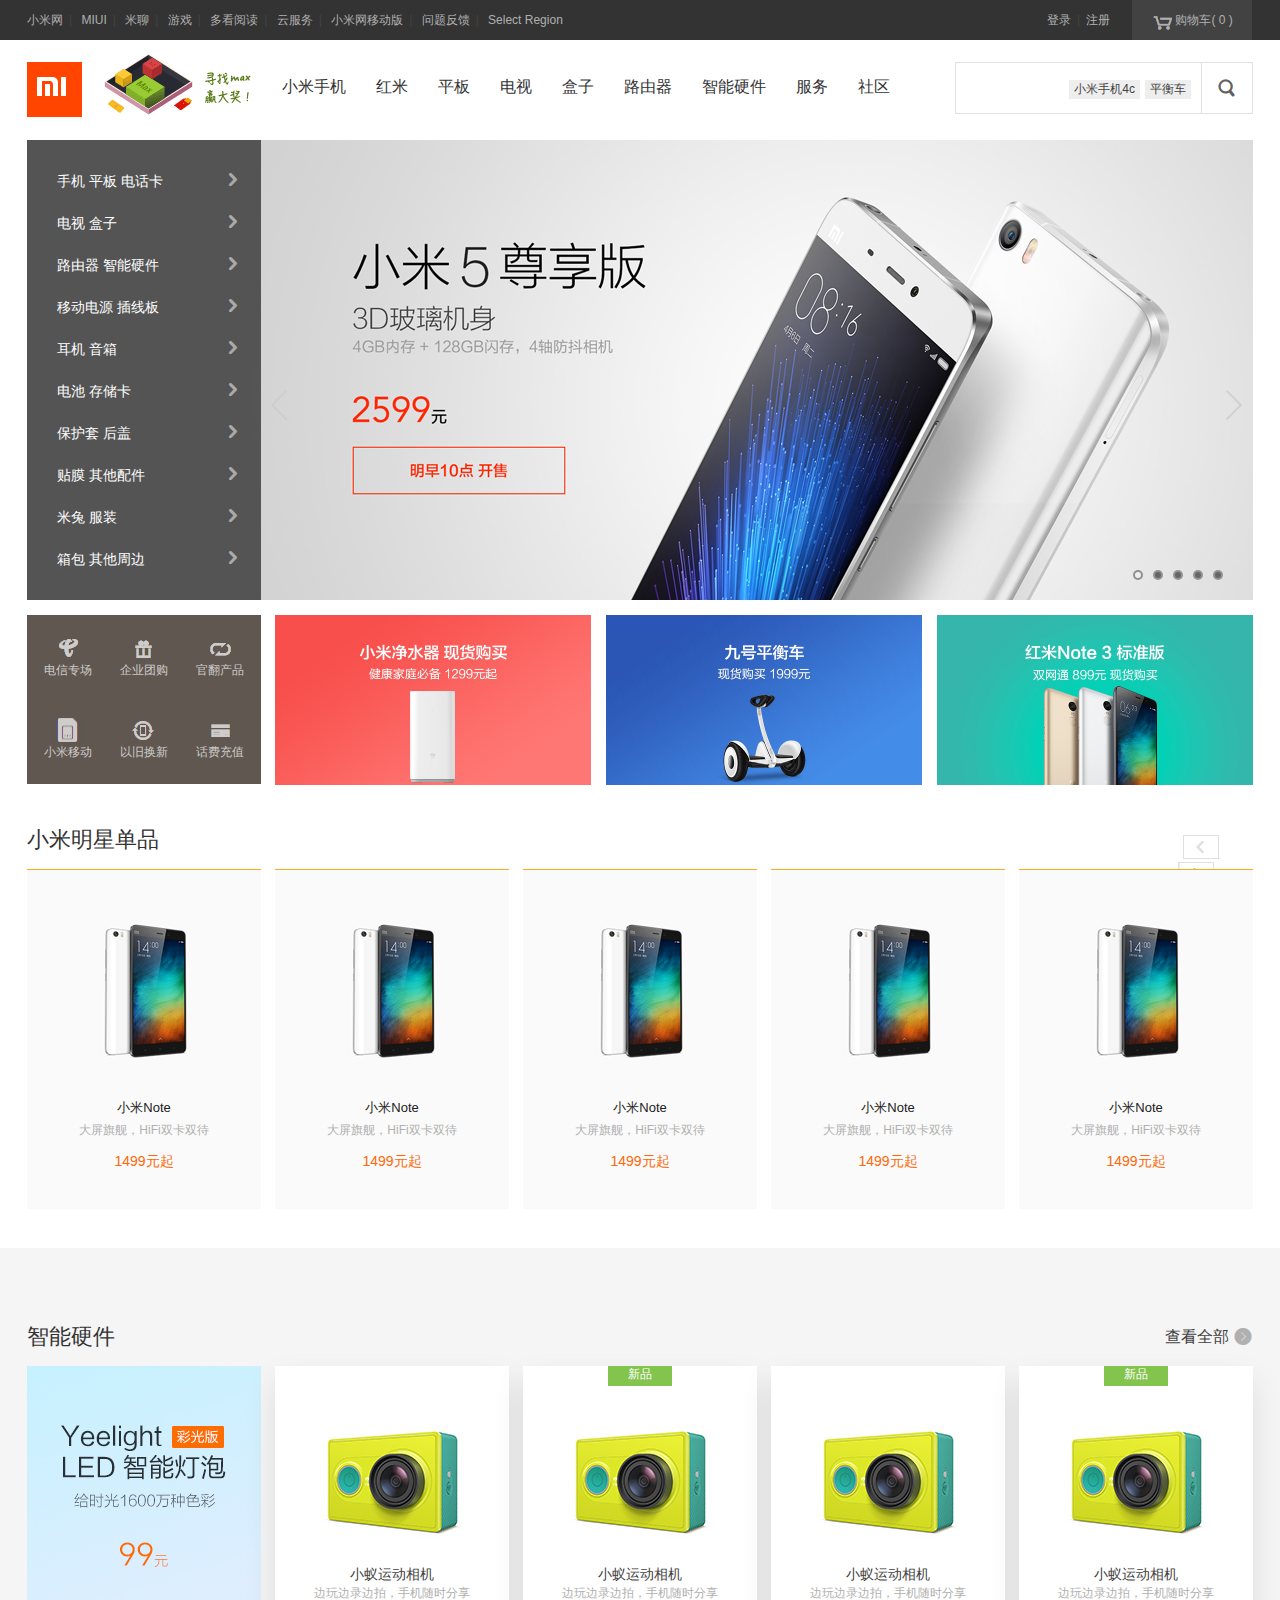
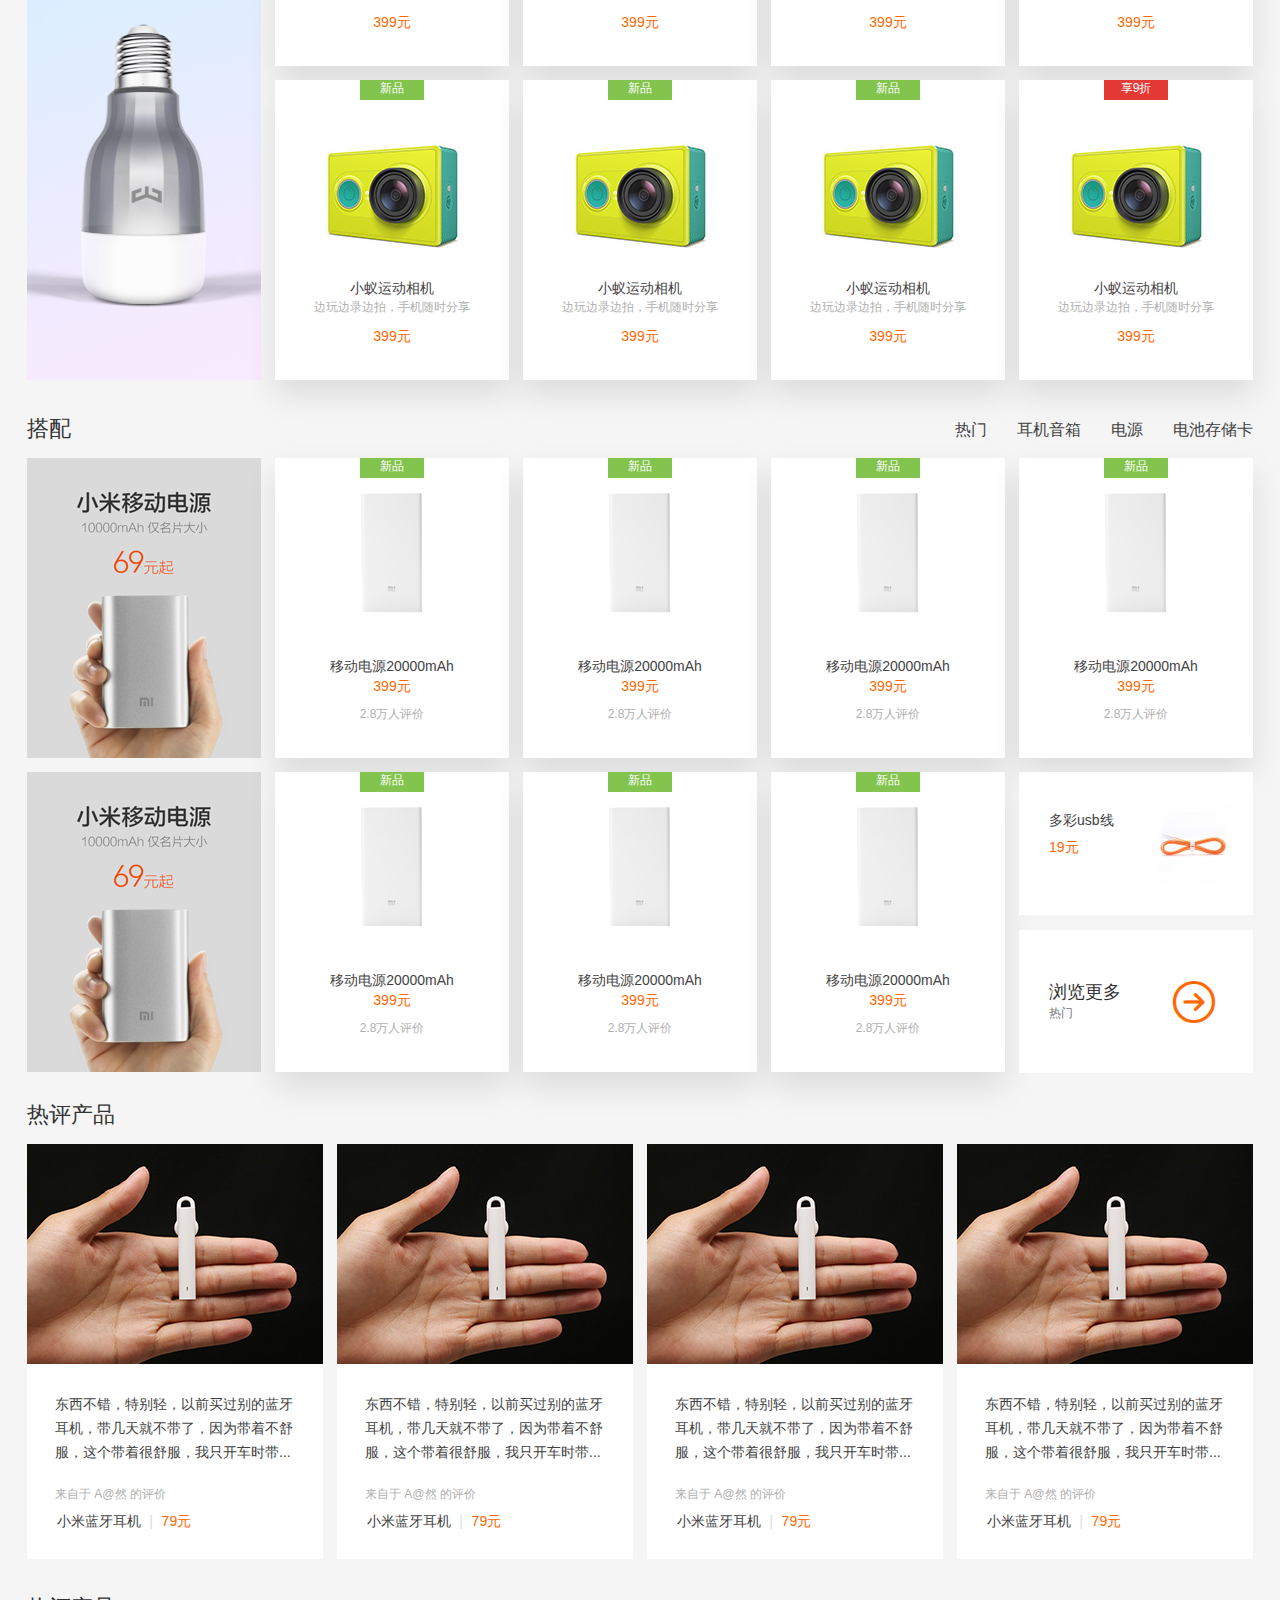
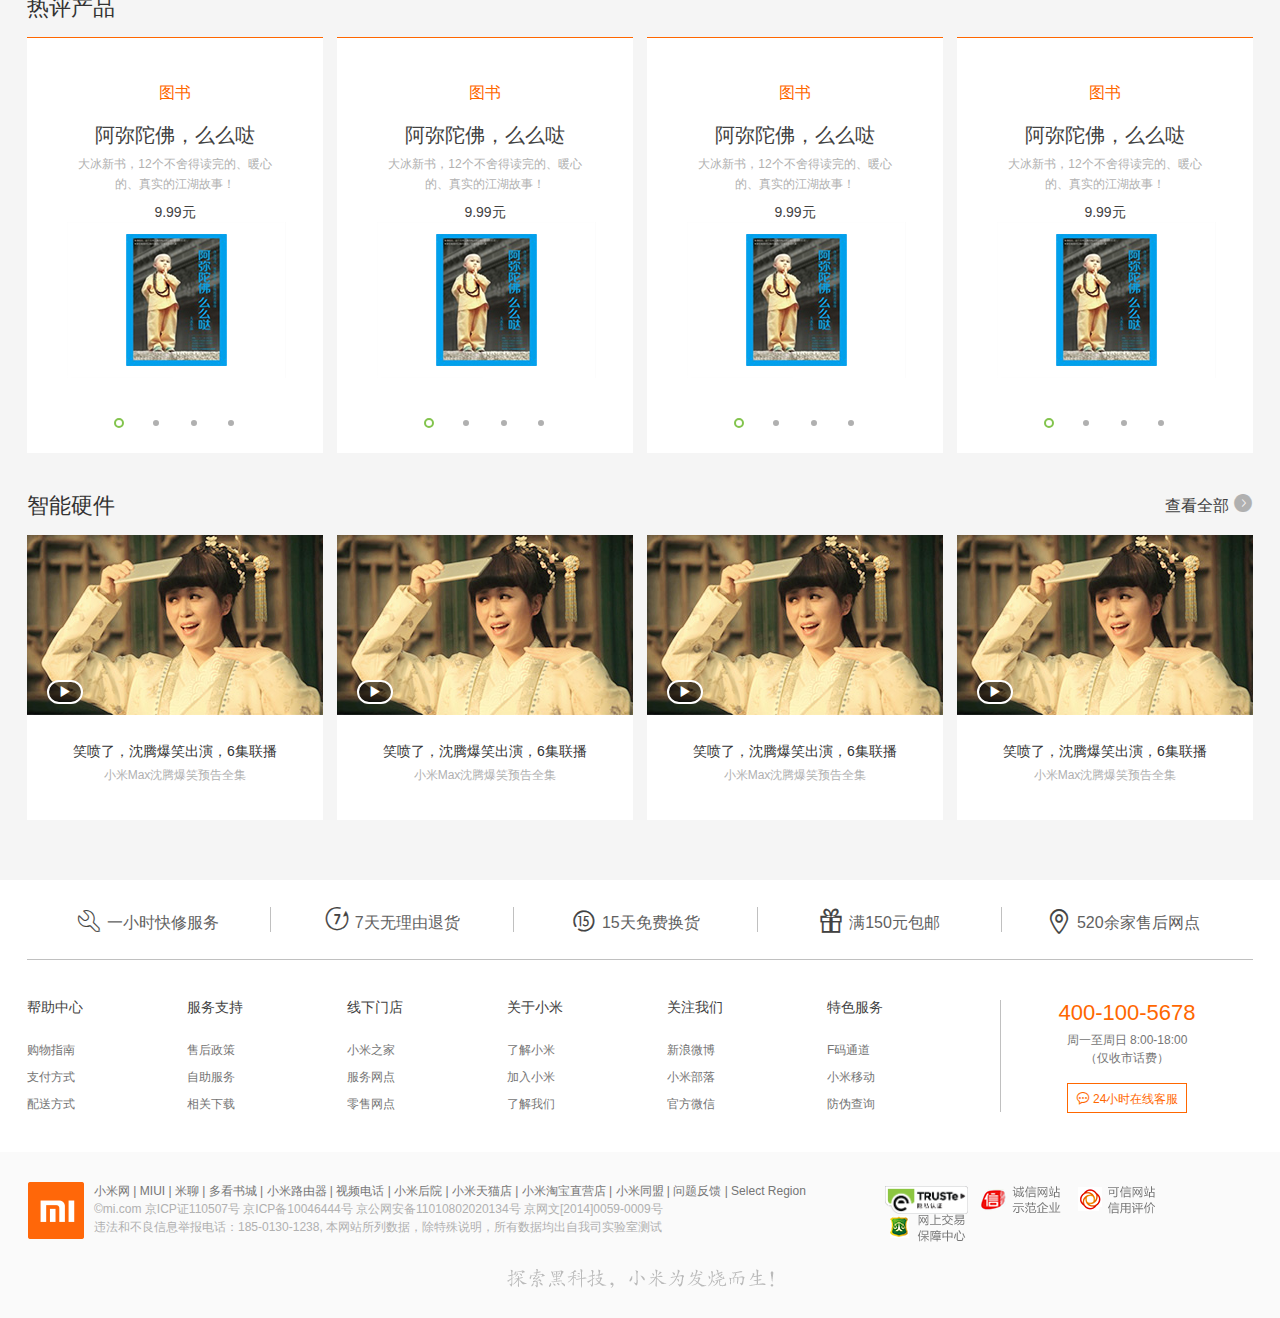
<file: homepage.html>
<!DOCTYPE html>
<html>
<head lang="en">
    <meta charset="UTF-8">
    <title>小米主页</title>
    <link rel="stylesheet" href="ux_1462642499_599513/iconfont.css"/>
    <link rel="stylesheet" href="1.0.7/iconfont.css" type="text/css"/>
    <link rel="stylesheet" href="css/homepage.css" type="text/css"/>
    <link rel="stylesheet" href="ux_1462968087_811258/iconfont.css"/>
    <script type="text/javascript" src="js/utils.js" charset="utf-8"></script>
    <script type="text/javascript" src="js/tween.js" charset="utf-8"></script>
    <script type="text/javascript" src="js/zhufengEvent.js" charset="utf-8"></script>
    <script type="text/javascript" src="js/jquery-1.11.3.min.js" charset="utf-8"></script>
    <!--<script type="text/javascript" src="js/homepage.js" charset="utf-8"></script>-->
</head>
<body>
<div class="site-head">
    <div class="w1226">
        <div class="menu">
            <a href="">小米网</a><span>|</span>
            <a href="">MIUI</a><span>|</span>
            <a href="">米聊</a><span>|</span>
            <a href="">游戏</a><span>|</span>
            <a href="">多看阅读</a><span>|</span>
            <a href="">云服务</a><span>|</span>
            <a href="">小米网移动版</a><span>|</span>
            <a href="">问题反馈</a><span>|</span>
            <a href="">Select Region</a>
        </div>
        <div class="sign">
            <a href="">登录</a><span>|</span><a href="">注册</a>
            <a class="buy-car" href=""><i class="car"></i>购物车( 0 )
                <div class="buy"><p>购物车中还没有商品，赶紧选购吧!</p></div>
            </a>

        </div>
    </div>
</div>
<!--menu-end-->
<div class="head">
    <div class="w1226">
        <a href=""><h1 class="logo"></h1></a>
        <ul class="nav" id="nav" flag="flag">
            <li class="nav-C"><a href="">
                <div class="find-Max"></div>
            </a></li>
            <li class="nav-A"><a href="">
                <span>小米手机</span>
                <div class="nav-B">
                <ul class="w1226">
                    <li class="first">
                        <div>
                            <a href=""><img src="img/mi5!160x110.jpg" alt=""/></a>
                        </div>
                        <p><a href="">小米Max</a></p>
                        <p class="nav-A-p2">1999元起</p>
                    </li>
                    <li>
                        <div>
                            <a href=""><img src="img/mi5!160x110.jpg" alt=""/></a>
                        </div>
                        <p><a href="">小米Max</a></p>
                        <p class="nav-A-p2">1999元起</p>
                    </li>
                    <li>
                        <div>
                            <a href=""><img src="img/mi5!160x110.jpg" alt=""/></a>
                        </div>
                        <p><a href="">小米Max</a></p>
                        <p class="nav-A-p2">1999元起</p>
                    </li>
                    <li>
                        <div>
                            <a href=""><img src="img/mi5!160x110.jpg" alt=""/></a>
                        </div>
                        <p><a href="">小米Max</a></p>
                        <p class="nav-A-p2">1999元起</p>
                    </li>

                </ul>
            </div>
            </a></li>
            <li class="nav-A"><a href=""><span>红米</span>
                <div class="nav-B" >
                    <ul class="w1226">
                        <li class="first">
                            <div>
                                <a href=""><img src="img/mi5!160x110.jpg" alt=""/></a>
                            </div>
                            <p><a href="">小米Max</a></p>
                            <p class="nav-A-p2">1999元起</p>
                        </li>

                        <li>
                            <div>
                                <a href=""><img src="img/mi5!160x110.jpg" alt=""/></a>
                            </div>
                            <p><a href="">小米Max</a></p>
                            <p class="nav-A-p2">1999元起</p>
                        </li>
                        <li>
                            <div>
                                <a href=""><img src="img/mi5!160x110.jpg" alt=""/></a>
                            </div>
                            <p><a href="">小米Max</a></p>
                            <p class="nav-A-p2">1999元起</p>
                        </li>
                        <li>
                            <div>
                                <a href=""><img src="img/mi5!160x110.jpg" alt=""/></a>
                            </div>
                            <p><a href="">小米Max</a></p>
                            <p class="nav-A-p2">1999元起</p>
                        </li>
                        <li>
                            <div>
                                <a href=""><img src="img/mi5!160x110.jpg" alt=""/></a>
                            </div>
                            <p><a href="">小米Max</a></p>
                            <p class="nav-A-p2">1999元起</p>
                        </li>
                    </ul>
                </div>


            </a></li>
            <li class="nav-A"><a href=""><span>平板</span>
                <div class="nav-B" >
                    <ul class="w1226">
                        <li class="first">
                            <div>
                                <a href=""><img src="img/mi5!160x110.jpg" alt=""/></a>
                            </div>
                            <p><a href="">小米Max</a></p>
                            <p class="nav-A-p2">1999元起</p>
                        </li>
                        <li>
                            <div>
                                <a href=""><img src="img/mi5!160x110.jpg" alt=""/></a>
                            </div>
                            <p><a href="">小米Max</a></p>
                            <p class="nav-A-p2">1999元起</p>
                        </li>
                        <li>
                            <div>
                                <a href=""><img src="img/mi5!160x110.jpg" alt=""/></a>
                            </div>
                            <p><a href="">小米Max</a></p>
                            <p class="nav-A-p2">1999元起</p>
                        </li>
                        <li>
                            <div>
                                <a href=""><img src="img/mi5!160x110.jpg" alt=""/></a>
                            </div>
                            <p><a href="">小米Max</a></p>
                            <p class="nav-A-p2">1999元起</p>
                        </li>
                        <li>
                            <div>
                                <a href=""><img src="img/mi5!160x110.jpg" alt=""/></a>
                            </div>
                            <p><a href="">小米Max</a></p>
                            <p class="nav-A-p2">1999元起</p>
                        </li>
                        <li>
                            <div>
                                <a href=""><img src="img/mi5!160x110.jpg" alt=""/></a>
                            </div>
                            <p><a href="">小米Max</a></p>
                            <p class="nav-A-p2">1999元起</p>
                        </li>
                    </ul>
                </div>
            </a></li>
            <li class="nav-A"><a href=""><span>电视</span>
                <div class="nav-B" >
                    <ul class="w1226">
                        <li class="first">
                            <div>
                                <a href=""><img src="img/mi5!160x110.jpg" alt=""/></a>
                            </div>
                            <p><a href="">小米Max</a></p>
                            <p class="nav-A-p2">1999元起</p>
                        </li>
                        <li>
                            <div>
                                <a href=""><img src="img/mi5!160x110.jpg" alt=""/></a>
                            </div>
                            <p><a href="">小米Max</a></p>
                            <p class="nav-A-p2">1999元起</p>
                        </li>
                        <li>
                            <div>
                                <a href=""><img src="img/mi5!160x110.jpg" alt=""/></a>
                            </div>
                            <p><a href="">小米Max</a></p>
                            <p class="nav-A-p2">1999元起</p>
                        </li>
                    </ul>
                </div>
            </a></li>
            <li class="nav-A"><a href=""><span>盒子</span>
                <div class="nav-B" >
                    <ul class="w1226">
                        <li class="first">
                            <div>
                                <a href=""><img src="img/mi5!160x110.jpg" alt=""/></a>
                            </div>
                            <p><a href="">小米Max</a></p>
                            <p class="nav-A-p2">1999元起</p>
                        </li>
                        <li>
                            <div>
                                <a href=""><img src="img/mi5!160x110.jpg" alt=""/></a>
                            </div>
                            <p><a href="">小米Max</a></p>
                            <p class="nav-A-p2">1999元起</p>
                        </li>
                        <li>
                            <div>
                                <a href=""><img src="img/mi5!160x110.jpg" alt=""/></a>
                            </div>
                            <p><a href="">小米Max</a></p>
                            <p class="nav-A-p2">1999元起</p>
                        </li>
                    </ul>
                </div>
            </a></li>
            <li class="nav-A"><a href=""><span>路由器</span>
                <div class="nav-B">
                    <ul class="w1226">
                        <li class="first">
                            <div>
                                <a href=""><img src="img/mi5!160x110.jpg" alt=""/></a>
                            </div>
                            <p><a href="">小米Max</a></p>
                            <p class="nav-A-p2">1999元起</p>
                        </li>
                        <li>
                            <div>
                                <a href=""><img src="img/mi5!160x110.jpg" alt=""/></a>
                            </div>
                            <p><a href="">小米Max</a></p>
                            <p class="nav-A-p2">1999元起</p>
                        </li>
                    </ul>
                </div>
            </a></li>
            <li class="nav-A" ><a href=""><span>智能硬件</span>
                <div class="nav-B" >
                    <ul class="w1226">
                        <li class="first">
                            <div>
                                <a href=""><img src="img/mi5!160x110.jpg" alt=""/></a>
                            </div>
                            <p><a href="">小米Max</a></p>
                            <p class="nav-A-p2">1999元起</p>
                        </li>
                        <li>
                            <div>
                                <a href=""><img src="img/mi5!160x110.jpg" alt=""/></a>
                            </div>
                            <p><a href="">小米Max</a></p>
                            <p class="nav-A-p2">1999元起</p>
                        </li>
                        <li>
                            <div>
                                <a href=""><img src="img/mi5!160x110.jpg" alt=""/></a>
                            </div>
                            <p><a href="">小米Max</a></p>
                            <p class="nav-A-p2">1999元起</p>
                        </li>
                    </ul>
                </div></a></li>
            <li class="nav-D"><a href=""><span>服务</span></a></li>
            <li class="nav-D"><a href=""><span>社区</span></a></li>
        </ul>
        <div class="search"><input class="search-left" type="text"/>
            <a class="mi" href="">小米手机4c</a><a class="mi-car" href="">平衡车</a>
            <input class="search-right" type="submit" value=" "/>
        </div>
        <!--<script type="text/javascript" src="js/homepage.js" charset="utf-8"></script>-->
    </div>
</div>
<!--head end-->
<div class="centerTop clear">
    <div class="w1226">
        <div class="pos">
            <div class="banner" id="banner">

                <!--<div><img src="" alt=""/></div>-->
                <!--<div><img src="" alt=""/></div>-->
                <!--<div><img src="" alt=""/></div>-->
                <!--<div><img src="" alt=""/></div>-->
                <div class="bannerInner">
                    <div><img src="img/mi1.jpg" alt=""/></div>
                </div>
                <ul class="bannerTip"></ul>
                <a href="javascript:;" class="bannerLeft"></a>
                <a href="javascript:;" class="bannerRight"></a>
            </div>

            <div class="subNav">
                <ul class="subUl">
                    <li class="subList">
                        <a class="subNav-left" href="">手机 平板 电话卡 <i class="iconfont">&#xe60e;</i> </a>
                        <div class="innerNav width">
                            <ul>
                                <li class="pos">
                                    <a class="innerNav-left" href="#"><img src="img/mi5bar80.jpg" alt=""/><span>小米手机5</span></a>
                                    <a class="innerNav-right" href="">选购</a>
                                </li>
                             <li class="pos">
                                    <a class="innerNav-left" href="#"><img src="img/mi5bar80.jpg" alt=""/><span>小米手机5</span></a>
                                    <a class="innerNav-right" href="">选购</a>
                                </li>
                                <li class="pos">
                                    <a class="innerNav-left" href="#"><img src="img/mi5bar80.jpg" alt=""/><span>小米手机5</span></a>
                                    <a class="innerNav-right" href="">选购</a>
                                </li>
                                 <li class="pos">
                                    <a class="innerNav-left" href="#"><img src="img/mi5bar80.jpg" alt=""/><span>小米手机5</span></a>
                                    <a class="innerNav-right" href="">选购</a>
                                </li>
                                  <li class="pos">
                                    <a class="innerNav-left" href="#"><img src="img/mi5bar80.jpg" alt=""/><span>小米手机5</span></a>
                                    <a class="innerNav-right" href="">选购</a>
                                </li>
                                <li class="pos">
                                    <a class="innerNav-left" href="#"><img src="img/mi5bar80.jpg" alt=""/><span>小米手机5</span></a>
                                    <a class="innerNav-right" href="">选购</a>
                                </li>
                            </ul><ul>
                                <li class="pos">
                                    <a class="innerNav-left" href="#"><img src="img/mi5bar80.jpg" alt=""/><span>小米手机5</span></a>
                                    <a class="innerNav-right" href="">选购</a>
                                </li>
                             <li class="pos">
                                    <a class="innerNav-left" href="#"><img src="img/mi5bar80.jpg" alt=""/><span>小米手机5</span></a>
                                    <a class="innerNav-right" href="">选购</a>
                                </li>
                                <li class="pos">
                                    <a class="innerNav-left" href="#"><img src="img/mi5bar80.jpg" alt=""/><span>小米手机5</span></a>
                                    <a class="innerNav-right" href="">选购</a>
                                </li>
                                 <li class="pos">
                                    <a class="innerNav-left" href="#"><img src="img/mi5bar80.jpg" alt=""/><span>小米手机5</span></a>
                                    <a class="innerNav-right" href="">选购</a>
                                </li>
                                  <li class="pos">
                                    <a class="innerNav-left" href="#"><img src="img/mi5bar80.jpg" alt=""/><span>小米手机5</span></a>
                                    <a class="innerNav-right" href="">选购</a>
                                </li>
                                <li class="pos">
                                    <a class="innerNav-left" href="#"><img src="img/mi5bar80.jpg" alt=""/><span>小米手机5</span></a>
                                    <a class="innerNav-right" href="">选购</a>
                                </li>
                            </ul>
                        </div>

                    </li>

                    <li class="subList">
                        <a class="subNav-left" href="">电视 盒子 <i class="iconfont">&#xe60e;</i></a>
                        <div class="innerNav width">
                            <ul>
                                <li class="pos">
                                    <a class="innerNav-left" href="#"><img src="img/mi5bar80.jpg" alt=""/><span>小米手机5</span></a>
                                    <a class="innerNav-right" href="">选购</a>
                                </li>
                                <li class="pos">
                                    <a class="innerNav-left" href="#"><img src="img/mi5bar80.jpg" alt=""/><span>小米手机5</span></a>
                                    <a class="innerNav-right" href="">选购</a>
                                </li>
                                <li class="pos">
                                    <a class="innerNav-left" href="#"><img src="img/mi5bar80.jpg" alt=""/><span>小米手机5</span></a>
                                    <a class="innerNav-right" href="">选购</a>
                                </li>
                                <li class="pos">
                                    <a class="innerNav-left" href="#"><img src="img/mi5bar80.jpg" alt=""/><span>小米手机5</span></a>
                                    <a class="innerNav-right" href="">选购</a>
                                </li>
                                <li class="pos">
                                    <a class="innerNav-left" href="#"><img src="img/mi5bar80.jpg" alt=""/><span>小米手机5</span></a>
                                    <a class="innerNav-right" href="">选购</a>
                                </li>
                                <li class="pos">
                                    <a class="innerNav-left" href="#"><img src="img/mi5bar80.jpg" alt=""/><span>小米手机5</span></a>
                                    <a class="innerNav-right" href="">选购</a>
                                </li>
                            </ul><ul>
                            <li class="pos">
                                <a class="innerNav-left" href="#"><img src="img/mi5bar80.jpg" alt=""/><span>小米手机5</span></a>
                                <a class="innerNav-right" href="">选购</a>
                            </li>
                            <li class="pos">
                                <a class="innerNav-left" href="#"><img src="img/mi5bar80.jpg" alt=""/><span>小米手机5</span></a>
                                <a class="innerNav-right" href="">选购</a>
                            </li>
                            <li class="pos">
                                <a class="innerNav-left" href="#"><img src="img/mi5bar80.jpg" alt=""/><span>小米手机5</span></a>
                                <a class="innerNav-right" href="">选购</a>
                            </li>
                            <li class="pos">
                                <a class="innerNav-left" href="#"><img src="img/mi5bar80.jpg" alt=""/><span>小米手机5</span></a>
                                <a class="innerNav-right" href="">选购</a>
                            </li>
                            <li class="pos">
                                <a class="innerNav-left" href="#"><img src="img/mi5bar80.jpg" alt=""/><span>小米手机5</span></a>
                                <a class="innerNav-right" href="">选购</a>
                            </li>
                            <li class="pos">
                                <a class="innerNav-left" href="#"><img src="img/mi5bar80.jpg" alt=""/><span>小米手机5</span></a>
                                <a class="innerNav-right" href="">选购</a>
                            </li>
                        </ul>
                        </div>
                    </li>
                    <li class="subList ">
                        <a class="subNav-left" href="">路由器 智能硬件 <i class="iconfont">&#xe60e;</i></a>
                        <div class="innerNav width">
                            <ul>
                                <li class="pos">
                                    <a class="innerNav-left" href="#"><img src="img/mi5bar80.jpg" alt=""/><span>小米手机5</span></a>
                                    <a class="innerNav-right" href="">选购</a>
                                </li>
                                <li class="pos">
                                    <a class="innerNav-left" href="#"><img src="img/mi5bar80.jpg" alt=""/><span>小米手机5</span></a>
                                    <a class="innerNav-right" href="">选购</a>
                                </li>
                                <li class="pos">
                                    <a class="innerNav-left" href="#"><img src="img/mi5bar80.jpg" alt=""/><span>小米手机5</span></a>
                                    <a class="innerNav-right" href="">选购</a>
                                </li>
                                <li class="pos">
                                    <a class="innerNav-left" href="#"><img src="img/mi5bar80.jpg" alt=""/><span>小米手机5</span></a>
                                    <a class="innerNav-right" href="">选购</a>
                                </li>
                                <li class="pos">
                                    <a class="innerNav-left" href="#"><img src="img/mi5bar80.jpg" alt=""/><span>小米手机5</span></a>
                                    <a class="innerNav-right" href="">选购</a>
                                </li>
                                <li class="pos">
                                    <a class="innerNav-left" href="#"><img src="img/mi5bar80.jpg" alt=""/><span>小米手机5</span></a>
                                    <a class="innerNav-right" href="">选购</a>
                                </li>
                            </ul><ul>
                            <li class="pos">
                                <a class="innerNav-left" href="#"><img src="img/mi5bar80.jpg" alt=""/><span>小米手机5</span></a>
                                <a class="innerNav-right" href="">选购</a>
                            </li>
                            <li class="pos">
                                <a class="innerNav-left" href="#"><img src="img/mi5bar80.jpg" alt=""/><span>小米手机5</span></a>
                                <a class="innerNav-right" href="">选购</a>
                            </li>
                            <li class="pos">
                                <a class="innerNav-left" href="#"><img src="img/mi5bar80.jpg" alt=""/><span>小米手机5</span></a>
                                <a class="innerNav-right" href="">选购</a>
                            </li>
                            <li class="pos">
                                <a class="innerNav-left" href="#"><img src="img/mi5bar80.jpg" alt=""/><span>小米手机5</span></a>
                                <a class="innerNav-right" href="">选购</a>
                            </li>
                            <li class="pos">
                                <a class="innerNav-left" href="#"><img src="img/mi5bar80.jpg" alt=""/><span>小米手机5</span></a>
                                <a class="innerNav-right" href="">选购</a>
                            </li>
                            <li class="pos">
                                <a class="innerNav-left" href="#"><img src="img/mi5bar80.jpg" alt=""/><span>小米手机5</span></a>
                                <a class="innerNav-right" href="">选购</a>
                            </li>
                        </ul>
                        </div>
                    </li>
                    <li class="subList">
                        <a class="subNav-left" href="">移动电源 插线板 <i class="iconfont">&#xe60e;</i></a>
                        <div class="innerNav">
                            <ul>
                                <li class="pos">
                                    <a class="innerNav-left" href="#"><img src="img/mi5bar80.jpg" alt=""/><span>小米手机5</span></a>
                                    <a class="innerNav-right" href="">选购</a>
                                </li>
                                <li class="pos">
                                    <a class="innerNav-left" href="#"><img src="img/mi5bar80.jpg" alt=""/><span>小米手机5</span></a>
                                    <a class="innerNav-right" href="">选购</a>
                                </li>
                                <li class="pos">
                                    <a class="innerNav-left" href="#"><img src="img/mi5bar80.jpg" alt=""/><span>小米手机5</span></a>
                                    <a class="innerNav-right" href="">选购</a>
                                </li>
                                <li class="pos">
                                    <a class="innerNav-left" href="#"><img src="img/mi5bar80.jpg" alt=""/><span>小米手机5</span></a>
                                    <a class="innerNav-right" href="">选购</a>
                                </li>
                                <li class="pos">
                                    <a class="innerNav-left" href="#"><img src="img/mi5bar80.jpg" alt=""/><span>小米手机5</span></a>
                                    <a class="innerNav-right" href="">选购</a>
                                </li>
                                <li class="pos">
                                    <a class="innerNav-left" href="#"><img src="img/mi5bar80.jpg" alt=""/><span>小米手机5</span></a>
                                    <a class="innerNav-right" href="">选购</a>
                                </li>
                            </ul>
                        </div>
                    </li>
                    <li class="subList">
                        <a class="subNav-left" href="">耳机 音箱 <i class="iconfont">&#xe60e;</i></a>
                        <div class="innerNav width">
                            <ul>
                                <li class="pos">
                                    <a class="innerNav-left" href="#"><img src="img/mi5bar80.jpg" alt=""/><span>小米手机5</span></a>
                                    <a class="innerNav-right" href="">选购</a>
                                </li>
                                <li class="pos">
                                    <a class="innerNav-left" href="#"><img src="img/mi5bar80.jpg" alt=""/><span>小米手机5</span></a>
                                    <a class="innerNav-right" href="">选购</a>
                                </li>
                                <li class="pos">
                                    <a class="innerNav-left" href="#"><img src="img/mi5bar80.jpg" alt=""/><span>小米手机5</span></a>
                                    <a class="innerNav-right" href="">选购</a>
                                </li>
                                <li class="pos">
                                    <a class="innerNav-left" href="#"><img src="img/mi5bar80.jpg" alt=""/><span>小米手机5</span></a>
                                    <a class="innerNav-right" href="">选购</a>
                                </li>
                                <li class="pos">
                                    <a class="innerNav-left" href="#"><img src="img/mi5bar80.jpg" alt=""/><span>小米手机5</span></a>
                                    <a class="innerNav-right" href="">选购</a>
                                </li>
                                <li class="pos">
                                    <a class="innerNav-left" href="#"><img src="img/mi5bar80.jpg" alt=""/><span>小米手机5</span></a>
                                    <a class="innerNav-right" href="">选购</a>
                                </li>
                            </ul><ul>
                            <li class="pos">
                                <a class="innerNav-left" href="#"><img src="img/mi5bar80.jpg" alt=""/><span>小米手机5</span></a>
                                <a class="innerNav-right" href="">选购</a>
                            </li>
                            <li class="pos">
                                <a class="innerNav-left" href="#"><img src="img/mi5bar80.jpg" alt=""/><span>小米手机5</span></a>
                                <a class="innerNav-right" href="">选购</a>
                            </li>
                            <li class="pos">
                                <a class="innerNav-left" href="#"><img src="img/mi5bar80.jpg" alt=""/><span>小米手机5</span></a>
                                <a class="innerNav-right" href="">选购</a>
                            </li>
                            <li class="pos">
                                <a class="innerNav-left" href="#"><img src="img/mi5bar80.jpg" alt=""/><span>小米手机5</span></a>
                                <a class="innerNav-right" href="">选购</a>
                            </li>
                            <li class="pos">
                                <a class="innerNav-left" href="#"><img src="img/mi5bar80.jpg" alt=""/><span>小米手机5</span></a>
                                <a class="innerNav-right" href="">选购</a>
                            </li>
                            <li class="pos">
                                <a class="innerNav-left" href="#"><img src="img/mi5bar80.jpg" alt=""/><span>小米手机5</span></a>
                                <a class="innerNav-right" href="">选购</a>
                            </li>
                        </ul>
                        </div>
                    </li>

                    <li class="subList">
                        <a class="subNav-left" href="">电池 存储卡 <i class="iconfont">&#xe60e;</i></a>
                        <div class="innerNav">
                            <ul>
                                <li class="pos">
                                    <a class="innerNav-left" href="#"><img src="img/mi5bar80.jpg" alt=""/><span>小米手机5</span></a>
                                    <a class="innerNav-right" href="">选购</a>
                                </li>
                                <li class="pos">
                                    <a class="innerNav-left" href="#"><img src="img/mi5bar80.jpg" alt=""/><span>小米手机5</span></a>
                                    <a class="innerNav-right" href="">选购</a>
                                </li>
                                <li class="pos">
                                    <a class="innerNav-left" href="#"><img src="img/mi5bar80.jpg" alt=""/><span>小米手机5</span></a>
                                    <a class="innerNav-right" href="">选购</a>
                                </li>
                                <li class="pos">
                                    <a class="innerNav-left" href="#"><img src="img/mi5bar80.jpg" alt=""/><span>小米手机5</span></a>
                                    <a class="innerNav-right" href="">选购</a>
                                </li>
                                <li class="pos">
                                    <a class="innerNav-left" href="#"><img src="img/mi5bar80.jpg" alt=""/><span>小米手机5</span></a>
                                    <a class="innerNav-right" href="">选购</a>
                                </li>
                                <li class="pos">
                                    <a class="innerNav-left" href="#"><img src="img/mi5bar80.jpg" alt=""/><span>小米手机5</span></a>
                                    <a class="innerNav-right" href="">选购</a>
                                </li>
                            </ul>
                        </div>
                    </li>
                    <li class="subList">
                        <a class="subNav-left" href="">保护套 后盖 <i class="iconfont">&#xe60e;</i></a>
                        <div class="innerNav">
                            <ul>
                                <li class="pos">
                                    <a class="innerNav-left" href="#"><img src="img/mi5bar80.jpg" alt=""/><span>小米手机5</span></a>
                                    <a class="innerNav-right" href="">选购</a>
                                </li>
                                <li class="pos">
                                    <a class="innerNav-left" href="#"><img src="img/mi5bar80.jpg" alt=""/><span>小米手机5</span></a>
                                    <a class="innerNav-right" href="">选购</a>
                                </li>
                                <li class="pos">
                                    <a class="innerNav-left" href="#"><img src="img/mi5bar80.jpg" alt=""/><span>小米手机5</span></a>
                                    <a class="innerNav-right" href="">选购</a>
                                </li>
                                <li class="pos">
                                    <a class="innerNav-left" href="#"><img src="img/mi5bar80.jpg" alt=""/><span>小米手机5</span></a>
                                    <a class="innerNav-right" href="">选购</a>
                                </li>
                                <li class="pos">
                                    <a class="innerNav-left" href="#"><img src="img/mi5bar80.jpg" alt=""/><span>小米手机5</span></a>
                                    <a class="innerNav-right" href="">选购</a>
                                </li>
                                <li class="pos">
                                    <a class="innerNav-left" href="#"><img src="img/mi5bar80.jpg" alt=""/><span>小米手机5</span></a>
                                    <a class="innerNav-right" href="">选购</a>
                                </li>
                            </ul>
                        </div>
                    </li>
                    <li class="subList">
                        <a class="subNav-left" href="">贴膜 其他配件 <i class="iconfont">&#xe60e;</i></a>
                        <div class="innerNav">
                            <ul>
                                <li class="pos">
                                    <a class="innerNav-left" href="#"><img src="img/mi5bar80.jpg" alt=""/><span>小米手机5</span></a>
                                    <a class="innerNav-right" href="">选购</a>
                                </li>
                                <li class="pos">
                                    <a class="innerNav-left" href="#"><img src="img/mi5bar80.jpg" alt=""/><span>小米手机5</span></a>
                                    <a class="innerNav-right" href="">选购</a>
                                </li>
                                <li class="pos">
                                    <a class="innerNav-left" href="#"><img src="img/mi5bar80.jpg" alt=""/><span>小米手机5</span></a>
                                    <a class="innerNav-right" href="">选购</a>
                                </li>
                                <li class="pos">
                                    <a class="innerNav-left" href="#"><img src="img/mi5bar80.jpg" alt=""/><span>小米手机5</span></a>
                                    <a class="innerNav-right" href="">选购</a>
                                </li>
                                <li class="pos">
                                    <a class="innerNav-left" href="#"><img src="img/mi5bar80.jpg" alt=""/><span>小米手机5</span></a>
                                    <a class="innerNav-right" href="">选购</a>
                                </li>
                                <li class="pos">
                                    <a class="innerNav-left" href="#"><img src="img/mi5bar80.jpg" alt=""/><span>小米手机5</span></a>
                                    <a class="innerNav-right" href="">选购</a>
                                </li>
                            </ul>
                        </div>
                    </li>
                    <li class="subList">
                        <a class="subNav-left" href="">米兔 服装 <i class="iconfont">&#xe60e;</i></a>
                        <div class="innerNav">
                            <ul>
                                <li class="pos">
                                    <a class="innerNav-left" href="#"><img src="img/mi5bar80.jpg" alt=""/><span>小米手机5</span></a>
                                    <a class="innerNav-right" href="">选购</a>
                                </li>
                                <li class="pos">
                                    <a class="innerNav-left" href="#"><img src="img/mi5bar80.jpg" alt=""/><span>小米手机5</span></a>
                                    <a class="innerNav-right" href="">选购</a>
                                </li>
                                <li class="pos">
                                    <a class="innerNav-left" href="#"><img src="img/mi5bar80.jpg" alt=""/><span>小米手机5</span></a>
                                    <a class="innerNav-right" href="">选购</a>
                                </li>
                                <li class="pos">
                                    <a class="innerNav-left" href="#"><img src="img/mi5bar80.jpg" alt=""/><span>小米手机5</span></a>
                                    <a class="innerNav-right" href="">选购</a>
                                </li>
                                <li class="pos">
                                    <a class="innerNav-left" href="#"><img src="img/mi5bar80.jpg" alt=""/><span>小米手机5</span></a>
                                    <a class="innerNav-right" href="">选购</a>
                                </li>
                                <li class="pos">
                                    <a class="innerNav-left" href="#"><img src="img/mi5bar80.jpg" alt=""/><span>小米手机5</span></a>
                                    <a class="innerNav-right" href="">选购</a>
                                </li>
                            </ul>
                        </div>
                    </li>
                    <li class="subList">
                        <a class="subNav-left" href="">箱包 其他周边 <i class="iconfont">&#xe60e;</i></a>
                        <div class="innerNav">
                            <ul>
                                <li class="pos">
                                    <a class="innerNav-left" href="#"><img src="img/mi5bar80.jpg" alt=""/><span>小米手机5</span></a>
                                    <a class="innerNav-right" href="">选购</a>
                                </li>
                                <li class="pos">
                                    <a class="innerNav-left" href="#"><img src="img/mi5bar80.jpg" alt=""/><span>小米手机5</span></a>
                                    <a class="innerNav-right" href="">选购</a>
                                </li>
                                <li class="pos">
                                    <a class="innerNav-left" href="#"><img src="img/mi5bar80.jpg" alt=""/><span>小米手机5</span></a>
                                    <a class="innerNav-right" href="">选购</a>
                                </li>
                                <li class="pos">
                                    <a class="innerNav-left" href="#"><img src="img/mi5bar80.jpg" alt=""/><span>小米手机5</span></a>
                                    <a class="innerNav-right" href="">选购</a>
                                </li>
                                <li class="pos">
                                    <a class="innerNav-left" href="#"><img src="img/mi5bar80.jpg" alt=""/><span>小米手机5</span></a>
                                    <a class="innerNav-right" href="">选购</a>
                                </li>
                                <li class="pos">
                                    <a class="innerNav-left" href="#"><img src="img/mi5bar80.jpg" alt=""/><span>小米手机5</span></a>
                                    <a class="innerNav-right" href="">选购</a>
                                </li>
                            </ul>
                        </div>
                    </li>
                </ul>
            </div>
        </div>
        <div class="mobile">
            <ul>
                <li class="card">
                    <ol>
                        <li class="cardT"><a href=""><i class="iA"></i>电信专场</a></li>
                        <li class="cardT"><a href=""><i class="iB"></i>企业团购</a></li>
                        <li class="cardT"><a href=""><i class="iC"></i>官翻产品</a></li>
                        <li class="cardBo"><a href=""><i class="iD"></i>小米移动</a></li>
                        <li class="cardBo"><a href=""><i class="iE"></i>以旧换新</a></li>
                        <li class="cardBo"><a href=""><i class="iF"></i>话费充值</a></li>
                    </ol>
                </li>
                <li class="cardA"><a href=""><img src="img/jingshuiqi.jpg" alt=""/></a></li>
                <li class="cardB"><a href=""><img src="img/pinghengche.jpg" alt=""/></a></li>
                <li class="cardB"><a href=""><img src="img/redmi.jpg" alt=""/></a></li>
            </ul>

        </div>
        <!-- 四图end-->
        <div class="bannerBox ">
            <div class="bannerTop">
                <h2 class="title">小米明星单品</h2>

                <div>
                    <a class="title-left" href="javascript:;"></a>
                    <a class="title-right" href="javascript:;"></a>
                </div>
            </div>

            <div class="banner2 w1226">
                <ul class="bannerInner2" id="bannerInner2" >
                    <li>
                        <a href="">
                            <img src="img/T1FOA.jpg" alt=""/>

                            <h3>小米Note</h3>
                        </a>

                        <p class="HiFi">大屏旗舰，HiFi双卡双待</p>

                        <p class="money">1499元起</p>
                    </li>
                    <li>
                        <a href="">
                            <img src="img/T1FOA.jpg" alt=""/>

                            <h3>小米Note</h3>
                        </a>

                        <p class="HiFi">大屏旗舰，HiFi双卡双待</p>

                        <p class="money">1499元起</p>
                    </li>
                    <li>
                        <a href="">
                            <img src="img/T1FOA.jpg" alt=""/>

                            <h3>小米Note</h3>
                        </a>

                        <p class="HiFi">大屏旗舰，HiFi双卡双待</p>

                        <p class="money">1499元起</p>
                    </li>
                    <li>
                        <a href="">
                            <img src="img/T1FOA.jpg" alt=""/>

                            <h3>小米Note</h3>
                        </a>

                        <p class="HiFi">大屏旗舰，HiFi双卡双待</p>

                        <p class="money">1499元起</p>
                    </li>
                    <li>
                        <a href="">
                            <img src="img/T1FOA.jpg" alt=""/>

                            <h3>小米Note</h3>
                        </a>

                        <p class="HiFi">大屏旗舰，HiFi双卡双待</p>

                        <p class="money">1499元起</p>
                    </li>
                    <li>
                        <a href="">
                            <img src="img/T1FOA.jpg" alt=""/>

                            <h3>小米Note</h3>
                        </a>

                        <p class="HiFi">大屏旗舰，HiFi双卡双待</p>

                        <p class="money">1499元起</p>
                    </li>
                    <li>
                        <a href="">
                            <img src="img/T1FOA.jpg" alt=""/>

                            <h3>小米Note</h3>
                        </a>

                        <p class="HiFi">大屏旗舰，HiFi双卡双待</p>

                        <p class="money">1499元起</p>
                    </li>
                    <li>
                        <a href="">
                            <img src="img/T1FOA.jpg" alt=""/>

                            <h3>小米Note</h3>
                        </a>

                        <p class="HiFi">大屏旗舰，HiFi双卡双待</p>

                        <p class="money">1499元起</p>
                    </li>
                    <li>
                        <a href="">
                            <img src="img/T1FOA.jpg" alt=""/>

                            <h3>小米Note</h3>
                        </a>

                        <p class="HiFi">大屏旗舰，HiFi双卡双待</p>

                        <p class="money">1499元起</p>
                    </li>
                    <li>
                        <a href="">
                            <img src="img/T1FOA.jpg" alt=""/>

                            <h3>小米Note</h3>
                        </a>

                        <p class="HiFi">大屏旗舰，HiFi双卡双待</p>

                        <p class="money">1499元起</p>
                    </li>
                </ul>

            </div>
        </div>
    </div>
</div>
<!--top end-->
<div class="center clear">
    <div class="w1226">
        <div class="centerTitle">
            <h4>智能硬件</h4>

            <div class="centerTitle-pos">
                <a href="">
                    查看全部
                    <i class="Hui-iconfont">&#xe69a;</i>
                </a>
            </div>
        </div>
        <div>
            <a class="dengpao" href=""><img src="img/dengpao.jpg" alt=""/></a>
            <ul class="newThing">
                <li class="list pos">
                    <div class="newThing-one"><a href=""><img src="img/xaingji.jpg" alt=""/></a></div>
                    <h3 class="smallH3"><a href="">小蚁运动相机</a></h3>

                    <p class="newThing-one-p1">边玩边录边拍，手机随时分享</p>

                    <p class="newThing-one-p2"><span>399</span>元</p>
                </li>
                <li class="list pos">
                    <div class="newThing-one "><a href=""><img src="img/xaingji.jpg" alt=""/></a></div>
                    <h3 class="smallH3"><a href="">小蚁运动相机</a></h3>

                    <p class="newThing-one-p1">边玩边录边拍，手机随时分享</p>

                    <p class="newThing-one-p2"><span>399</span>元</p>

                    <div class="hot">新品</div>
                </li>
                <li class="list pos">
                    <div class="newThing-one"><a href=""><img src="img/xaingji.jpg" alt=""/></a></div>
                    <h3 class="smallH3"><a href="">小蚁运动相机</a></h3>

                    <p class="newThing-one-p1">边玩边录边拍，手机随时分享</p>

                    <p class="newThing-one-p2"><span>399</span>元</p>
                </li>
                <li class="list pos">
                    <div class="newThing-one "><a href=""><img src="img/xaingji.jpg" alt=""/></a></div>
                    <h3 class="smallH3"><a href="">小蚁运动相机</a></h3>

                    <p class="newThing-one-p1">边玩边录边拍，手机随时分享</p>

                    <p class="newThing-one-p2"><span>399</span>元</p>

                    <div class="hot">新品</div>
                </li>
                <li class="list pos">
                    <div class="newThing-one "><a href=""><img src="img/xaingji.jpg" alt=""/></a></div>
                    <h3 class="smallH3"><a href="">小蚁运动相机</a></h3>

                    <p class="newThing-one-p1">边玩边录边拍，手机随时分享</p>

                    <p class="newThing-one-p2"><span>399</span>元</p>

                    <div class="hot">新品</div>
                </li>
                <li class="list pos">
                    <div class="newThing-one "><a href=""><img src="img/xaingji.jpg" alt=""/></a></div>
                    <h3 class="smallH3"><a href="">小蚁运动相机</a></h3>

                    <p class="newThing-one-p1">边玩边录边拍，手机随时分享</p>

                    <p class="newThing-one-p2"><span>399</span>元</p>

                    <div class="hot">新品</div>
                </li>
                <li class="list pos">
                    <div class="newThing-one "><a href=""><img src="img/xaingji.jpg" alt=""/></a></div>
                    <h3 class="smallH3"><a href="">小蚁运动相机</a></h3>

                    <p class="newThing-one-p1">边玩边录边拍，手机随时分享</p>

                    <p class="newThing-one-p2"><span>399</span>元</p>

                    <div class="hot">新品</div>
                </li>
                <li class="list pos">
                    <div class="newThing-one "><a href=""><img src="img/xaingji.jpg" alt=""/></a></div>
                    <h3 class="smallH3"><a href="">小蚁运动相机</a></h3>

                    <p class="newThing-one-p1">边玩边录边拍，手机随时分享</p>

                    <p class="newThing-one-p2"><span>399</span>元</p>

                    <div class="sale">享9折</div>
                </li>
            </ul>
        </div>
        <!-- 智能硬件end-->
        <div class="centerTitle pos">
            <h4>搭配</h4>
            <ul>
                <li>电池存储卡</li>
                <li>电源</li>
                <li>耳机音箱</li>
                <li>热门</li>
            </ul>
        </div>
        <div class="power">
            <div class="powerIn">
                <ul class="powerInLeft">
                    <li><a href=""><img src="img/dianyuan.jpg" alt=""/></a></li>
                    <li><a href=""><img src="img/dianyuan.jpg" alt=""/></a></li>
                </ul>
                <ul class="powerInRight">
                    <li class="list pos">
                        <div class="newThing-one "><a href=""><img src="img/yidongdianyuan.jpg" alt=""/></a></div>
                        <h3 class="smallH3"><a href="">移动电源20000mAh</a></h3>

                        <p class="newThing-one-p2"><span>399</span>元</p>

                        <p class="newThing-one-p1">2.8万人评价</p>

                        <div class="hot">新品</div>
                    </li>
                    <li class="list pos">
                        <div class="newThing-one "><a href=""><img src="img/yidongdianyuan.jpg" alt=""/></a></div>
                        <h3 class="smallH3"><a href="">移动电源20000mAh</a></h3>

                        <p class="newThing-one-p2"><span>399</span>元</p>

                        <p class="newThing-one-p1">2.8万人评价</p>

                        <div class="hot">新品</div>
                    </li>
                    <li class="list pos">
                        <div class="newThing-one "><a href=""><img src="img/yidongdianyuan.jpg" alt=""/></a></div>
                        <h3 class="smallH3"><a href="">移动电源20000mAh</a></h3>

                        <p class="newThing-one-p2"><span>399</span>元</p>

                        <p class="newThing-one-p1">2.8万人评价</p>

                        <div class="hot">新品</div>
                    </li>
                    <li class="list pos">
                        <div class="newThing-one "><a href=""><img src="img/yidongdianyuan.jpg" alt=""/></a></div>
                        <h3 class="smallH3"><a href="">移动电源20000mAh</a></h3>

                        <p class="newThing-one-p2"><span>399</span>元</p>

                        <p class="newThing-one-p1">2.8万人评价</p>

                        <div class="hot">新品</div>
                    </li>
                    <li class="list pos">
                        <div class="newThing-one "><a href=""><img src="img/yidongdianyuan.jpg" alt=""/></a></div>
                        <h3 class="smallH3"><a href="">移动电源20000mAh</a></h3>

                        <p class="newThing-one-p2"><span>399</span>元</p>

                        <p class="newThing-one-p1">2.8万人评价</p>

                        <div class="hot">新品</div>
                    </li>
                    <li class="list pos">
                        <div class="newThing-one "><a href=""><img src="img/yidongdianyuan.jpg" alt=""/></a></div>
                        <h3 class="smallH3"><a href="">移动电源20000mAh</a></h3>

                        <p class="newThing-one-p2"><span>399</span>元</p>

                        <p class="newThing-one-p1">2.8万人评价</p>

                        <div class="hot">新品</div>
                    </li>
                    <li class="list pos">
                        <div class="newThing-one "><a href=""><img src="img/yidongdianyuan.jpg" alt=""/></a></div>
                        <h3 class="smallH3"><a href="">移动电源20000mAh</a></h3>

                        <p class="newThing-one-p2"><span>399</span>元</p>

                        <p class="newThing-one-p1">2.8万人评价</p>

                        <div class="hot">新品</div>
                    </li>
                    <li class="more">
                        <ul>
                            <li class="moreTop pos">
                                <div class="lastImg"><a href=""><img src="img/shujuxian.jpg" alt=""/></a></div>
                                <h3 class="moreTop-h3"><a class="moreTop-a" href="">多彩usb线</a></h3>

                                <p class="newThing-one-p2 lastP"><span>19</span>元</p>
                            </li>
                            <li class="moreBottom pos">
                                <a class="seaMore" href="">
                                    浏览更多
                                    <span class="moreBottom-hot">热门</span>
                                </a>

                                <div class="moreBottom-right">
                                    <a href=""><i class="iconfont">&#xe60c;</i></a>
                                </div>
                            </li>
                        </ul>
                    </li>
                </ul>
            </div>
        </div>
        <!--center one end-->
        <div class="center-hot">
            <div class="centerTitle">
                <h4>热评产品</h4>
            </div>
            <div class="review">
                <ul>
                    <li class="reviewList">
                        <div class="reviewImg">
                            <a href=""><img src="img/upan.jpg" alt=""/></a>
                        </div>
                        <p class="reviewP1"><a href="">东西不错，特别轻，以前买过别的蓝牙耳机，带几天就不带了，因为带着不舒服，这个带着很舒服，我只开车时带...</a></p>

                        <p class="reviewP2"> 来自于 A@然 的评价 </p>

                        <div class="review-bot">
                            <h3 class="reviewH3"><a href="">小米蓝牙耳机</a></h3>
                            <span class="reviewS">|</span>

                            <p class="howMoney"><span>79</span>元</p>

                        </div>
                    </li>
                    <li class="reviewList">
                        <div class="reviewImg">
                            <a href=""><img src="img/upan.jpg" alt=""/></a>
                        </div>
                        <p class="reviewP1"><a href="">东西不错，特别轻，以前买过别的蓝牙耳机，带几天就不带了，因为带着不舒服，这个带着很舒服，我只开车时带...</a></p>

                        <p class="reviewP2"> 来自于 A@然 的评价 </p>

                        <div class="review-bot">
                            <h3 class="reviewH3"><a href="">小米蓝牙耳机</a></h3>
                            <span class="reviewS">|</span>

                            <p class="howMoney"><span>79</span>元</p>

                        </div>
                    </li>
                    <li class="reviewList">
                        <div class="reviewImg">
                            <a href=""><img src="img/upan.jpg" alt=""/></a>
                        </div>
                        <p class="reviewP1"><a href="">东西不错，特别轻，以前买过别的蓝牙耳机，带几天就不带了，因为带着不舒服，这个带着很舒服，我只开车时带...</a></p>

                        <p class="reviewP2"> 来自于 A@然 的评价 </p>

                        <div class="review-bot">
                            <h3 class="reviewH3"><a href="">小米蓝牙耳机</a></h3>
                            <span class="reviewS">|</span>

                            <p class="howMoney"><span>79</span>元</p>

                        </div>
                    </li>
                    <li class="reviewList">
                        <div class="reviewImg">
                            <a href=""><img src="img/upan.jpg" alt=""/></a>
                        </div>
                        <p class="reviewP1"><a href="">东西不错，特别轻，以前买过别的蓝牙耳机，带几天就不带了，因为带着不舒服，这个带着很舒服，我只开车时带...</a></p>

                        <p class="reviewP2"> 来自于 A@然 的评价 </p>

                        <div class="review-bot">
                            <h3 class="reviewH3"><a href="">小米蓝牙耳机</a></h3>
                            <span class="reviewS">|</span>

                            <p class="howMoney"><span>79</span>元</p>

                        </div>
                    </li>
                </ul>
            </div>
        </div>
        <!-- centerhot end-->
        <div class="content">
            <div class="centerTitle">
                <h4>热评产品</h4>
            </div>
            <div class="contentIn">
                <ul class="contentInUl">
                    <li class="contentInLi pos">
                        <h3 class="book">图书</h3>
                        <h4 class="memeda"><a href="">阿弥陀佛，么么哒</a></h4>

                        <p class="newBook"><a href="">大冰新书，12个不舍得读完的、暖心的、真实的江湖故事！</a></p>

                        <p class="bookPay"><a href="">9.99元</a></p>

                        <div class="bookList">
                            <ul>
                                <li><a href=""><img src="img/memeda.jpg" alt=""/></a></li>
                            </ul>
                            <ol>
                                <li class="bookBg"><span></span></li>
                                <li><span></span></li>
                                <li><span></span></li>
                                <li><span></span></li>
                            </ol>
                        </div>
                        <a class="bookLeft Hui-iconfont" href="">&#xe6d4;</a>
                        <a class="bookRight  Hui-iconfont" href="">&#xe6d7;</a>
                    </li>
                    <li class="contentInLi pos">
                        <h3 class="book">图书</h3>
                        <h4 class="memeda"><a href="">阿弥陀佛，么么哒</a></h4>

                        <p class="newBook"><a href="">大冰新书，12个不舍得读完的、暖心的、真实的江湖故事！</a></p>

                        <p class="bookPay"><a href="">9.99元</a></p>

                        <div class="bookList">
                            <ul>
                                <li><a href=""><img src="img/memeda.jpg" alt=""/></a></li>
                            </ul>
                            <ol>
                                <li class="bookBg"><span></span></li>
                                <li><span></span></li>
                                <li><span></span></li>
                                <li><span></span></li>
                            </ol>
                        </div>
                        <a class="bookLeft Hui-iconfont" href="">&#xe6d4;</a>
                        <a class="bookRight  Hui-iconfont" href="">&#xe6d7;</a>
                    </li>
                    <li class="contentInLi pos">
                        <h3 class="book">图书</h3>
                        <h4 class="memeda"><a href="">阿弥陀佛，么么哒</a></h4>

                        <p class="newBook"><a href="">大冰新书，12个不舍得读完的、暖心的、真实的江湖故事！</a></p>

                        <p class="bookPay"><a href="">9.99元</a></p>

                        <div class="bookList">
                            <ul>
                                <li><a href=""><img src="img/memeda.jpg" alt=""/></a></li>
                            </ul>
                            <ol>
                                <li class="bookBg"><span></span></li>
                                <li><span></span></li>
                                <li><span></span></li>
                                <li><span></span></li>
                            </ol>
                        </div>
                        <a class="bookLeft Hui-iconfont" href="">&#xe6d4;</a>
                        <a class="bookRight  Hui-iconfont" href="">&#xe6d7;</a>
                    </li>
                    <li class="contentInLi pos">
                        <h3 class="book">图书</h3>
                        <h4 class="memeda"><a href="">阿弥陀佛，么么哒</a></h4>

                        <p class="newBook"><a href="">大冰新书，12个不舍得读完的、暖心的、真实的江湖故事！</a></p>

                        <p class="bookPay"><a href="">9.99元</a></p>

                        <div class="bookList">
                            <ul>
                                <li><a href=""><img src="img/memeda.jpg" alt=""/></a></li>
                            </ul>
                            <ol>
                                <li class="bookBg"><span></span></li>
                                <li><span></span></li>
                                <li><span></span></li>
                                <li><span></span></li>
                            </ol>
                        </div>
                        <a class="bookLeft Hui-iconfont" href="">&#xe6d4;</a>
                        <a class="bookRight  Hui-iconfont" href="">&#xe6d7;</a>
                    </li>
                </ul>
            </div>
        </div>
        <!-- content end-->
        <div class="hardware">
            <div class="centerTitle pos">
                <h4>智能硬件</h4>

                <div class="centerTitle-pos">
                    <a href="">
                        查看全部
                        <i class="iconfont">&#xe60b;</i>
                    </a>
                </div>
            </div>
            <div class="video">
                <ul class="videoUl">
                    <li class="videoList pos">
                        <div class="mali"><a href=""><img src="img/mali.jpg" alt=""/><span><i class="iconfont">
                            &#xe601;</i></span></a></div>
                        <h3 class="videoH3"><a href="">笑喷了，沈腾爆笑出演，6集联播</a></h3>

                        <p>小米Max沈腾爆笑预告全集</p>
                    </li>
                    <li class="videoList pos">
                        <div class="mali"><a href=""><img src="img/mali.jpg" alt=""/><span><i class="iconfont">
                            &#xe601;</i></span></a></div>
                        <h3 class="videoH3"><a href="">笑喷了，沈腾爆笑出演，6集联播</a></h3>

                        <p>小米Max沈腾爆笑预告全集</p>
                    </li>
                    <li class="videoList pos">
                        <div class="mali"><a href=""><img src="img/mali.jpg" alt=""/><span><i class="iconfont">
                            &#xe601;</i></span></a></div>
                        <h3 class="videoH3"><a href="">笑喷了，沈腾爆笑出演，6集联播</a></h3>

                        <p>小米Max沈腾爆笑预告全集</p>
                    </li>
                    <li class="videoList pos">
                        <div class="mali"><a href=""><img src="img/mali.jpg" alt=""/><span><i class="iconfont">
                            &#xe601;</i></span></a></div>
                        <h3 class="videoH3"><a href="">笑喷了，沈腾爆笑出演，6集联播</a></h3>

                        <p>小米Max沈腾爆笑预告全集</p>
                    </li>
                </ul>
            </div>
        </div>
    </div>
</div>
<!--center end-->
<div class="bottom">
    <div class="w1226">
        <div class="footerT">
            <div class="bottom-top">
                <ul>
                    <li class="bottom-top-bg"><a href=""><i class="iconfont">&#xe606;</i>一小时快修服务</a></li>
                    <li><a href=""><i class="iconfont">&#xe610;</i>7天无理由退货</a></li>
                    <li><a href=""><i class="iconfont">&#xe602;</i>15天免费换货</a></li>
                    <li><a href=""><i class="iconfont">&#xe600;</i>满150元包邮</a></li>
                    <li><a href=""><i class="iconfont">&#xe604;</i>520余家售后网点</a></li>
                </ul>
            </div>
            <div class="bottom-center">
                <dl>
                    <dt>帮助中心</dt>
                    <dd><a href="">购物指南</a></dd>
                    <dd><a href="">支付方式</a></dd>
                    <dd><a href="">配送方式</a></dd>
                </dl>
                <dl>
                    <dt>服务支持</dt>
                    <dd><a href="">售后政策</a></dd>
                    <dd><a href="">自助服务</a></dd>
                    <dd><a href="">相关下载</a></dd>
                </dl>
                <dl>
                    <dt>线下门店</dt>
                    <dd><a href="">小米之家</a></dd>
                    <dd><a href="">服务网点</a></dd>
                    <dd><a href="">零售网点</a></dd>
                </dl>
                <dl>
                    <dt>关于小米</dt>
                    <dd><a href="">了解小米</a></dd>
                    <dd><a href="">加入小米</a></dd>
                    <dd><a href="">了解我们</a></dd>
                </dl>
                <dl>
                    <dt>关注我们</dt>
                    <dd><a href="">新浪微博</a></dd>
                    <dd><a href="">小米部落</a></dd>
                    <dd><a href="">官方微信</a></dd>
                </dl>
                <dl>
                    <dt>特色服务</dt>
                    <dd><a href="">F码通道</a></dd>
                    <dd><a href="">小米移动</a></dd>
                    <dd><a href="">防伪查询</a></dd>
                </dl>
                <div class="bottom-right">
                    <p class="bottom-right-p1">400-100-5678</p>

                    <p class="bottom-right-p2">
                        <span class="bottom-right-s1">周一至周日 8:00-18:00 </span>
                        <span class="bottom-right-s2">（仅收市话费）</span>
                    </p>
                    <a class="bottom-right-bot" href=""><i class="Hui-iconfont">&#xe622;</i> 24小时在线客服</a>
                </div>
            </div>
        </div>
    </div>
    <div class="footerB">
        <div class="w1226">
            <div class="footerB-center">
                <div class="bot-logo"></div>
                <div class="footerB-left">
                    <p class="footerB-p1">
                        <a href="">小米网</a><span> | </span>
                        <a href="">MIUI</a><span> | </span>
                        <a href="">米聊</a><span> | </span>
                        <a href="">多看书城</a><span> | </span>
                        <a href="">小米路由器</a><span> | </span>
                        <a href="">视频电话</a><span> | </span>
                        <a href="">小米后院</a><span> | </span>
                        <a href="">小米天猫店</a><span> | </span>
                        <a href="">小米淘宝直营店</a><span> | </span>
                        <a href="">小米同盟</a><span> | </span>
                        <a href="">问题反馈</a><span> | </span>
                        <a href="">Select Region</a>
                    </p>

                    <p class="footerB-p2">
                        ©<a href="">mi.com</a>
                        京ICP证110507号 京ICP备10046444号
                        <a href="">京公网安备11010802020134号 </a>
                        <a href="">京网文[2014]0059-0009号</a>
                        <br/>
                        违法和不良信息举报电话：185-0130-1238, 本网站所列数据，除特殊说明，所有数据均出自我司实验室测试
                    </p>
                </div>
                <div class="footerB-Right">
                    <a href=""><img src="img/seal.png" alt=""/></a>
                    <a href=""><img src="img/seal2.png" alt=""/></a>
                    <a href=""><img src="img/seal3.png" alt=""/></a>
                    <a href=""><img src="img/seal4.png" alt=""/></a>
                </div>

            </div>
            <div class="footerB-bot clear"></div>
        </div>
    </div>
</div>


</body>
</html>
<script type="text/javascript" src="js/homepage.js" charset="utf-8"></script>
</file>
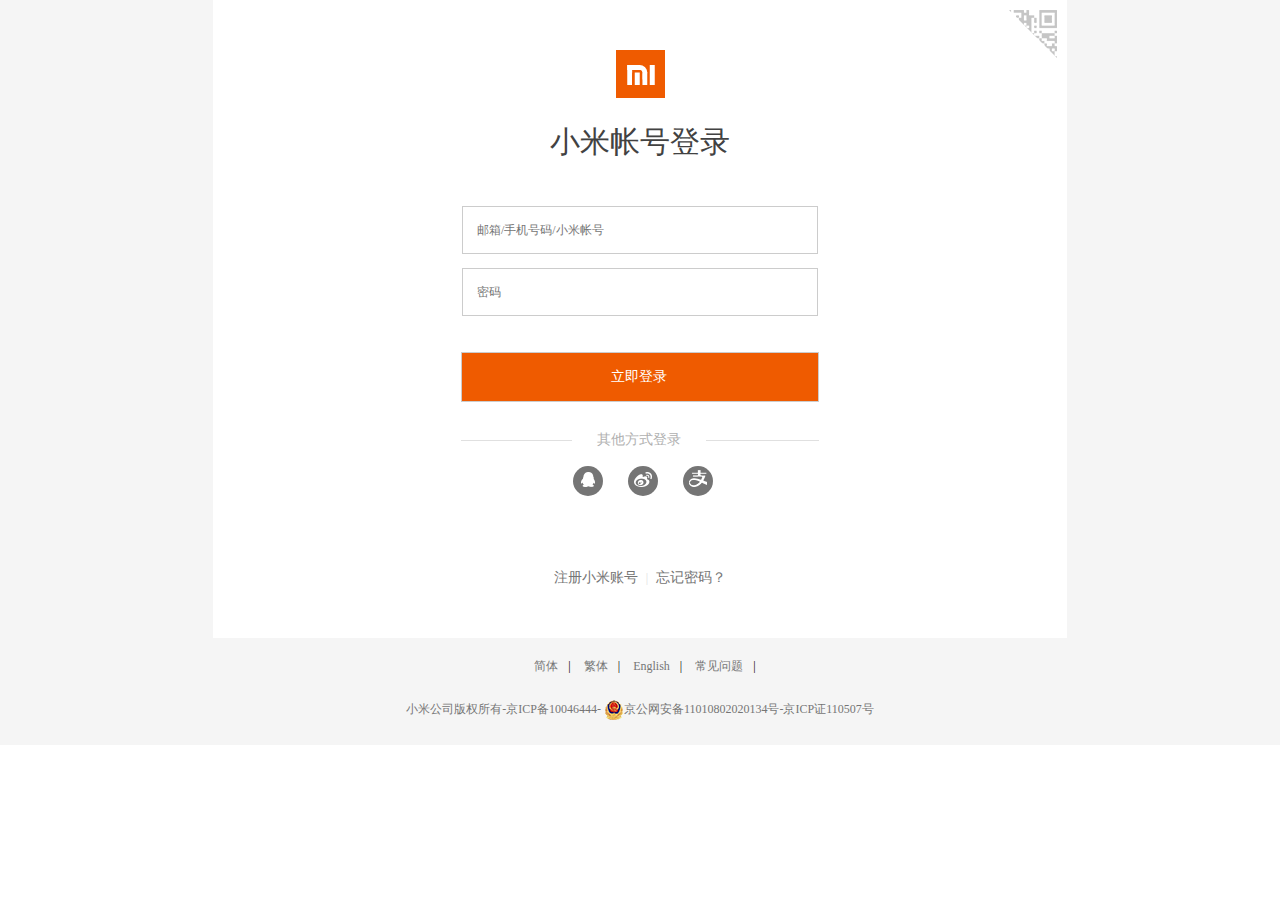
<file: 小米登录.html>
<!DOCTYPE html>
<html>
<head lang="en">
    <meta charset="UTF-8">
    <meta name="viewport"
          content="width=device-width, user-scalable=no, initial-scale=1.0, maximum-scale=1.0, minimum-scale=1.0"/>
    <title></title>
    <link rel="stylesheet" href="css/sign.css" type="text/css"/>
</head>
<body>
<div class="wrapper">
<div class="wrap">
    <a class="code" href=""></a>
    <div class="top">
        <div class="im"><img src="img/Mi.png" alt=""/></div>
        <h4>小米帐号登录</h4>
    </div>
    <div class="center">
        <input class="inputA" type="text" placeholder="邮箱/手机号码/小米帐号"/>
        <input class="inputB" type="text" placeholder="密码"/>
        <div class="fgx"></div>
        <input class="inputC" type="button" value="立即登录"/>
        <p>其他方式登录</p>
        <i></i>
        <div class="on"><a class="leftA" href=""><span class="qq"></span></a><a href=""><span class="weibo"></span></a><a
                href=""><span class="pay"></span></a></div>
    </div>
    <div class="bottom">
        <div><a href="javascript:;">注册小米账号</a><span> | </span><a href="javascript:;">忘记密码？</a></div>
    </div>
</div>
    <div class="over">
    <ul >
        <li><a href="javascript:;">简体</a>|</li>
        <li><a href="javascript:;">繁体</a>|</li>
        <li><a href="javascript:;">English</a>|</li>
        <li><a href="javascript:;">常见问题</a>|</li>
    </ul>
    </div>
    <p class="police"><span><a href="">小米公司版权所有-京ICP备10046444-</a></span> <img src="img/ghs.png" alt=""/><span><a href="">京公网安备11010802020134号</a></span><span><a href="">-京ICP证110507号</a></span></p>
</div>

</body>
</html>
</file>
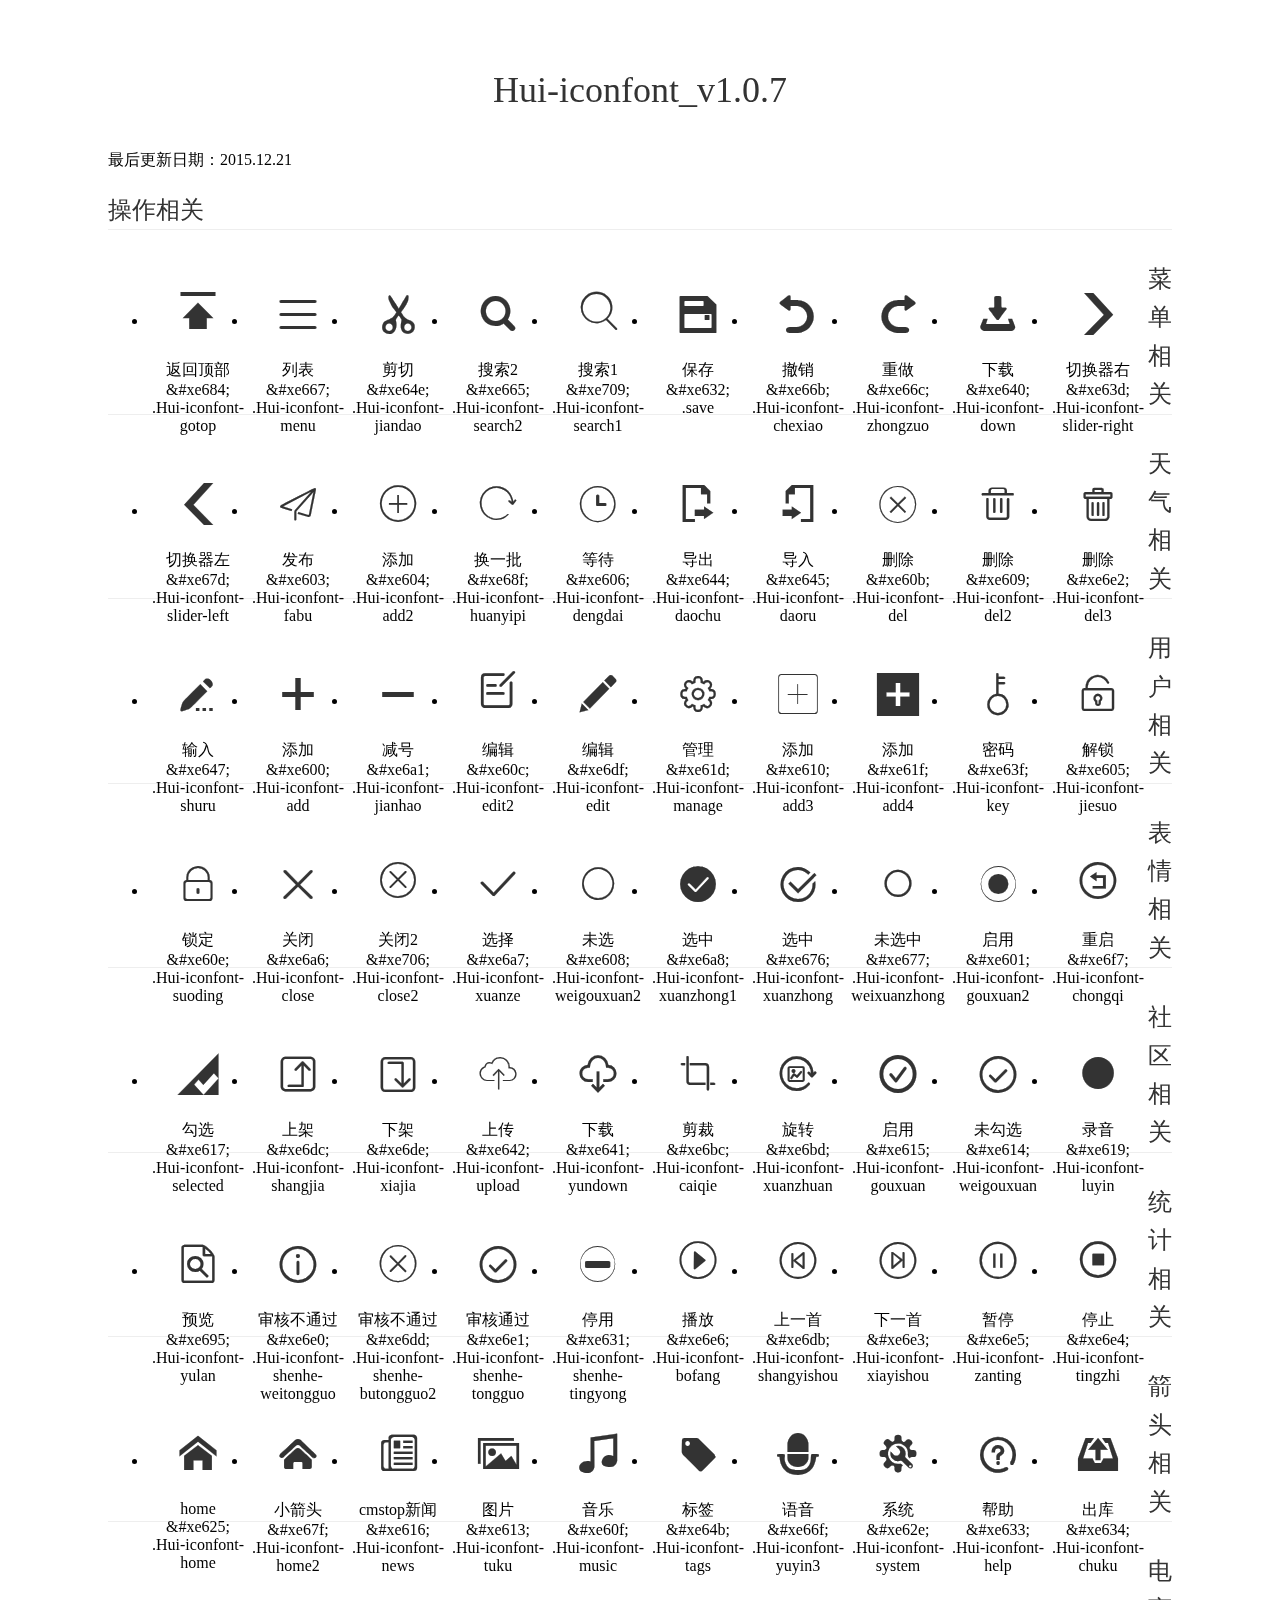
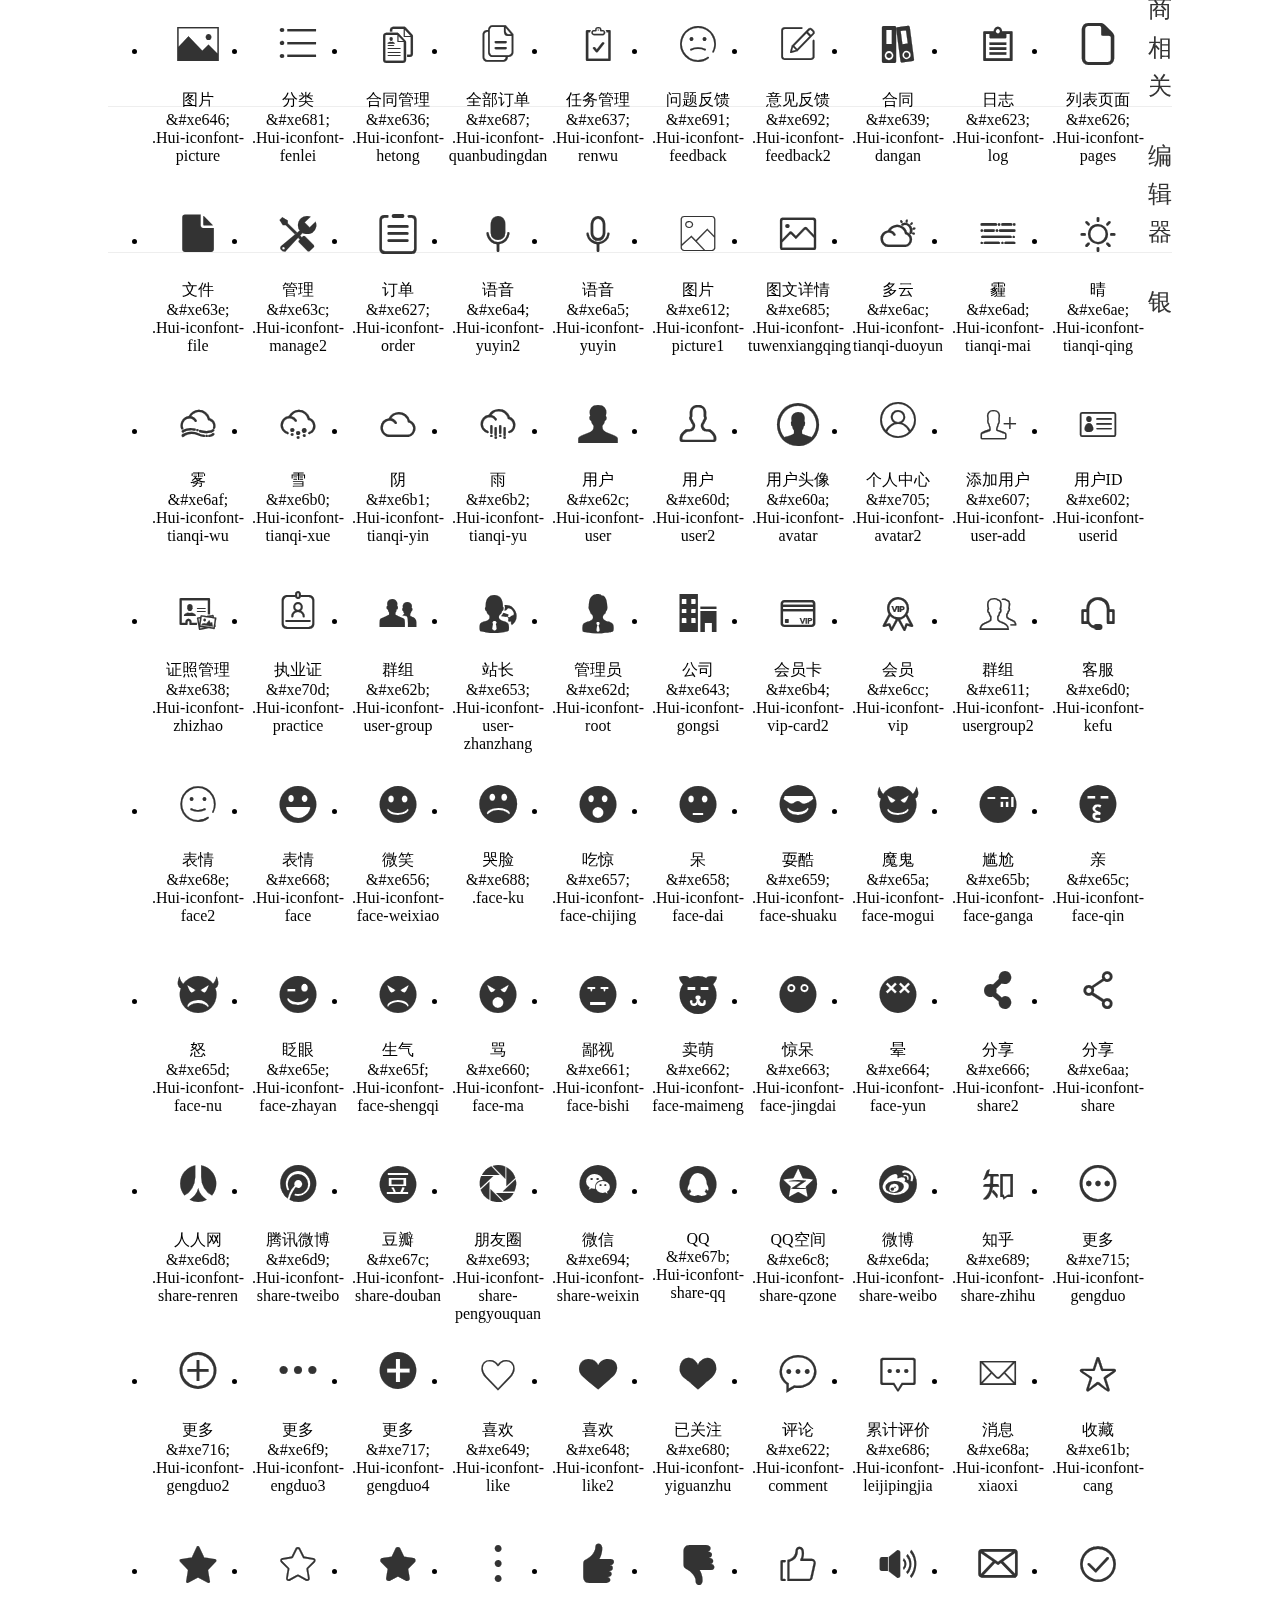
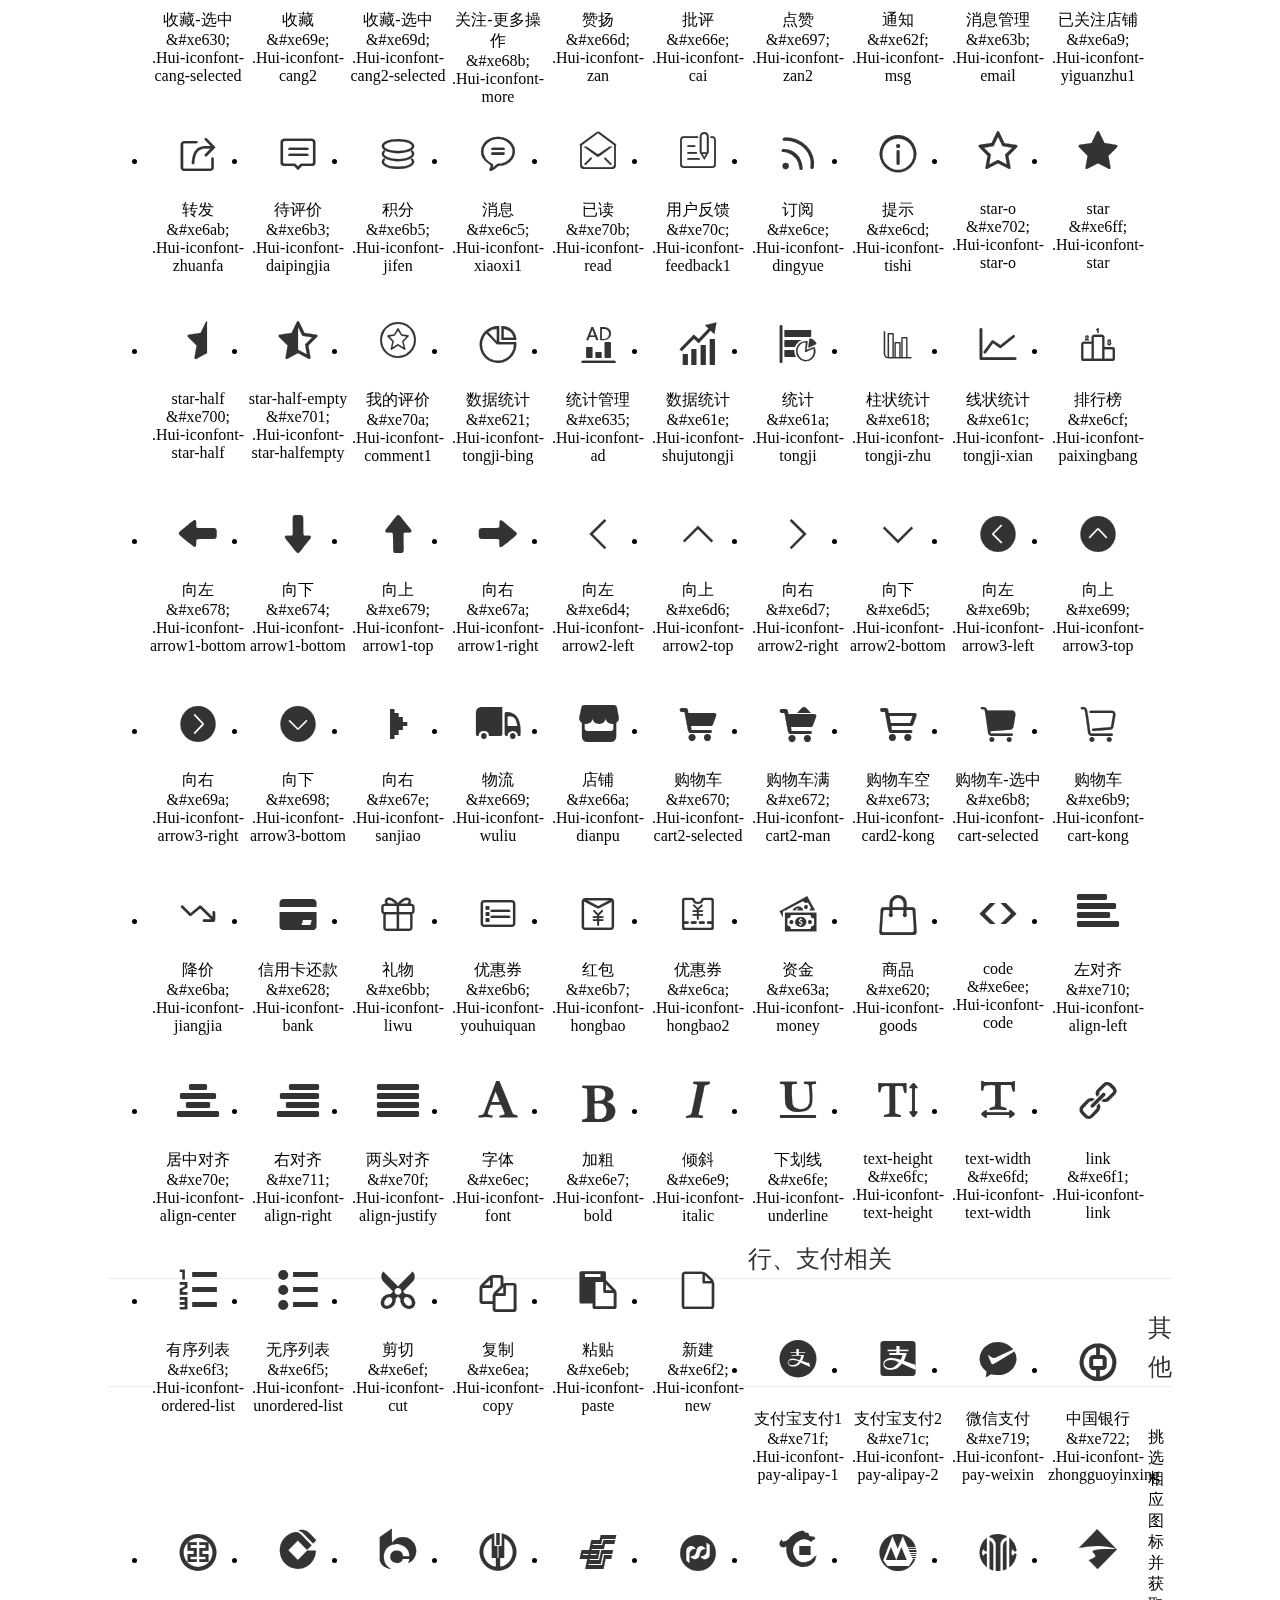
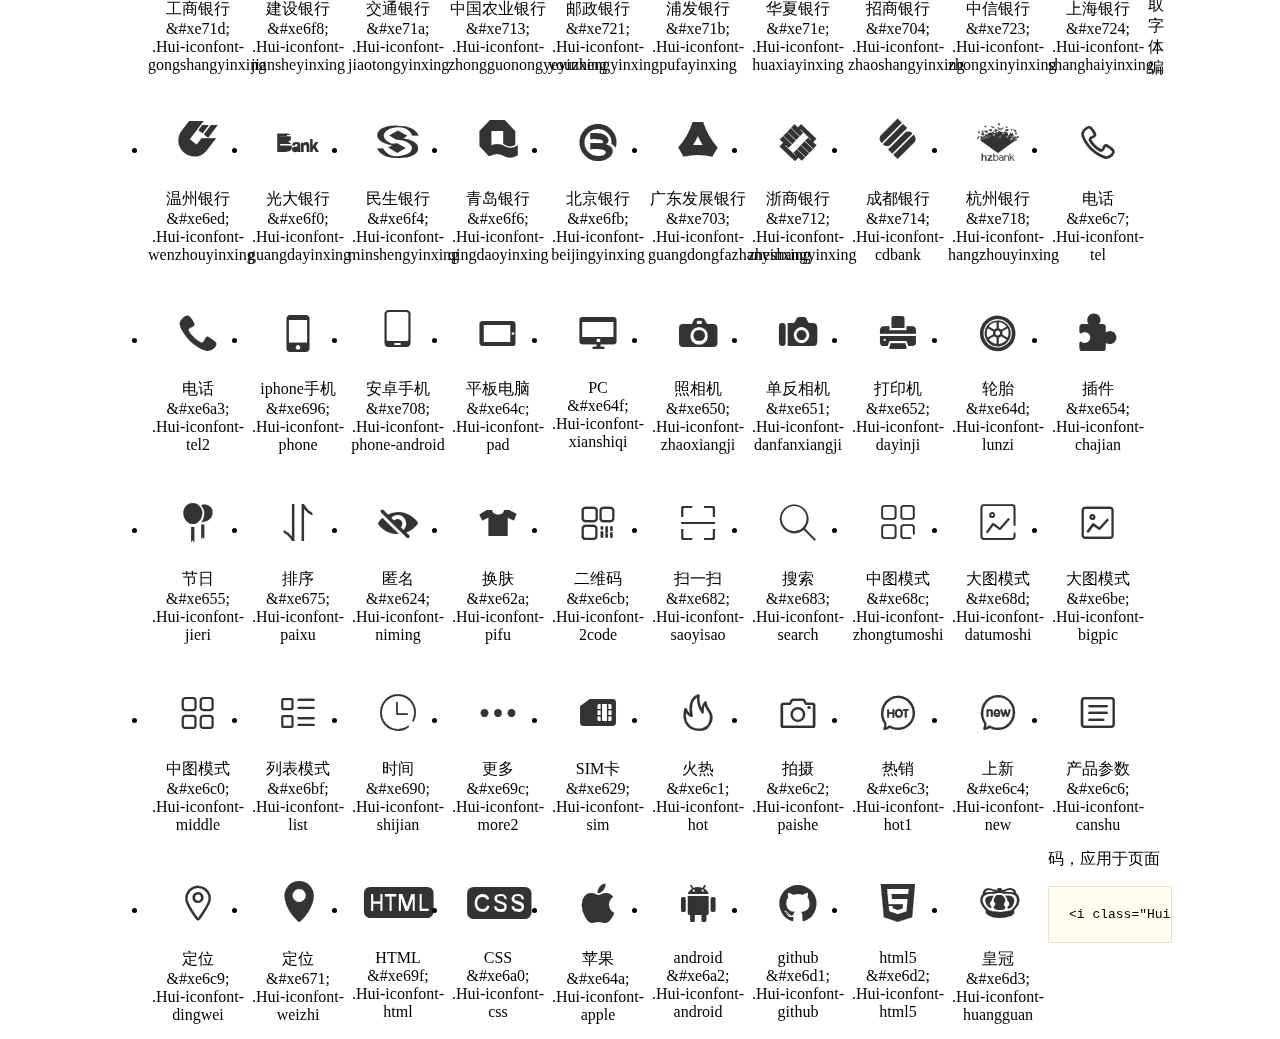
<file: 1.0.7/demo.html>
<!DOCTYPE html>
<html>
<head>
<meta charset="utf-8"/>
<title>IconFont</title>
<link href="http://static.h-ui.net/h-ui/css/H-ui.min.css" rel="stylesheet" type="text/css" />
<link rel="stylesheet" href="iconfont.css">
<style type="text/css">
.main {padding: 30px 100px;}
.main h1{font-size:36px; line-height:1.6; color:#333; text-align:center;margin-bottom:30px; font-weight:normal}
.main h2{ font-size:24px;line-height:1.6;color:#333;margin-bottom:30px; border-bottom: 1px solid #eee; font-weight:normal}

.helps { margin-top: 40px}
.helps pre{padding: 20px;margin: 10px 0;border: solid 1px #e7e1cd;background-color: #fffdef;overflow: auto}
.icon_lists li{float: left;width: 100px;height: 190px;text-align: center}
.icon_lists .Hui-iconfont{font-size: 42px;line-height: 100px;margin: 10px 0;color: #333;-webkit-transition: font-size 0.25s ease-out 0s;-moz-transition: font-size 0.25s ease-out 0s;transition: font-size 0.25s ease-out 0s}
.icon_lists .Hui-iconfont:hover { font-size: 100px}
</style>
</head>
<body>
<div class="main">
	<h1>Hui-iconfont_v1.0.7</h1>
	<p class="text-c c-999">最后更新日期：2015.12.21</p>
	<h2>操作相关</h2>
	<ul class="icon_lists cl">
		<li> <i class="icon Hui-iconfont">&#xe684;</i>
			<div class="name">返回顶部</div>
			<div class="code">&amp;#xe684;</div>
			<div class="fontclass">.Hui-iconfont-gotop</div>
		</li>
		<li><i class="icon Hui-iconfont">&#xe667;</i>
            <div class="name">列表</div>
            <div class="code">&amp;#xe667;</div>
            <div class="fontclass">.Hui-iconfont-menu</div>
        </li>
		<li> <i class="icon Hui-iconfont">&#xe64e;</i>
			<div class="name">剪切</div>
			<div class="code">&amp;#xe64e;</div>
			<div class="fontclass">.Hui-iconfont-jiandao</div>
		</li>
		<li> <i class="icon Hui-iconfont">&#xe665;</i>
			<div class="name">搜索2</div>
			<div class="code">&amp;#xe665;</div>
			<div class="fontclass">.Hui-iconfont-search2</div>
		</li>
		<li>
        	<i class="icon Hui-iconfont">&#xe709;</i>
            <div class="name">搜索1</div>
            <div class="code">&amp;#xe709;</div>
            <div class="fontclass">.Hui-iconfont-search1</div>
        </li>
		<li> <i class="icon Hui-iconfont">&#xe632;</i>
			<div class="name">保存</div>
			<div class="code">&amp;#xe632;</div>
			<div class="fontclass">.save</div>
		</li>
		<li> <i class="icon Hui-iconfont">&#xe66b;</i>
			<div class="name">撤销</div>
			<div class="code">&amp;#xe66b;</div>
			<div class="fontclass">.Hui-iconfont-chexiao</div>
		</li>
		<li> <i class="icon Hui-iconfont">&#xe66c;</i>
			<div class="name">重做</div>
			<div class="code">&amp;#xe66c;</div>
			<div class="fontclass">.Hui-iconfont-zhongzuo</div>
		</li>
		<li> <i class="icon Hui-iconfont">&#xe640;</i>
			<div class="name">下载</div>
			<div class="code">&amp;#xe640;</div>
			<div class="fontclass">.Hui-iconfont-down</div>
		</li>
		<li> <i class="icon Hui-iconfont">&#xe63d;</i>
			<div class="name">切换器右</div>
			<div class="code">&amp;#xe63d;</div>
			<div class="fontclass">.Hui-iconfont-slider-right</div>
		</li>
		<li> <i class="icon Hui-iconfont">&#xe67d;</i>
			<div class="name">切换器左</div>
			<div class="code">&amp;#xe67d;</div>
			<div class="fontclass">.Hui-iconfont-slider-left</div>
		</li>
		<li> <i class="icon Hui-iconfont">&#xe603;</i>
			<div class="name">发布</div>
			<div class="code">&amp;#xe603;</div>
			<div class="fontclass">.Hui-iconfont-fabu</div>
		</li>
		<li> <i class="icon Hui-iconfont">&#xe604;</i>
			<div class="name">添加</div>
			<div class="code">&amp;#xe604;</div>
			<div class="fontclass">.Hui-iconfont-add2</div>
		</li>
		<li> <i class="icon Hui-iconfont">&#xe68f;</i>
			<div class="name">换一批</div>
			<div class="code">&amp;#xe68f;</div>
			<div class="fontclass">.Hui-iconfont-huanyipi</div>
		</li>
		<li> <i class="icon Hui-iconfont">&#xe606;</i>
			<div class="name">等待</div>
			<div class="code">&amp;#xe606;</div>
			<div class="fontclass">.Hui-iconfont-dengdai</div>
		</li>
		<li> <i class="icon Hui-iconfont">&#xe644;</i>
			<div class="name">导出</div>
			<div class="code">&amp;#xe644;</div>
			<div class="fontclass">.Hui-iconfont-daochu</div>
		</li>
		<li> <i class="icon Hui-iconfont">&#xe645;</i>
			<div class="name">导入</div>
			<div class="code">&amp;#xe645;</div>
			<div class="fontclass">.Hui-iconfont-daoru</div>
		</li>
		<li> <i class="icon Hui-iconfont">&#xe60b;</i>
			<div class="name">删除</div>
			<div class="code">&amp;#xe60b;</div>
			<div class="fontclass">.Hui-iconfont-del</div>
		</li>
		<li> <i class="icon Hui-iconfont">&#xe609;</i>
			<div class="name">删除</div>
			<div class="code">&amp;#xe609;</div>
			<div class="fontclass">.Hui-iconfont-del2</div>
		</li>
		<li> <i class="icon Hui-iconfont">&#xe6e2;</i>
			<div class="name">删除</div>
			<div class="code">&amp;#xe6e2;</div>
			<div class="fontclass">.Hui-iconfont-del3</div>
		</li>
		<li> <i class="icon Hui-iconfont">&#xe647;</i>
			<div class="name">输入</div>
			<div class="code">&amp;#xe647;</div>
			<div class="fontclass">.Hui-iconfont-shuru</div>
		</li>
		<li> <i class="icon Hui-iconfont">&#xe600;</i>
			<div class="name">添加</div>
			<div class="code">&amp;#xe600;</div>
			<div class="fontclass">.Hui-iconfont-add</div>
		</li>
		<li> <i class="icon Hui-iconfont">&#xe6a1;</i>
			<div class="name">减号</div>
			<div class="code">&amp;#xe6a1;</div>
			<div class="fontclass">.Hui-iconfont-jianhao</div>
		</li>
		<li> <i class="icon Hui-iconfont">&#xe60c;</i>
			<div class="name">编辑</div>
			<div class="code">&amp;#xe60c;</div>
			<div class="fontclass">.Hui-iconfont-edit2</div>
		</li>
		<li> <i class="icon Hui-iconfont">&#xe6df;</i>
			<div class="name">编辑</div>
			<div class="code">&amp;#xe6df;</div>
			<div class="fontclass">.Hui-iconfont-edit</div>
		</li>
		<li> <i class="icon Hui-iconfont">&#xe61d;</i>
			<div class="name">管理</div>
			<div class="code">&amp;#xe61d;</div>
			<div class="fontclass">.Hui-iconfont-manage</div>
		</li>
		<li> <i class="icon Hui-iconfont">&#xe610;</i>
			<div class="name">添加</div>
			<div class="code">&amp;#xe610;</div>
			<div class="fontclass">.Hui-iconfont-add3</div>
		</li>
		<li> <i class="icon Hui-iconfont">&#xe61f;</i>
			<div class="name">添加</div>
			<div class="code">&amp;#xe61f;</div>
			<div class="fontclass">.Hui-iconfont-add4</div>
		</li>
		<li> <i class="icon Hui-iconfont">&#xe63f;</i>
			<div class="name">密码</div>
			<div class="code">&amp;#xe63f;</div>
			<div class="fontclass">.Hui-iconfont-key</div>
		</li>
		<li> <i class="icon Hui-iconfont">&#xe605;</i>
			<div class="name">解锁</div>
			<div class="code">&amp;#xe605;</div>
			<div class="fontclass">.Hui-iconfont-jiesuo</div>
		</li>
		<li> <i class="icon Hui-iconfont">&#xe60e;</i>
			<div class="name">锁定</div>
			<div class="code">&amp;#xe60e;</div>
			<div class="fontclass">.Hui-iconfont-suoding</div>
		</li>
		<li> <i class="icon Hui-iconfont">&#xe6a6;</i>
			<div class="name">关闭</div>
			<div class="code">&amp;#xe6a6;</div>
			<div class="fontclass">.Hui-iconfont-close</div>
		</li>
		<li>
        	<i class="icon Hui-iconfont">&#xe706;</i>
            <div class="name">关闭2</div>
            <div class="code">&amp;#xe706;</div>
            <div class="fontclass">.Hui-iconfont-close2</div>
        </li>
		<li> <i class="icon Hui-iconfont">&#xe6a7;</i>
			<div class="name">选择</div>
			<div class="code">&amp;#xe6a7;</div>
			<div class="fontclass">.Hui-iconfont-xuanze</div>
		</li>
		<li> <i class="icon Hui-iconfont">&#xe608;</i>
			<div class="name">未选</div>
			<div class="code">&amp;#xe608;</div>
			<div class="fontclass">.Hui-iconfont-weigouxuan2</div>
		</li>
		<li> <i class="icon Hui-iconfont">&#xe6a8;</i>
			<div class="name">选中</div>
			<div class="code">&amp;#xe6a8;</div>
			<div class="fontclass">.Hui-iconfont-xuanzhong1</div>
		</li>
		<li> <i class="icon Hui-iconfont">&#xe676;</i>
			<div class="name">选中</div>
			<div class="code">&amp;#xe676;</div>
			<div class="fontclass">.Hui-iconfont-xuanzhong</div>
		</li>
		<li> <i class="icon Hui-iconfont">&#xe677;</i>
			<div class="name">未选中</div>
			<div class="code">&amp;#xe677;</div>
			<div class="fontclass">.Hui-iconfont-weixuanzhong</div>
		</li>
		<li> <i class="icon Hui-iconfont">&#xe601;</i>
			<div class="name">启用</div>
			<div class="code">&amp;#xe601;</div>
			<div class="fontclass">.Hui-iconfont-gouxuan2</div>
		</li>
		<li> <i class="icon Hui-iconfont">&#xe6f7;</i>
			<div class="name">重启</div>
			<div class="code">&amp;#xe6f7;</div>
			<div class="fontclass">.Hui-iconfont-chongqi</div>
		</li>
		<li> <i class="icon Hui-iconfont">&#xe617;</i>
			<div class="name">勾选</div>
			<div class="code">&amp;#xe617;</div>
			<div class="fontclass">.Hui-iconfont-selected</div>
		</li>
		<li> <i class="icon Hui-iconfont">&#xe6dc;</i>
			<div class="name">上架</div>
			<div class="code">&amp;#xe6dc;</div>
			<div class="fontclass">.Hui-iconfont-shangjia</div>
		</li>
		<li> <i class="icon Hui-iconfont">&#xe6de;</i>
			<div class="name">下架</div>
			<div class="code">&amp;#xe6de;</div>
			<div class="fontclass">.Hui-iconfont-xiajia</div>
		</li>
		<li> <i class="icon Hui-iconfont">&#xe642;</i>
			<div class="name">上传</div>
			<div class="code">&amp;#xe642;</div>
			<div class="fontclass">.Hui-iconfont-upload</div>
		</li>
		<li> <i class="icon Hui-iconfont">&#xe641;</i>
			<div class="name">下载</div>
			<div class="code">&amp;#xe641;</div>
			<div class="fontclass">.Hui-iconfont-yundown</div>
		</li>
		<li> <i class="icon Hui-iconfont">&#xe6bc;</i>
			<div class="name">剪裁</div>
			<div class="code">&amp;#xe6bc;</div>
			<div class="fontclass">.Hui-iconfont-caiqie</div>
		</li>
		<li> <i class="icon Hui-iconfont">&#xe6bd;</i>
			<div class="name">旋转</div>
			<div class="code">&amp;#xe6bd;</div>
			<div class="fontclass">.Hui-iconfont-xuanzhuan</div>
		</li>
		<li> <i class="icon Hui-iconfont">&#xe615;</i>
			<div class="name">启用</div>
			<div class="code">&amp;#xe615;</div>
			<div class="fontclass">.Hui-iconfont-gouxuan</div>
		</li>
		<li> <i class="icon Hui-iconfont">&#xe6e1;</i>
			<div class="name">未勾选</div>
			<div class="code">&amp;#xe614;</div>
			<div class="fontclass">.Hui-iconfont-weigouxuan</div>
		</li>
		<li> <i class="icon Hui-iconfont">&#xe619;</i>
			<div class="name">录音</div>
			<div class="code">&amp;#xe619;</div>
			<div class="fontclass">.Hui-iconfont-luyin</div>
		</li>
		
		<li> <i class="icon Hui-iconfont">&#xe695;</i>
			<div class="name">预览</div>
			<div class="code">&amp;#xe695;</div>
			<div class="fontclass">.Hui-iconfont-yulan</div>
		</li>
		<li> <i class="icon Hui-iconfont">&#xe6e0;</i>
			<div class="name">审核不通过</div>
			<div class="code">&amp;#xe6e0;</div>
			<div class="fontclass">.Hui-iconfont-shenhe-weitongguo</div>
		</li>
		<li> <i class="icon Hui-iconfont">&#xe6dd;</i>
			<div class="name">审核不通过</div>
			<div class="code">&amp;#xe6dd;</div>
			<div class="fontclass">.Hui-iconfont-shenhe-butongguo2</div>
		</li>
		<li> <i class="icon Hui-iconfont">&#xe6e1;</i>
			<div class="name">审核通过</div>
			<div class="code">&amp;#xe6e1;</div>
			<div class="fontclass">.Hui-iconfont-shenhe-tongguo</div>
		</li>
		<li>
			<i class="icon Hui-iconfont">&#xe631;</i>
			<div class="name">停用</div>
			<div class="code">&amp;#xe631;</div>
			<div class="fontclass">.Hui-iconfont-shenhe-tingyong</div>
		</li>
		<li>
            <i class="icon Hui-iconfont">&#xe6e6;</i>
            <div class="name">播放</div>
            <div class="code">&amp;#xe6e6;</div>
            <div class="fontclass">.Hui-iconfont-bofang</div>
        </li>
        <li>
        	<i class="icon Hui-iconfont">&#xe6db;</i>
            <div class="name">上一首</div>
            <div class="code">&amp;#xe6db;</div>
            <div class="fontclass">.Hui-iconfont-shangyishou</div>
        </li>
        <li>
        	<i class="icon Hui-iconfont">&#xe6e3;</i>
            <div class="name">下一首</div>
            <div class="code">&amp;#xe6e3;</div>
            <div class="fontclass">.Hui-iconfont-xiayishou</div>
        </li>
        <li>
        	<i class="icon Hui-iconfont">&#xe6e5;</i>
            <div class="name">暂停</div>
            <div class="code">&amp;#xe6e5;</div>
            <div class="fontclass">.Hui-iconfont-zanting</div>
        </li>
        <li>
        	<i class="icon Hui-iconfont">&#xe6e4;</i>
            <div class="name">停止</div>
            <div class="code">&amp;#xe6e4;</div>
            <div class="fontclass">.Hui-iconfont-tingzhi</div>
        </li>
	</ul>
	<h2>菜单相关</h2>
	<ul class="icon_lists cl">
		<li> <i class="icon Hui-iconfont">&#xe625;</i>
			<div class="name">home</div>
			<div class="code">&amp;#xe625;</div>
			<div class="fontclass">.Hui-iconfont-home</div>
		</li>
		<li> <i class="icon Hui-iconfont">&#xe67f;</i>
			<div class="name">小箭头</div>
			<div class="code">&amp;#xe67f;</div>
			<div class="fontclass">.Hui-iconfont-home2</div>
		</li>
		<li> <i class="icon Hui-iconfont">&#xe616;</i>
			<div class="name">cmstop新闻</div>
			<div class="code">&amp;#xe616;</div>
			<div class="fontclass">.Hui-iconfont-news</div>
		</li>
		<li> <i class="icon Hui-iconfont">&#xe613;</i>
			<div class="name">图片</div>
			<div class="code">&amp;#xe613;</div>
			<div class="fontclass">.Hui-iconfont-tuku</div>
		</li>
		<li> <i class="icon Hui-iconfont">&#xe60f;</i>
			<div class="name">音乐</div>
			<div class="code">&amp;#xe60f;</div>
			<div class="fontclass">.Hui-iconfont-music</div>
		</li>
		<li> <i class="icon Hui-iconfont">&#xe64b;</i>
			<div class="name">标签</div>
			<div class="code">&amp;#xe64b;</div>
			<div class="fontclass">.Hui-iconfont-tags</div>
		</li>
		<li> <i class="icon Hui-iconfont">&#xe66f;</i>
			<div class="name">语音</div>
			<div class="code">&amp;#xe66f;</div>
			<div class="fontclass">.Hui-iconfont-yuyin3</div>
		</li>
		<li> <i class="icon Hui-iconfont">&#xe62e;</i>
			<div class="name">系统</div>
			<div class="code">&amp;#xe62e;</div>
			<div class="fontclass">.Hui-iconfont-system</div>
		</li>
		<li> <i class="icon Hui-iconfont">&#xe633;</i>
			<div class="name">帮助</div>
			<div class="code">&amp;#xe633;</div>
			<div class="fontclass">.Hui-iconfont-help</div>
		</li>
		<li> <i class="icon Hui-iconfont">&#xe634;</i>
			<div class="name">出库</div>
			<div class="code">&amp;#xe634;</div>
			<div class="fontclass">.Hui-iconfont-chuku</div>
		</li>
		<li> <i class="icon Hui-iconfont">&#xe646;</i>
			<div class="name">图片</div>
			<div class="code">&amp;#xe646;</div>
			<div class="fontclass">.Hui-iconfont-picture</div>
		</li>
		<li> <i class="icon Hui-iconfont">&#xe681;</i>
			<div class="name">分类</div>
			<div class="code">&amp;#xe681;</div>
			<div class="fontclass">.Hui-iconfont-fenlei</div>
		</li>
		<li> <i class="icon Hui-iconfont">&#xe636;</i>
			<div class="name">合同管理</div>
			<div class="code">&amp;#xe636;</div>
			<div class="fontclass">.Hui-iconfont-hetong</div>
		</li>
		<li> <i class="icon Hui-iconfont">&#xe687;</i>
			<div class="name">全部订单</div>
			<div class="code">&amp;#xe687;</div>
			<div class="fontclass">.Hui-iconfont-quanbudingdan</div>
		</li>
		<li> <i class="icon Hui-iconfont">&#xe637;</i>
			<div class="name">任务管理</div>
			<div class="code">&amp;#xe637;</div>
			<div class="fontclass">.Hui-iconfont-renwu</div>
		</li>
		<li> <i class="icon Hui-iconfont">&#xe691;</i>
			<div class="name">问题反馈</div>
			<div class="code">&amp;#xe691;</div>
			<div class="fontclass">.Hui-iconfont-feedback</div>
		</li>
		<li> <i class="icon Hui-iconfont">&#xe692;</i>
			<div class="name">意见反馈</div>
			<div class="code">&amp;#xe692;</div>
			<div class="fontclass">.Hui-iconfont-feedback2</div>
		</li>
		<li> <i class="icon Hui-iconfont">&#xe639;</i>
			<div class="name">合同</div>
			<div class="code">&amp;#xe639;</div>
			<div class="fontclass">.Hui-iconfont-dangan</div>
		</li>
		<li> <i class="icon Hui-iconfont">&#xe623;</i>
			<div class="name">日志</div>
			<div class="code">&amp;#xe623;</div>
			<div class="fontclass">.Hui-iconfont-log</div>
		</li>
		<li> <i class="icon Hui-iconfont">&#xe626;</i>
			<div class="name">列表页面</div>
			<div class="code">&amp;#xe626;</div>
			<div class="fontclass">.Hui-iconfont-pages</div>
		</li>
		<li> <i class="icon Hui-iconfont">&#xe63e;</i>
			<div class="name">文件</div>
			<div class="code">&amp;#xe63e;</div>
			<div class="fontclass">.Hui-iconfont-file</div>
		</li>
		<li> <i class="icon Hui-iconfont">&#xe63c;</i>
			<div class="name">管理</div>
			<div class="code">&amp;#xe63c;</div>
			<div class="fontclass">.Hui-iconfont-manage2</div>
		</li>
		<li> <i class="icon Hui-iconfont">&#xe627;</i>
			<div class="name">订单</div>
			<div class="code">&amp;#xe627;</div>
			<div class="fontclass">.Hui-iconfont-order</div>
		</li>
		<li> <i class="icon Hui-iconfont">&#xe6a4;</i>
			<div class="name">语音</div>
			<div class="code">&amp;#xe6a4;</div>
			<div class="fontclass">.Hui-iconfont-yuyin2</div>
		</li>
		<li> <i class="icon Hui-iconfont">&#xe6a5;</i>
			<div class="name">语音</div>
			<div class="code">&amp;#xe6a5;</div>
			<div class="fontclass">.Hui-iconfont-yuyin</div>
		</li>
		<li> <i class="icon Hui-iconfont">&#xe612;</i>
			<div class="name">图片</div>
			<div class="code">&amp;#xe612;</div>
			<div class="fontclass">.Hui-iconfont-picture1</div>
		</li>
		<li> <i class="icon Hui-iconfont">&#xe685;</i>
			<div class="name">图文详情</div>
			<div class="code">&amp;#xe685;</div>
			<div class="fontclass">.Hui-iconfont-tuwenxiangqing</div>
		</li>
	</ul>
	<h2>天气相关</h2>
	<ul class="icon_lists cl">
		<li> <i class="icon Hui-iconfont">&#xe6ac;</i>
			<div class="name">多云</div>
			<div class="code">&amp;#xe6ac;</div>
			<div class="fontclass">.Hui-iconfont-tianqi-duoyun</div>
		</li>
		<li> <i class="icon Hui-iconfont">&#xe6ad;</i>
			<div class="name">霾</div>
			<div class="code">&amp;#xe6ad;</div>
			<div class="fontclass">.Hui-iconfont-tianqi-mai</div>
		</li>
		<li> <i class="icon Hui-iconfont">&#xe6ae;</i>
			<div class="name">晴</div>
			<div class="code">&amp;#xe6ae;</div>
			<div class="fontclass">.Hui-iconfont-tianqi-qing</div>
		</li>
		<li> <i class="icon Hui-iconfont">&#xe6af;</i>
			<div class="name">雾</div>
			<div class="code">&amp;#xe6af;</div>
			<div class="fontclass">.Hui-iconfont-tianqi-wu</div>
		</li>
		<li> <i class="icon Hui-iconfont">&#xe6b0;</i>
			<div class="name">雪</div>
			<div class="code">&amp;#xe6b0;</div>
			<div class="fontclass">.Hui-iconfont-tianqi-xue</div>
		</li>
		<li> <i class="icon Hui-iconfont">&#xe6b1;</i>
			<div class="name">阴</div>
			<div class="code">&amp;#xe6b1;</div>
			<div class="fontclass">.Hui-iconfont-tianqi-yin</div>
		</li>
		<li> <i class="icon Hui-iconfont">&#xe6b2;</i>
			<div class="name">雨</div>
			<div class="code">&amp;#xe6b2;</div>
			<div class="fontclass">.Hui-iconfont-tianqi-yu</div>
		</li>
	</ul>
	<h2>用户相关</h2>
	<ul class="icon_lists cl">
		<li> <i class="icon Hui-iconfont">&#xe62c;</i>
			<div class="name">用户</div>
			<div class="code">&amp;#xe62c;</div>
			<div class="fontclass">.Hui-iconfont-user</div>
		</li>
		<li> <i class="icon Hui-iconfont">&#xe60d;</i>
			<div class="name">用户</div>
			<div class="code">&amp;#xe60d;</div>
			<div class="fontclass">.Hui-iconfont-user2</div>
		</li>
		<li> <i class="icon Hui-iconfont">&#xe60a;</i>
			<div class="name">用户头像</div>
			<div class="code">&amp;#xe60a;</div>
			<div class="fontclass">.Hui-iconfont-avatar</div>
		</li>
		<li>
        	<i class="icon Hui-iconfont">&#xe705;</i>
            <div class="name">个人中心</div>
            <div class="code">&amp;#xe705;</div>
            <div class="fontclass">.Hui-iconfont-avatar2</div>
        </li>
		<li> <i class="icon Hui-iconfont">&#xe607;</i>
			<div class="name">添加用户</div>
			<div class="code">&amp;#xe607;</div>
			<div class="fontclass">.Hui-iconfont-user-add</div>
		</li>
		<li> <i class="icon Hui-iconfont">&#xe602;</i>
			<div class="name">用户ID</div>
			<div class="code">&amp;#xe602;</div>
			<div class="fontclass">.Hui-iconfont-userid</div>
		</li>
		<li> <i class="icon Hui-iconfont">&#xe638;</i>
			<div class="name">证照管理</div>
			<div class="code">&amp;#xe638;</div>
			<div class="fontclass">.Hui-iconfont-zhizhao</div>
		</li>
		<li>
        	<i class="icon Hui-iconfont">&#xe70d;</i>
            <div class="name">执业证</div>
            <div class="code">&amp;#xe70d;</div>
            <div class="fontclass">.Hui-iconfont-practice</div>
        </li>
		<li> <i class="icon Hui-iconfont">&#xe62b;</i>
			<div class="name">群组</div>
			<div class="code">&amp;#xe62b;</div>
			<div class="fontclass">.Hui-iconfont-user-group</div>
		</li>
		<li> <i class="icon Hui-iconfont">&#xe653;</i>
			<div class="name">站长</div>
			<div class="code">&amp;#xe653;</div>
			<div class="fontclass">.Hui-iconfont-user-zhanzhang</div>
		</li>
		<li> <i class="icon Hui-iconfont">&#xe62d;</i>
			<div class="name">管理员</div>
			<div class="code">&amp;#xe62d;</div>
			<div class="fontclass">.Hui-iconfont-root</div>
		</li>
		<li> <i class="icon Hui-iconfont">&#xe643;</i>
			<div class="name">公司</div>
			<div class="code">&amp;#xe643;</div>
			<div class="fontclass">.Hui-iconfont-gongsi</div>
		</li>
		<li> <i class="icon Hui-iconfont">&#xe6b4;</i>
			<div class="name">会员卡</div>
			<div class="code">&amp;#xe6b4;</div>
			<div class="fontclass">.Hui-iconfont-vip-card2</div>
		</li>
		<li> <i class="icon Hui-iconfont">&#xe6cc;</i>
			<div class="name">会员</div>
			<div class="code">&amp;#xe6cc;</div>
			<div class="fontclass">.Hui-iconfont-vip</div>
		</li>
		<li> <i class="icon Hui-iconfont">&#xe611;</i>
			<div class="name">群组</div>
			<div class="code">&amp;#xe611;</div>
			<div class="fontclass">.Hui-iconfont-usergroup2</div>
		</li>
		<li> <i class="icon Hui-iconfont">&#xe6d0;</i>
			<div class="name">客服</div>
			<div class="code">&amp;#xe6d0;</div>
			<div class="fontclass">.Hui-iconfont-kefu</div>
		</li>
	</ul>
	<h2>表情相关</h2>
	<ul class="icon_lists cl">
		<li> <i class="icon Hui-iconfont">&#xe68e;</i>
			<div class="name">表情</div>
			<div class="code">&amp;#xe68e;</div>
			<div class="fontclass">.Hui-iconfont-face2</div>
		</li>
		<li> <i class="icon Hui-iconfont">&#xe668;</i>
			<div class="name">表情</div>
			<div class="code">&amp;#xe668;</div>
			<div class="fontclass">.Hui-iconfont-face</div>
		</li>
		<li> <i class="icon Hui-iconfont">&#xe656;</i>
			<div class="name">微笑</div>
			<div class="code">&amp;#xe656;</div>
			<div class="fontclass">.Hui-iconfont-face-weixiao</div>
		</li>
		<li> <i class="icon Hui-iconfont">&#xe688;</i>
			<div class="name">哭脸</div>
			<div class="code">&amp;#xe688;</div>
			<div class="fontclass">.face-ku</div>
		</li>
		<li> <i class="icon Hui-iconfont">&#xe657;</i>
			<div class="name">吃惊</div>
			<div class="code">&amp;#xe657;</div>
			<div class="fontclass">.Hui-iconfont-face-chijing</div>
		</li>
		<li> <i class="icon Hui-iconfont">&#xe658;</i>
			<div class="name">呆</div>
			<div class="code">&amp;#xe658;</div>
			<div class="fontclass">.Hui-iconfont-face-dai</div>
		</li>
		<li> <i class="icon Hui-iconfont">&#xe659;</i>
			<div class="name">耍酷</div>
			<div class="code">&amp;#xe659;</div>
			<div class="fontclass">.Hui-iconfont-face-shuaku</div>
		</li>
		<li> <i class="icon Hui-iconfont">&#xe65a;</i>
			<div class="name">魔鬼</div>
			<div class="code">&amp;#xe65a;</div>
			<div class="fontclass">.Hui-iconfont-face-mogui</div>
		</li>
		<li> <i class="icon Hui-iconfont">&#xe65b;</i>
			<div class="name">尴尬</div>
			<div class="code">&amp;#xe65b;</div>
			<div class="fontclass">.Hui-iconfont-face-ganga</div>
		</li>
		<li> <i class="icon Hui-iconfont">&#xe65c;</i>
			<div class="name">亲</div>
			<div class="code">&amp;#xe65c;</div>
			<div class="fontclass">.Hui-iconfont-face-qin</div>
		</li>
		<li> <i class="icon Hui-iconfont">&#xe65d;</i>
			<div class="name">怒</div>
			<div class="code">&amp;#xe65d;</div>
			<div class="fontclass">.Hui-iconfont-face-nu</div>
		</li>
		<li> <i class="icon Hui-iconfont">&#xe65e;</i>
			<div class="name">眨眼</div>
			<div class="code">&amp;#xe65e;</div>
			<div class="fontclass">.Hui-iconfont-face-zhayan</div>
		</li>
		<li> <i class="icon Hui-iconfont">&#xe65f;</i>
			<div class="name">生气</div>
			<div class="code">&amp;#xe65f;</div>
			<div class="fontclass">.Hui-iconfont-face-shengqi</div>
		</li>
		<li> <i class="icon Hui-iconfont">&#xe660;</i>
			<div class="name">骂</div>
			<div class="code">&amp;#xe660;</div>
			<div class="fontclass">.Hui-iconfont-face-ma</div>
		</li>
		<li> <i class="icon Hui-iconfont">&#xe661;</i>
			<div class="name">鄙视</div>
			<div class="code">&amp;#xe661;</div>
			<div class="fontclass">.Hui-iconfont-face-bishi</div>
		</li>
		<li> <i class="icon Hui-iconfont">&#xe662;</i>
			<div class="name">卖萌</div>
			<div class="code">&amp;#xe662;</div>
			<div class="fontclass">.Hui-iconfont-face-maimeng</div>
		</li>
		<li> <i class="icon Hui-iconfont">&#xe663;</i>
			<div class="name">惊呆</div>
			<div class="code">&amp;#xe663;</div>
			<div class="fontclass">.Hui-iconfont-face-jingdai</div>
		</li>
		<li> <i class="icon Hui-iconfont">&#xe664;</i>
			<div class="name">晕</div>
			<div class="code">&amp;#xe664;</div>
			<div class="fontclass">.Hui-iconfont-face-yun</div>
		</li>
	</ul>
	<h2>社区相关</h2>
	<ul class="icon_lists cl">
		<li> <i class="icon Hui-iconfont">&#xe666;</i>
			<div class="name">分享</div>
			<div class="code">&amp;#xe666;</div>
			<div class="fontclass">.Hui-iconfont-share2</div>
		</li>
		<li> <i class="icon Hui-iconfont">&#xe6aa;</i>
			<div class="name">分享</div>
			<div class="code">&amp;#xe6aa;</div>
			<div class="fontclass">.Hui-iconfont-share</div>
		</li>
		<li> <i class="icon Hui-iconfont">&#xe6d8;</i>
			<div class="name">人人网</div>
			<div class="code">&amp;#xe6d8;</div>
			<div class="fontclass">.Hui-iconfont-share-renren</div>
		</li>
		<li> <i class="icon Hui-iconfont">&#xe6d9;</i>
			<div class="name">腾讯微博</div>
			<div class="code">&amp;#xe6d9;</div>
			<div class="fontclass">.Hui-iconfont-share-tweibo</div>
		</li>
		<li>
			<i class="icon Hui-iconfont">&#xe67c;</i>
			<div class="name">豆瓣</div>
			<div class="code">&amp;#xe67c;</div>
			<div class="fontclass">.Hui-iconfont-share-douban</div>
		</li>
		<li>
			<i class="icon Hui-iconfont">&#xe693;</i>
			<div class="name">朋友圈</div>
			<div class="code">&amp;#xe693;</div>
			<div class="fontclass">.Hui-iconfont-share-pengyouquan</div>
		</li>
		<li>
			<i class="icon Hui-iconfont">&#xe694;</i>
			<div class="name">微信</div>
			<div class="code">&amp;#xe694;</div>
			<div class="fontclass">.Hui-iconfont-share-weixin</div>
		</li>
		<li>
			<i class="icon Hui-iconfont">&#xe67b;</i>
			<div class="name">QQ</div>
			<div class="code">&amp;#xe67b;</div>
			<div class="fontclass">.Hui-iconfont-share-qq</div>
		</li>
		<li>
			<i class="icon Hui-iconfont">&#xe6c8;</i>
			<div class="name">QQ空间</div>
			<div class="code">&amp;#xe6c8;</div>
			<div class="fontclass">.Hui-iconfont-share-qzone</div>
		</li>
		<li>
			<i class="icon Hui-iconfont">&#xe6da;</i>
			<div class="name">微博</div>
			<div class="code">&amp;#xe6da;</div>
			<div class="fontclass">.Hui-iconfont-share-weibo</div>
		</li>
			<li> <i class="icon Hui-iconfont">&#xe689;</i>
			<div class="name">知乎</div>
			<div class="code">&amp;#xe689;</div>
			<div class="fontclass">.Hui-iconfont-share-zhihu</div>
		</li>
		<li>
			<i class="icon Hui-iconfont">&#xe715;</i>
			<div class="name">更多</div>
			<div class="code">&amp;#xe715;</div>
			<div class="fontclass">.Hui-iconfont-gengduo</div>
		</li>
		<li>
        	<i class="icon Hui-iconfont">&#xe716;</i>
            <div class="name">更多</div>
            <div class="code">&amp;#xe716;</div>
            <div class="fontclass">.Hui-iconfont-gengduo2</div>
        </li>
		<li>
        	<i class="icon Hui-iconfont">&#xe6f9;</i>
            <div class="name">更多</div>
            <div class="code">&amp;#xe6f9;</div>
            <div class="fontclass">.Hui-iconfont-engduo3</div>
        </li>
         <li>
        	<i class="icon Hui-iconfont">&#xe717;</i>
            <div class="name">更多</div>
            <div class="code">&amp;#xe717;</div>
            <div class="fontclass">.Hui-iconfont-gengduo4</div>
        </li>
		<li> <i class="icon Hui-iconfont">&#xe649;</i>
			<div class="name">喜欢</div>
			<div class="code">&amp;#xe649;</div>
			<div class="fontclass">.Hui-iconfont-like</div>
		</li>
		<li> <i class="icon Hui-iconfont">&#xe648;</i>
			<div class="name">喜欢</div>
			<div class="code">&amp;#xe648;</div>
			<div class="fontclass">.Hui-iconfont-like2</div>
		</li>
		<li> <i class="icon Hui-iconfont">&#xe680;</i>
			<div class="name">已关注</div>
			<div class="code">&amp;#xe680;</div>
			<div class="fontclass">.Hui-iconfont-yiguanzhu</div>
		</li>
		<li> <i class="icon Hui-iconfont">&#xe622;</i>
			<div class="name">评论</div>
			<div class="code">&amp;#xe622;</div>
			<div class="fontclass">.Hui-iconfont-comment</div>
		</li>
		<li> <i class="icon Hui-iconfont">&#xe686;</i>
			<div class="name">累计评价</div>
			<div class="code">&amp;#xe686;</div>
			<div class="fontclass">.Hui-iconfont-leijipingjia</div>
		</li>
		<li> <i class="icon Hui-iconfont">&#xe68a;</i>
			<div class="name">消息</div>
			<div class="code">&amp;#xe68a;</div>
			<div class="fontclass">.Hui-iconfont-xiaoxi</div>
		</li>
		<li> <i class="icon Hui-iconfont">&#xe61b;</i>
			<div class="name">收藏</div>
			<div class="code">&amp;#xe61b;</div>
			<div class="fontclass">.Hui-iconfont-cang</div>
		</li>
		<li> <i class="icon Hui-iconfont">&#xe630;</i>
			<div class="name">收藏-选中</div>
			<div class="code">&amp;#xe630;</div>
			<div class="fontclass">.Hui-iconfont-cang-selected</div>
		</li>
		<li> <i class="icon Hui-iconfont">&#xe69e;</i>
			<div class="name">收藏</div>
			<div class="code">&amp;#xe69e;</div>
			<div class="fontclass">.Hui-iconfont-cang2</div>
		</li>
		<li> <i class="icon Hui-iconfont">&#xe69d;</i>
			<div class="name">收藏-选中</div>
			<div class="code">&amp;#xe69d;</div>
			<div class="fontclass">.Hui-iconfont-cang2-selected</div>
		</li>
		<li> <i class="icon Hui-iconfont">&#xe68b;</i>
			<div class="name">关注-更多操作</div>
			<div class="code">&amp;#xe68b;</div>
			<div class="fontclass">.Hui-iconfont-more</div>
		</li>
		<li> <i class="icon Hui-iconfont">&#xe66d;</i>
			<div class="name">赞扬</div>
			<div class="code">&amp;#xe66d;</div>
			<div class="fontclass">.Hui-iconfont-zan</div>
		</li>
		<li> <i class="icon Hui-iconfont">&#xe66e;</i>
			<div class="name">批评</div>
			<div class="code">&amp;#xe66e;</div>
			<div class="fontclass">.Hui-iconfont-cai</div>
		</li>
		<li> <i class="icon Hui-iconfont">&#xe697;</i>
			<div class="name">点赞</div>
			<div class="code">&amp;#xe697;</div>
			<div class="fontclass">.Hui-iconfont-zan2</div>
		</li>
		<li> <i class="icon Hui-iconfont">&#xe62f;</i>
			<div class="name">通知</div>
			<div class="code">&amp;#xe62f;</div>
			<div class="fontclass">.Hui-iconfont-msg</div>
		</li>
		<li> <i class="icon Hui-iconfont">&#xe63b;</i>
			<div class="name">消息管理</div>
			<div class="code">&amp;#xe63b;</div>
			<div class="fontclass">.Hui-iconfont-email</div>
		</li>
		<li> <i class="icon Hui-iconfont">&#xe6a9;</i>
			<div class="name">已关注店铺</div>
			<div class="code">&amp;#xe6a9;</div>
			<div class="fontclass">.Hui-iconfont-yiguanzhu1</div>
		</li>
		<li> <i class="icon Hui-iconfont">&#xe6ab;</i>
			<div class="name">转发</div>
			<div class="code">&amp;#xe6ab;</div>
			<div class="fontclass">.Hui-iconfont-zhuanfa</div>
		</li>
		<li> <i class="icon Hui-iconfont">&#xe6b3;</i>
			<div class="name">待评价</div>
			<div class="code">&amp;#xe6b3;</div>
			<div class="fontclass">.Hui-iconfont-daipingjia</div>
		</li>
		<li> <i class="icon Hui-iconfont">&#xe6b5;</i>
			<div class="name">积分</div>
			<div class="code">&amp;#xe6b5;</div>
			<div class="fontclass">.Hui-iconfont-jifen</div>
		</li>
		<li> <i class="icon Hui-iconfont">&#xe6c5;</i>
			<div class="name">消息</div>
			<div class="code">&amp;#xe6c5;</div>
			<div class="fontclass">.Hui-iconfont-xiaoxi1</div>
		</li>
		<li>
        	<i class="icon Hui-iconfont">&#xe70b;</i>
            <div class="name">已读</div>
            <div class="code">&amp;#xe70b;</div>
            <div class="fontclass">.Hui-iconfont-read</div>
        </li>
    
        <li>
        	<i class="icon Hui-iconfont">&#xe70c;</i>
            <div class="name">用户反馈</div>
            <div class="code">&amp;#xe70c;</div>
            <div class="fontclass">.Hui-iconfont-feedback1</div>
        </li>
		<li> <i class="icon Hui-iconfont">&#xe6ce;</i>
			<div class="name">订阅</div>
			<div class="code">&amp;#xe6ce;</div>
			<div class="fontclass">.Hui-iconfont-dingyue</div>
		</li>
		<li> <i class="icon Hui-iconfont">&#xe6cd;</i>
			<div class="name">提示</div>
			<div class="code">&amp;#xe6cd;</div>
			<div class="fontclass">.Hui-iconfont-tishi</div>
		</li>
		<li>
			<i class="icon Hui-iconfont">&#xe702;</i>
            <div class="name">star-o</div>
            <div class="code">&amp;#xe702;</div>
            <div class="fontclass">.Hui-iconfont-star-o</div>
        </li>
		<li>
			<i class="icon Hui-iconfont">&#xe6ff;</i>
            <div class="name">star</div>
            <div class="code">&amp;#xe6ff;</div>
            <div class="fontclass">.Hui-iconfont-star</div>
        </li>
        <li>
			<i class="icon Hui-iconfont">&#xe700;</i>
            <div class="name">star-half</div>
            <div class="code">&amp;#xe700;</div>
            <div class="fontclass">.Hui-iconfont-star-half</div>
        </li>
        <li>
			<i class="icon Hui-iconfont">&#xe701;</i>
            <div class="name">star-half-empty</div>
            <div class="code">&amp;#xe701;</div>
            <div class="fontclass">.Hui-iconfont-star-halfempty</div>
        </li>
        <li>
        	<i class="icon Hui-iconfont">&#xe70a;</i>
            <div class="name">我的评价</div>
            <div class="code">&amp;#xe70a;</div>
            <div class="fontclass">.Hui-iconfont-comment1</div>
        </li>
	</ul>
	<h2>统计相关</h2>
	<ul class="icon_lists cl">
		<li> <i class="icon Hui-iconfont">&#xe621;</i>
			<div class="name">数据统计</div>
			<div class="code">&amp;#xe621;</div>
			<div class="fontclass">.Hui-iconfont-tongji-bing</div>
		</li>
		<li> <i class="icon Hui-iconfont">&#xe635;</i>
			<div class="name">统计管理</div>
			<div class="code">&amp;#xe635;</div>
			<div class="fontclass">.Hui-iconfont-ad</div>
		</li>
		<li> <i class="icon Hui-iconfont">&#xe61e;</i>
			<div class="name">数据统计</div>
			<div class="code">&amp;#xe61e;</div>
			<div class="fontclass">.Hui-iconfont-shujutongji</div>
		</li>
		<li> <i class="icon Hui-iconfont">&#xe61a;</i>
			<div class="name">统计</div>
			<div class="code">&amp;#xe61a;</div>
			<div class="fontclass">.Hui-iconfont-tongji</div>
		</li>
		<li> <i class="icon Hui-iconfont">&#xe618;</i>
			<div class="name">柱状统计</div>
			<div class="code">&amp;#xe618;</div>
			<div class="fontclass">.Hui-iconfont-tongji-zhu</div>
		</li>
		<li> <i class="icon Hui-iconfont">&#xe61c;</i>
			<div class="name">线状统计</div>
			<div class="code">&amp;#xe61c;</div>
			<div class="fontclass">.Hui-iconfont-tongji-xian</div>
		</li>
		<li> <i class="icon Hui-iconfont">&#xe6cf;</i>
			<div class="name">排行榜</div>
			<div class="code">&amp;#xe6cf;</div>
			<div class="fontclass">.Hui-iconfont-paixingbang</div>
		</li>
	</ul>
	<h2>箭头相关</h2>
	<ul class="icon_lists cl">
		<li> <i class="icon Hui-iconfont">&#xe678;</i>
			<div class="name">向左</div>
			<div class="code">&amp;#xe678;</div>
			<div class="fontclass">.Hui-iconfont-arrow1-bottom</div>
		</li>
		<li> <i class="icon Hui-iconfont">&#xe674;</i>
			<div class="name">向下</div>
			<div class="code">&amp;#xe674;</div>
			<div class="fontclass">.Hui-iconfont-arrow1-bottom</div>
		</li>
		<li> <i class="icon Hui-iconfont">&#xe679;</i>
			<div class="name">向上</div>
			<div class="code">&amp;#xe679;</div>
			<div class="fontclass">.Hui-iconfont-arrow1-top</div>
		</li>
		<li> <i class="icon Hui-iconfont">&#xe67a;</i>
			<div class="name">向右</div>
			<div class="code">&amp;#xe67a;</div>
			<div class="fontclass">.Hui-iconfont-arrow1-right</div>
		</li>
		<li> <i class="icon Hui-iconfont">&#xe6d4;</i>
			<div class="name">向左</div>
			<div class="code">&amp;#xe6d4;</div>
			<div class="fontclass">.Hui-iconfont-arrow2-left</div>
		</li>
		<li> <i class="icon Hui-iconfont">&#xe6d6;</i>
			<div class="name">向上</div>
			<div class="code">&amp;#xe6d6;</div>
			<div class="fontclass">.Hui-iconfont-arrow2-top</div>
		</li>
		<li> <i class="icon Hui-iconfont">&#xe6d7;</i>
			<div class="name">向右</div>
			<div class="code">&amp;#xe6d7;</div>
			<div class="fontclass">.Hui-iconfont-arrow2-right</div>
		</li>
		<li> <i class="icon Hui-iconfont">&#xe6d5;</i>
			<div class="name">向下</div>
			<div class="code">&amp;#xe6d5;</div>
			<div class="fontclass">.Hui-iconfont-arrow2-bottom</div>
		</li>
		<li> <i class="icon Hui-iconfont">&#xe69b;</i>
			<div class="name">向左</div>
			<div class="code">&amp;#xe69b;</div>
			<div class="fontclass">.Hui-iconfont-arrow3-left</div>
		</li>
		<li> <i class="icon Hui-iconfont">&#xe699;</i>
			<div class="name">向上</div>
			<div class="code">&amp;#xe699;</div>
			<div class="fontclass">.Hui-iconfont-arrow3-top</div>
		</li>
		<li> <i class="icon Hui-iconfont">&#xe69a;</i>
			<div class="name">向右</div>
			<div class="code">&amp;#xe69a;</div>
			<div class="fontclass">.Hui-iconfont-arrow3-right</div>
		</li>
		<li> <i class="icon Hui-iconfont">&#xe698;</i>
			<div class="name">向下</div>
			<div class="code">&amp;#xe698;</div>
			<div class="fontclass">.Hui-iconfont-arrow3-bottom</div>
		</li>
		<li> <i class="icon Hui-iconfont">&#xe67e;</i>
			<div class="name">向右</div>
			<div class="code">&amp;#xe67e;</div>
			<div class="fontclass">.Hui-iconfont-sanjiao</div>
		</li>
	</ul>
	<h2>电商相关</h2>
	<ul class="icon_lists cl">
		<li> <i class="icon Hui-iconfont">&#xe669;</i>
			<div class="name">物流</div>
			<div class="code">&amp;#xe669;</div>
			<div class="fontclass">.Hui-iconfont-wuliu</div>
		</li>
		<li> <i class="icon Hui-iconfont">&#xe66a;</i>
			<div class="name">店铺</div>
			<div class="code">&amp;#xe66a;</div>
			<div class="fontclass">.Hui-iconfont-dianpu</div>
		</li>
		<li> <i class="icon Hui-iconfont">&#xe670;</i>
			<div class="name">购物车</div>
			<div class="code">&amp;#xe670;</div>
			<div class="fontclass">.Hui-iconfont-cart2-selected</div>
		</li>
		<li> <i class="icon Hui-iconfont">&#xe672;</i>
			<div class="name">购物车满</div>
			<div class="code">&amp;#xe672;</div>
			<div class="fontclass">.Hui-iconfont-cart2-man</div>
		</li>
		<li> <i class="icon Hui-iconfont">&#xe673;</i>
			<div class="name">购物车空</div>
			<div class="code">&amp;#xe673;</div>
			<div class="fontclass">.Hui-iconfont-card2-kong</div>
		</li>
		<li> <i class="icon Hui-iconfont">&#xe6b8;</i>
			<div class="name">购物车-选中</div>
			<div class="code">&amp;#xe6b8;</div>
			<div class="fontclass">.Hui-iconfont-cart-selected</div>
		</li>
		<li> <i class="icon Hui-iconfont">&#xe6b9;</i>
			<div class="name">购物车</div>
			<div class="code">&amp;#xe6b9;</div>
			<div class="fontclass">.Hui-iconfont-cart-kong</div>
		</li>
		<li> <i class="icon Hui-iconfont">&#xe6ba;</i>
			<div class="name">降价</div>
			<div class="code">&amp;#xe6ba;</div>
			<div class="fontclass">.Hui-iconfont-jiangjia</div>
		</li>
		<li> <i class="icon Hui-iconfont">&#xe628;</i>
			<div class="name">信用卡还款</div>
			<div class="code">&amp;#xe628;</div>
			<div class="fontclass">.Hui-iconfont-bank</div>
		</li>
		<li> <i class="icon Hui-iconfont">&#xe6bb;</i>
			<div class="name">礼物</div>
			<div class="code">&amp;#xe6bb;</div>
			<div class="fontclass">.Hui-iconfont-liwu</div>
		</li>
		<li> <i class="icon Hui-iconfont">&#xe6b6;</i>
			<div class="name">优惠券</div>
			<div class="code">&amp;#xe6b6;</div>
			<div class="fontclass">.Hui-iconfont-youhuiquan</div>
		</li>
		<li> <i class="icon Hui-iconfont">&#xe6b7;</i>
			<div class="name">红包</div>
			<div class="code">&amp;#xe6b7;</div>
			<div class="fontclass">.Hui-iconfont-hongbao</div>
		</li>
		<li> <i class="icon Hui-iconfont">&#xe6ca;</i>
			<div class="name">优惠券</div>
			<div class="code">&amp;#xe6ca;</div>
			<div class="fontclass">.Hui-iconfont-hongbao2</div>
		</li>
		<li> <i class="icon Hui-iconfont">&#xe63a;</i>
			<div class="name">资金</div>
			<div class="code">&amp;#xe63a;</div>
			<div class="fontclass">.Hui-iconfont-money</div>
		</li>
		<li> <i class="icon Hui-iconfont">&#xe620;</i>
			<div class="name">商品</div>
			<div class="code">&amp;#xe620;</div>
			<div class="fontclass">.Hui-iconfont-goods</div>
		</li>
	</ul>
	<h2>编辑器</h2>
	<ul class="icon_lists cl">
		<li>
        	<i class="icon Hui-iconfont">&#xe6ee;</i>
            <div class="name">code</div>
            <div class="code">&amp;#xe6ee;</div>
            <div class="fontclass">.Hui-iconfont-code</div>
        </li>
		<li>
			<i class="icon Hui-iconfont">&#xe710;</i>
            <div class="name">左对齐</div>
            <div class="code">&amp;#xe710;</div>
            <div class="fontclass">.Hui-iconfont-align-left</div>
        </li>
    	<li>
        	<i class="icon Hui-iconfont">&#xe70e;</i>
            <div class="name">居中对齐</div>
            <div class="code">&amp;#xe70e;</div>
            <div class="fontclass">.Hui-iconfont-align-center</div>
        </li>
        <li>
        	<i class="icon Hui-iconfont">&#xe711;</i>
            <div class="name">右对齐</div>
            <div class="code">&amp;#xe711;</div>
            <div class="fontclass">.Hui-iconfont-align-right</div>
        </li>
        <li>
        	<i class="icon Hui-iconfont">&#xe70f;</i>
            <div class="name">两头对齐</div>
            <div class="code">&amp;#xe70f;</div>
            <div class="fontclass">.Hui-iconfont-align-justify</div>
        </li>
        <li>
        	<i class="icon Hui-iconfont">&#xe6ec;</i>
            <div class="name">字体</div>
            <div class="code">&amp;#xe6ec;</div>
            <div class="fontclass">.Hui-iconfont-font</div>
        </li>
        <li>
        	<i class="icon Hui-iconfont">&#xe6e7;</i>
            <div class="name">加粗</div>
            <div class="code">&amp;#xe6e7;</div>
            <div class="fontclass">.Hui-iconfont-bold</div>
        </li>
        <li>
        	<i class="icon Hui-iconfont">&#xe6e9;</i>
            <div class="name">倾斜</div>
            <div class="code">&amp;#xe6e9;</div>
            <div class="fontclass">.Hui-iconfont-italic</div>
        </li>
        <li>
        	<i class="icon Hui-iconfont">&#xe6fe;</i>
            <div class="name">下划线</div>
            <div class="code">&amp;#xe6fe;</div>
            <div class="fontclass">.Hui-iconfont-underline</div>
        </li>
        <li>
        	<i class="icon Hui-iconfont">&#xe6fc;</i>
            <div class="name">text-height</div>
            <div class="code">&amp;#xe6fc;</div>
            <div class="fontclass">.Hui-iconfont-text-height</div>
        </li>
    
        <li>
        	<i class="icon Hui-iconfont">&#xe6fd;</i>
            <div class="name">text-width</div>
            <div class="code">&amp;#xe6fd;</div>
            <div class="fontclass">.Hui-iconfont-text-width</div>
        </li>
        <li>
        	<i class="icon Hui-iconfont">&#xe6f1;</i>
            <div class="name">link</div>
            <div class="code">&amp;#xe6f1;</div>
            <div class="fontclass">.Hui-iconfont-link</div>
        </li>
        <li>
        	<i class="icon Hui-iconfont">&#xe6f3;</i>
            <div class="name">有序列表</div>
            <div class="code">&amp;#xe6f3;</div>
            <div class="fontclass">.Hui-iconfont-ordered-list</div>
        </li>
    
        <li>
        	<i class="icon Hui-iconfont">&#xe6f5;</i>
            <div class="name">无序列表</div>
            <div class="code">&amp;#xe6f5;</div>
            <div class="fontclass">.Hui-iconfont-unordered-list</div>
        </li>
        <li>
        	<i class="icon Hui-iconfont">&#xe6ef;</i>
            <div class="name">剪切</div>
            <div class="code">&amp;#xe6ef;</div>
            <div class="fontclass">.Hui-iconfont-cut</div>
        </li>
        <li>
        	<i class="icon Hui-iconfont">&#xe6ea;</i>
            <div class="name">复制</div>
            <div class="code">&amp;#xe6ea;</div>
            <div class="fontclass">.Hui-iconfont-copy</div>
        </li>
        <li>
        	<i class="icon Hui-iconfont">&#xe6eb;</i>
            <div class="name">粘贴</div>
            <div class="code">&amp;#xe6eb;</div>
            <div class="fontclass">.Hui-iconfont-paste</div>
        </li>
        <li>
        	<i class="icon Hui-iconfont">&#xe6f2;</i>
            <div class="name">新建</div>
            <div class="code">&amp;#xe6f2;</div>
            <div class="fontclass">.Hui-iconfont-new</div>
        </li>
	</ul>
	<h2>银行、支付相关</h2>
	<ul class="icon_lists cl">
		<li>
			<i class="icon Hui-iconfont">&#xe71f;</i>
			<div class="name">支付宝支付1</div>
			<div class="code">&amp;#xe71f;</div>
			<div class="fontclass">.Hui-iconfont-pay-alipay-1</div>
		</li>  
		<li>
			<i class="icon Hui-iconfont">&#xe71c;</i>
			<div class="name">支付宝支付2</div>
			<div class="code">&amp;#xe71c;</div>
			<div class="fontclass">.Hui-iconfont-pay-alipay-2</div>
		</li>
		<li>
			<i class="icon Hui-iconfont">&#xe719;</i>
			<div class="name">微信支付</div>
			<div class="code">&amp;#xe719;</div>
			<div class="fontclass">.Hui-iconfont-pay-weixin</div>
		</li>
		<li>
        	<i class="icon Hui-iconfont">&#xe722;</i>
            <div class="name">中国银行</div>
            <div class="code">&amp;#xe722;</div>
            <div class="fontclass">.Hui-iconfont-zhongguoyinxing</div>
        </li>
		<li>
        	<i class="icon Hui-iconfont">&#xe71d;</i>
            <div class="name">工商银行</div>
            <div class="code">&amp;#xe71d;</div>
            <div class="fontclass">.Hui-iconfont-gongshangyinxing</div>
        </li>
        <li>
        	<i class="icon Hui-iconfont">&#xe6f8;</i>
            <div class="name">建设银行</div>
            <div class="code">&amp;#xe6f8;</div>
            <div class="fontclass">.Hui-iconfont-jiansheyinxing</div>
        </li>
		<li>
        	<i class="icon Hui-iconfont">&#xe71a;</i>
            <div class="name">交通银行</div>
            <div class="code">&amp;#xe71a;</div>
            <div class="fontclass">.Hui-iconfont-jiaotongyinxing</div>
        </li>
        <li>
        	<i class="icon Hui-iconfont">&#xe713;</i>
            <div class="name">中国农业银行</div>
            <div class="code">&amp;#xe713;</div>
            <div class="fontclass">.Hui-iconfont-zhongguonongyeyinxing</div>
        </li>
        <li>
        	<i class="icon Hui-iconfont">&#xe721;</i>
            <div class="name">邮政银行</div>
            <div class="code">&amp;#xe721;</div>
            <div class="fontclass">.Hui-iconfont-youzhengyinxing</div>
        </li>
		<li>
        	<i class="icon Hui-iconfont">&#xe71b;</i>
            <div class="name">浦发银行</div>
            <div class="code">&amp;#xe71b;</div>
            <div class="fontclass">.Hui-iconfont-pufayinxing</div>
        </li>  
        <li>
        	<i class="icon Hui-iconfont">&#xe71e;</i>
            <div class="name">华夏银行</div>
            <div class="code">&amp;#xe71e;</div>
            <div class="fontclass">.Hui-iconfont-huaxiayinxing</div>
        </li>
    	<li>
        	<i class="icon Hui-iconfont">&#xe704;</i>
            <div class="name">招商银行</div>
            <div class="code">&amp;#xe704;</div>
            <div class="fontclass">.Hui-iconfont-zhaoshangyinxing</div>
        </li>
        <li>
        	<i class="icon Hui-iconfont">&#xe723;</i>
            <div class="name">中信银行</div>
            <div class="code">&amp;#xe723;</div>
            <div class="fontclass">.Hui-iconfont-zhongxinyinxing</div>
        </li>
        <li>
        	<i class="icon Hui-iconfont">&#xe724;</i>
            <div class="name">上海银行</div>
            <div class="code">&amp;#xe724;</div>
            <div class="fontclass">.Hui-iconfont-shanghaiyinxing</div>
        </li>
        <li>
        	<i class="icon Hui-iconfont">&#xe6ed;</i>
            <div class="name">温州银行</div>
            <div class="code">&amp;#xe6ed;</div>
            <div class="fontclass">.Hui-iconfont-wenzhouyinxing</div>
        </li>
        <li>
        	<i class="icon Hui-iconfont">&#xe6f0;</i>
            <div class="name">光大银行</div>
            <div class="code">&amp;#xe6f0;</div>
            <div class="fontclass">.Hui-iconfont-guangdayinxing</div>
        </li>
    
        <li>
        	<i class="icon Hui-iconfont">&#xe6f4;</i>
            <div class="name">民生银行</div>
            <div class="code">&amp;#xe6f4;</div>
            <div class="fontclass">.Hui-iconfont-minshengyinxing</div>
        </li>
        <li>
        	<i class="icon Hui-iconfont">&#xe6f6;</i>
            <div class="name">青岛银行</div>
            <div class="code">&amp;#xe6f6;</div>
            <div class="fontclass">.Hui-iconfont-qingdaoyinxing</div>
        </li>
        <li>
        	<i class="icon Hui-iconfont">&#xe6fb;</i>
            <div class="name">北京银行</div>
            <div class="code">&amp;#xe6fb;</div>
            <div class="fontclass">.Hui-iconfont-beijingyinxing</div>
        </li>
    
        <li>
        	<i class="icon Hui-iconfont">&#xe703;</i>
            <div class="name">广东发展银行</div>
            <div class="code">&amp;#xe703;</div>
            <div class="fontclass">.Hui-iconfont-guangdongfazhanyinxing</div>
        </li>
        <li>
        	<i class="icon Hui-iconfont">&#xe712;</i>
            <div class="name">浙商银行</div>
            <div class="code">&amp;#xe712;</div>
            <div class="fontclass">.Hui-iconfont-zheshangyinxing</div>
        </li> 
        <li>
        	<i class="icon Hui-iconfont">&#xe714;</i>
            <div class="name">成都银行</div>
            <div class="code">&amp;#xe714;</div>
            <div class="fontclass">.Hui-iconfont-cdbank</div>
        </li>
        <li>
        	<i class="icon Hui-iconfont">&#xe718;</i>
            <div class="name">杭州银行</div>
            <div class="code">&amp;#xe718;</div>
            <div class="fontclass">.Hui-iconfont-hangzhouyinxing</div>
        </li>
	</ul>
	<h2>其他</h2>
	<ul class="icon_lists cl">
		<li> <i class="icon Hui-iconfont">&#xe6c7;</i>
			<div class="name">电话</div>
			<div class="code">&amp;#xe6c7;</div>
			<div class="fontclass">.Hui-iconfont-tel</div>
		</li>
		<li> <i class="icon Hui-iconfont">&#xe6a3;</i>
			<div class="name">电话</div>
			<div class="code">&amp;#xe6a3;</div>
			<div class="fontclass">.Hui-iconfont-tel2</div>
		</li>
		<li> <i class="icon Hui-iconfont">&#xe696;</i>
			<div class="name">iphone手机</div>
			<div class="code">&amp;#xe696;</div>
			<div class="fontclass">.Hui-iconfont-phone</div>
		</li>
		<li>
        	<i class="icon Hui-iconfont">&#xe708;</i>
            <div class="name">安卓手机</div>
            <div class="code">&amp;#xe708;</div>
            <div class="fontclass">.Hui-iconfont-phone-android</div>
        </li>
		<li> <i class="icon Hui-iconfont">&#xe64c;</i>
			<div class="name">平板电脑</div>
			<div class="code">&amp;#xe64c;</div>
			<div class="fontclass">.Hui-iconfont-pad</div>
		</li>
		<li> <i class="icon Hui-iconfont">&#xe64f;</i>
			<div class="name">PC</div>
			<div class="code">&amp;#xe64f;</div>
			<div class="fontclass">.Hui-iconfont-xianshiqi</div>
		</li>
		<li> <i class="icon Hui-iconfont">&#xe650;</i>
			<div class="name">照相机</div>
			<div class="code">&amp;#xe650;</div>
			<div class="fontclass">.Hui-iconfont-zhaoxiangji</div>
		</li>
		<li> <i class="icon Hui-iconfont">&#xe651;</i>
			<div class="name">单反相机</div>
			<div class="code">&amp;#xe651;</div>
			<div class="fontclass">.Hui-iconfont-danfanxiangji</div>
		</li>
		<li> <i class="icon Hui-iconfont">&#xe652;</i>
			<div class="name">打印机</div>
			<div class="code">&amp;#xe652;</div>
			<div class="fontclass">.Hui-iconfont-dayinji</div>
		</li>
		<li> <i class="icon Hui-iconfont">&#xe64d;</i>
			<div class="name">轮胎</div>
			<div class="code">&amp;#xe64d;</div>
			<div class="fontclass">.Hui-iconfont-lunzi</div>
		</li>
		<li> <i class="icon Hui-iconfont">&#xe654;</i>
			<div class="name">插件</div>
			<div class="code">&amp;#xe654;</div>
			<div class="fontclass">.Hui-iconfont-chajian</div>
		</li>
		<li> <i class="icon Hui-iconfont">&#xe655;</i>
			<div class="name">节日</div>
			<div class="code">&amp;#xe655;</div>
			<div class="fontclass">.Hui-iconfont-jieri</div>
		</li>
		<li> <i class="icon Hui-iconfont">&#xe675;</i>
			<div class="name">排序</div>
			<div class="code">&amp;#xe675;</div>
			<div class="fontclass">.Hui-iconfont-paixu</div>
		</li>
		<li> <i class="icon Hui-iconfont">&#xe624;</i>
			<div class="name">匿名</div>
			<div class="code">&amp;#xe624;</div>
			<div class="fontclass">.Hui-iconfont-niming</div>
		</li>
		<li> <i class="icon Hui-iconfont">&#xe62a;</i>
			<div class="name">换肤</div>
			<div class="code">&amp;#xe62a;</div>
			<div class="fontclass">.Hui-iconfont-pifu</div>
		</li>
		<li> <i class="icon Hui-iconfont">&#xe6cb;</i>
			<div class="name">二维码</div>
			<div class="code">&amp;#xe6cb;</div>
			<div class="fontclass">.Hui-iconfont-2code</div>
		</li>
		<li> <i class="icon Hui-iconfont">&#xe682;</i>
			<div class="name">扫一扫</div>
			<div class="code">&amp;#xe682;</div>
			<div class="fontclass">.Hui-iconfont-saoyisao</div>
		</li>
		<li> <i class="icon Hui-iconfont">&#xe683;</i>
			<div class="name">搜索</div>
			<div class="code">&amp;#xe683;</div>
			<div class="fontclass">.Hui-iconfont-search</div>
		</li>
		<li> <i class="icon Hui-iconfont">&#xe68c;</i>
			<div class="name">中图模式</div>
			<div class="code">&amp;#xe68c;</div>
			<div class="fontclass">.Hui-iconfont-zhongtumoshi</div>
		</li>
		<li> <i class="icon Hui-iconfont">&#xe68d;</i>
			<div class="name">大图模式</div>
			<div class="code">&amp;#xe68d;</div>
			<div class="fontclass">.Hui-iconfont-datumoshi</div>
		</li>
		<li> <i class="icon Hui-iconfont">&#xe6be;</i>
			<div class="name">大图模式</div>
			<div class="code">&amp;#xe6be;</div>
			<div class="fontclass">.Hui-iconfont-bigpic</div>
		</li>
		<li> <i class="icon Hui-iconfont">&#xe6c0;</i>
			<div class="name">中图模式</div>
			<div class="code">&amp;#xe6c0;</div>
			<div class="fontclass">.Hui-iconfont-middle</div>
		</li>
		<li> <i class="icon Hui-iconfont">&#xe6bf;</i>
			<div class="name">列表模式</div>
			<div class="code">&amp;#xe6bf;</div>
			<div class="fontclass">.Hui-iconfont-list</div>
		</li>
		<li> <i class="icon Hui-iconfont">&#xe690;</i>
			<div class="name">时间</div>
			<div class="code">&amp;#xe690;</div>
			<div class="fontclass">.Hui-iconfont-shijian</div>
		</li>
		<li> <i class="icon Hui-iconfont">&#xe69c;</i>
			<div class="name">更多</div>
			<div class="code">&amp;#xe69c;</div>
			<div class="fontclass">.Hui-iconfont-more2</div>
		</li>
		<li> <i class="icon Hui-iconfont">&#xe629;</i>
			<div class="name">SIM卡</div>
			<div class="code">&amp;#xe629;</div>
			<div class="fontclass">.Hui-iconfont-sim</div>
		</li>
		<li> <i class="icon Hui-iconfont">&#xe6c1;</i>
			<div class="name">火热</div>
			<div class="code">&amp;#xe6c1;</div>
			<div class="fontclass">.Hui-iconfont-hot</div>
		</li>
		<li> <i class="icon Hui-iconfont">&#xe6c2;</i>
			<div class="name">拍摄</div>
			<div class="code">&amp;#xe6c2;</div>
			<div class="fontclass">.Hui-iconfont-paishe</div>
		</li>
		<li> <i class="icon Hui-iconfont">&#xe6c3;</i>
			<div class="name">热销</div>
			<div class="code">&amp;#xe6c3;</div>
			<div class="fontclass">.Hui-iconfont-hot1</div>
		</li>
		<li> <i class="icon Hui-iconfont">&#xe6c4;</i>
			<div class="name">上新</div>
			<div class="code">&amp;#xe6c4;</div>
			<div class="fontclass">.Hui-iconfont-new</div>
		</li>
		<li> <i class="icon Hui-iconfont">&#xe6c6;</i>
			<div class="name">产品参数</div>
			<div class="code">&amp;#xe6c6;</div>
			<div class="fontclass">.Hui-iconfont-canshu</div>
		</li>
		<li> <i class="icon Hui-iconfont">&#xe6c9;</i>
			<div class="name">定位</div>
			<div class="code">&amp;#xe6c9;</div>
			<div class="fontclass">.Hui-iconfont-dingwei</div>
		</li>
		<li> <i class="icon Hui-iconfont">&#xe671;</i>
			<div class="name">定位</div>
			<div class="code">&amp;#xe671;</div>
			<div class="fontclass">.Hui-iconfont-weizhi</div>
		</li>
		<li> <i class="icon Hui-iconfont">&#xe69f;</i>
			<div class="name">HTML</div>
			<div class="code">&amp;#xe69f;</div>
			<div class="fontclass">.Hui-iconfont-html</div>
		</li>
		<li> <i class="icon Hui-iconfont">&#xe6a0;</i>
			<div class="name">CSS</div>
			<div class="code">&amp;#xe6a0;</div>
			<div class="fontclass">.Hui-iconfont-css</div>
		</li>
		<li> <i class="icon Hui-iconfont">&#xe64a;</i>
			<div class="name">苹果</div>
			<div class="code">&amp;#xe64a;</div>
			<div class="fontclass">.Hui-iconfont-apple</div>
		</li>
		<li> <i class="icon Hui-iconfont">&#xe6a2;</i>
			<div class="name">android</div>
			<div class="code">&amp;#xe6a2;</div>
			<div class="fontclass">.Hui-iconfont-android</div>
		</li>
		<li> <i class="icon Hui-iconfont">&#xe6d1;</i>
			<div class="name">github</div>
			<div class="code">&amp;#xe6d1;</div>
			<div class="fontclass">.Hui-iconfont-github</div>
		</li>
		<li> <i class="icon Hui-iconfont">&#xe6d2;</i>
			<div class="name">html5</div>
			<div class="code">&amp;#xe6d2;</div>
			<div class="fontclass">.Hui-iconfont-html5</div>
		</li>
		<li> <i class="icon Hui-iconfont">&#xe6d3;</i>
			<div class="name">皇冠</div>
			<div class="code">&amp;#xe6d3;</div>
			<div class="fontclass">.Hui-iconfont-huangguan</div>
		</li>
	</ul>
	<div class="helps">
		<p>挑选相应图标并获取字体编码，应用于页面</p>
		<pre>&lt;i class="Hui-iconfont"&gt;&amp;#xe684;&lt;/i&gt;</pre>
	</div>
</div>
</body>
</html>
</file>
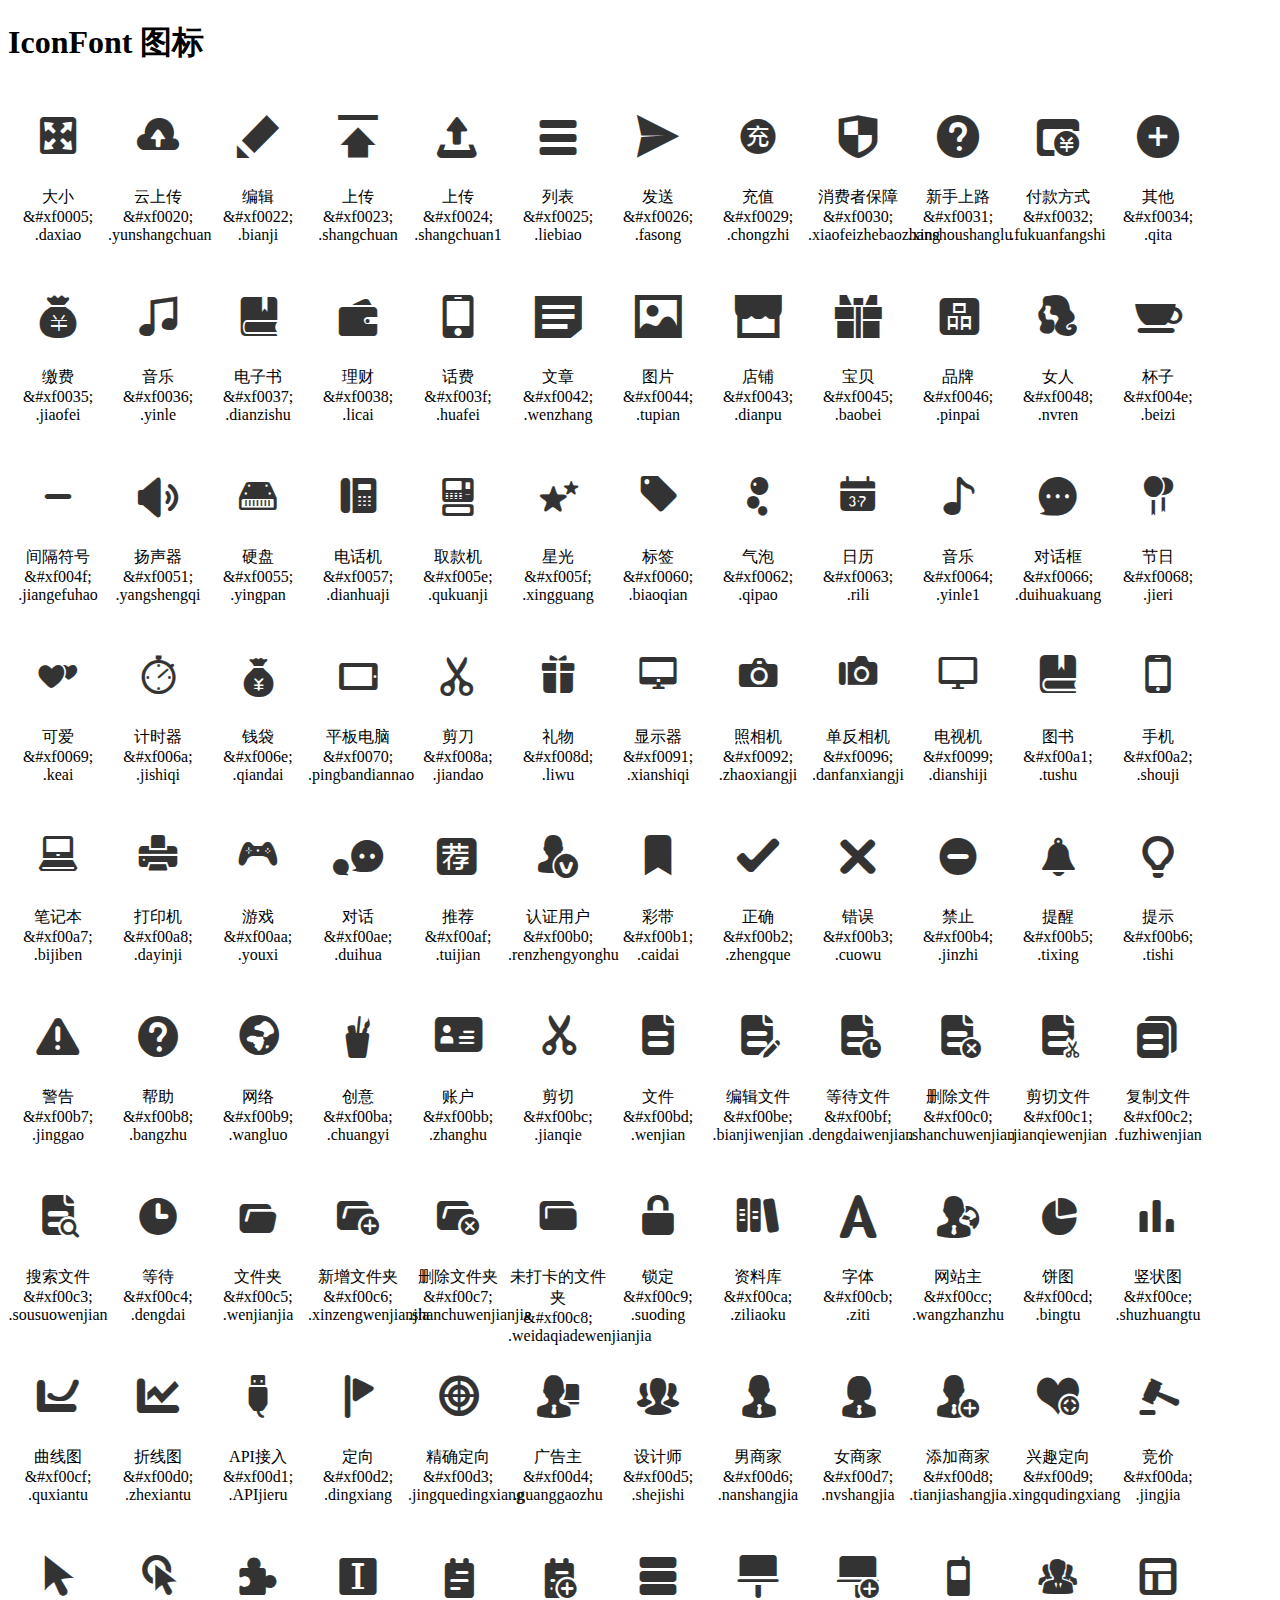
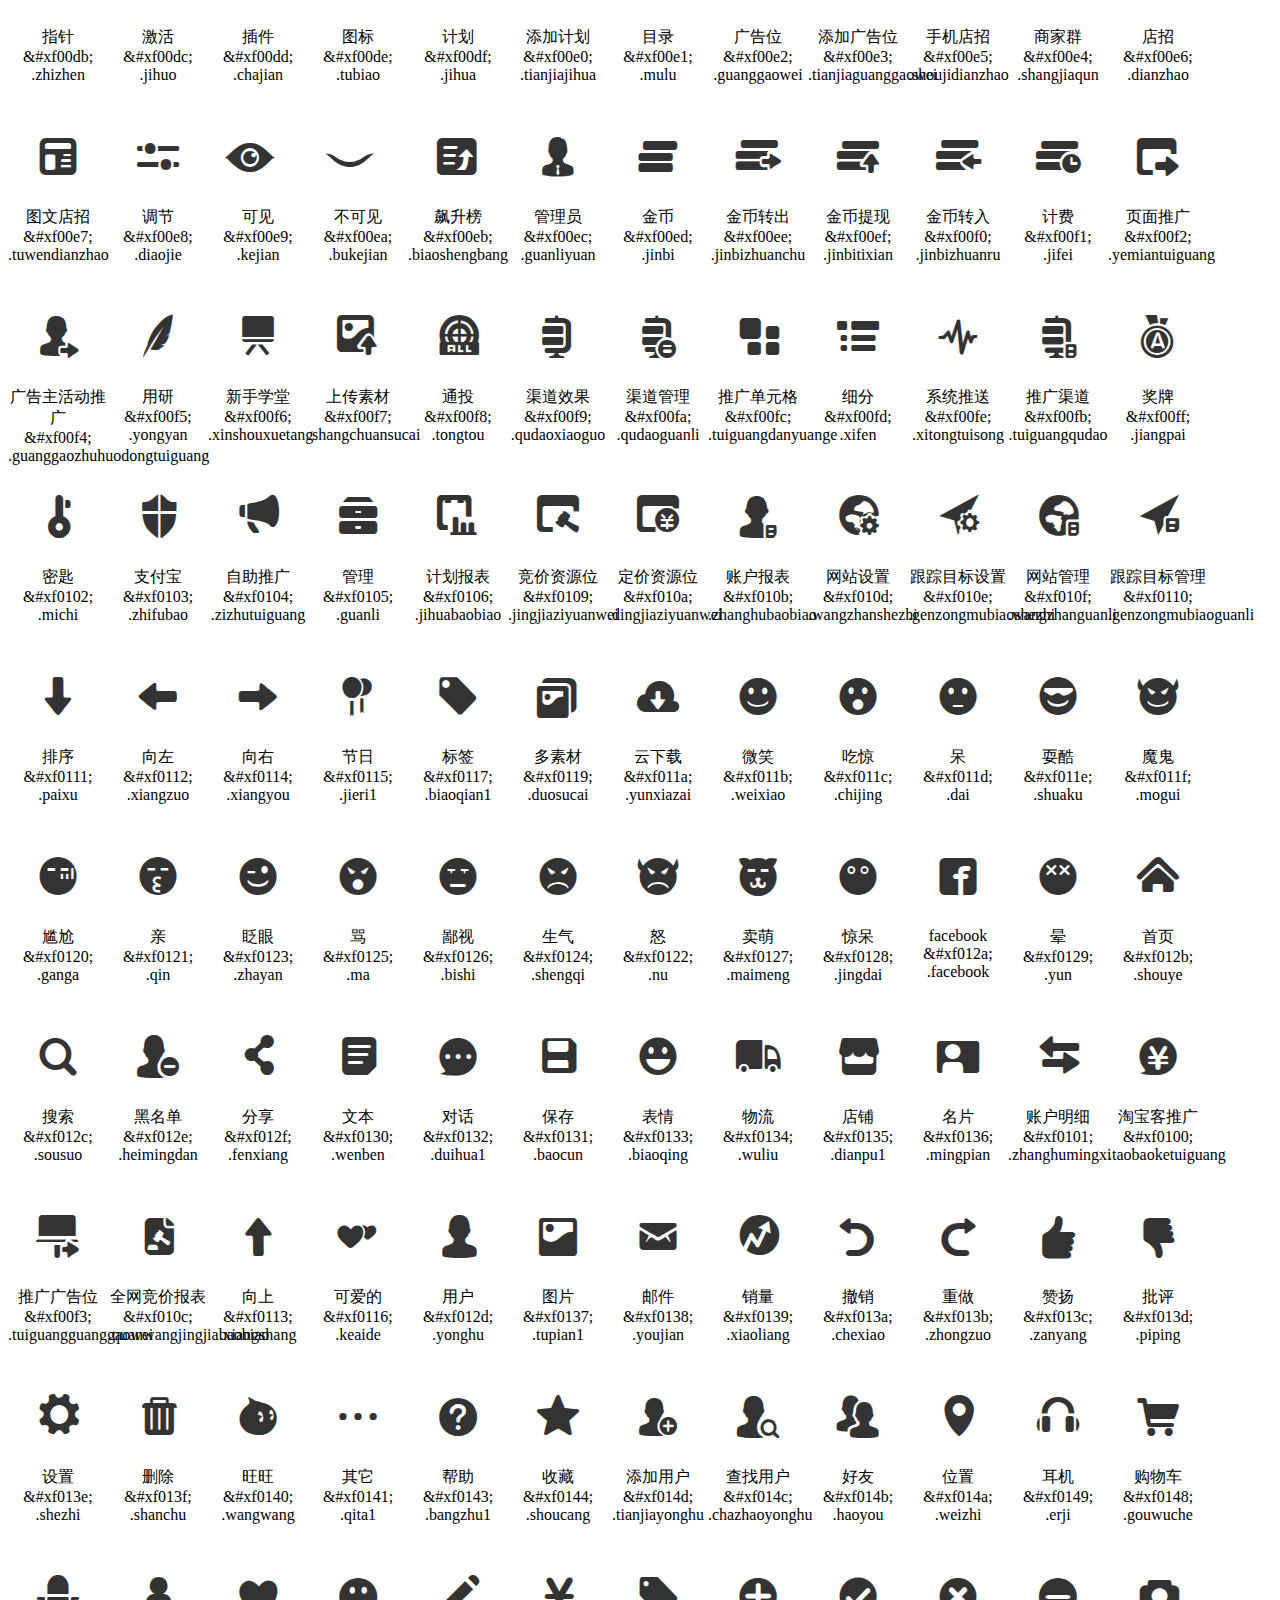
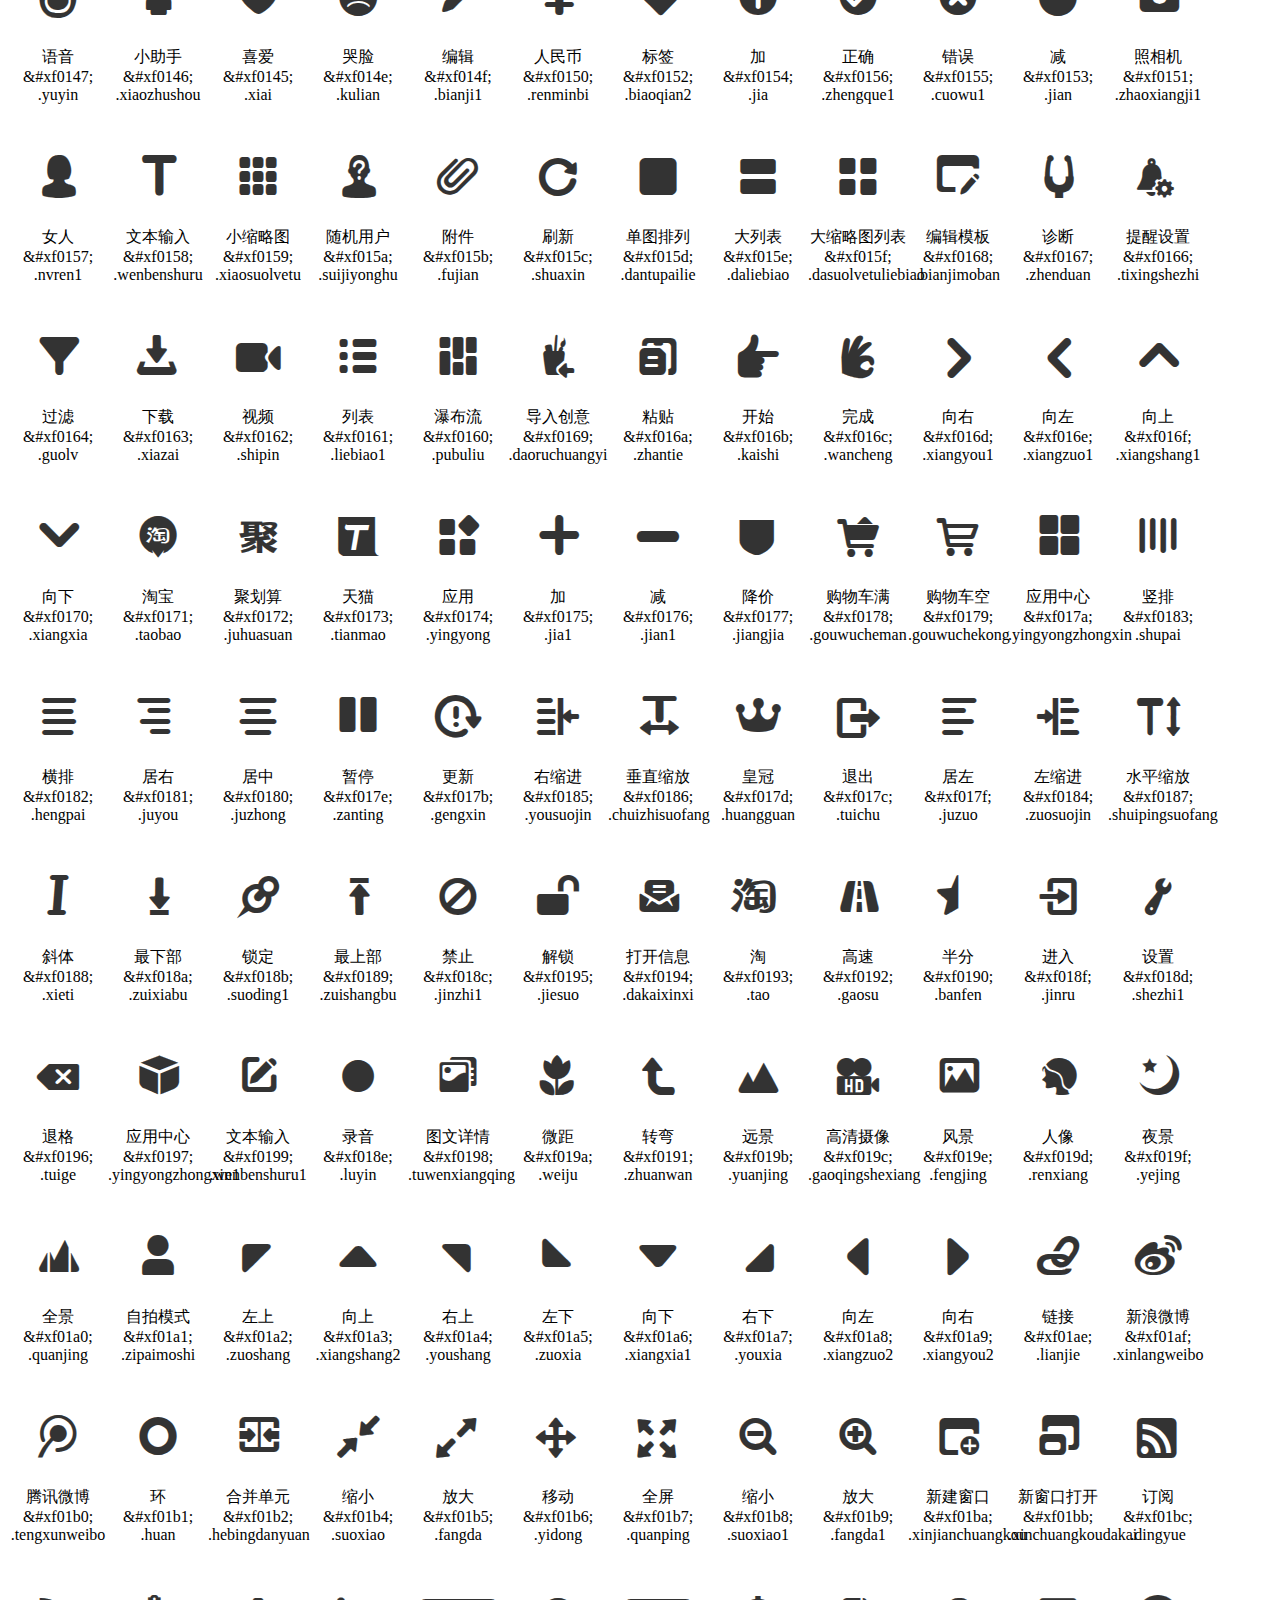
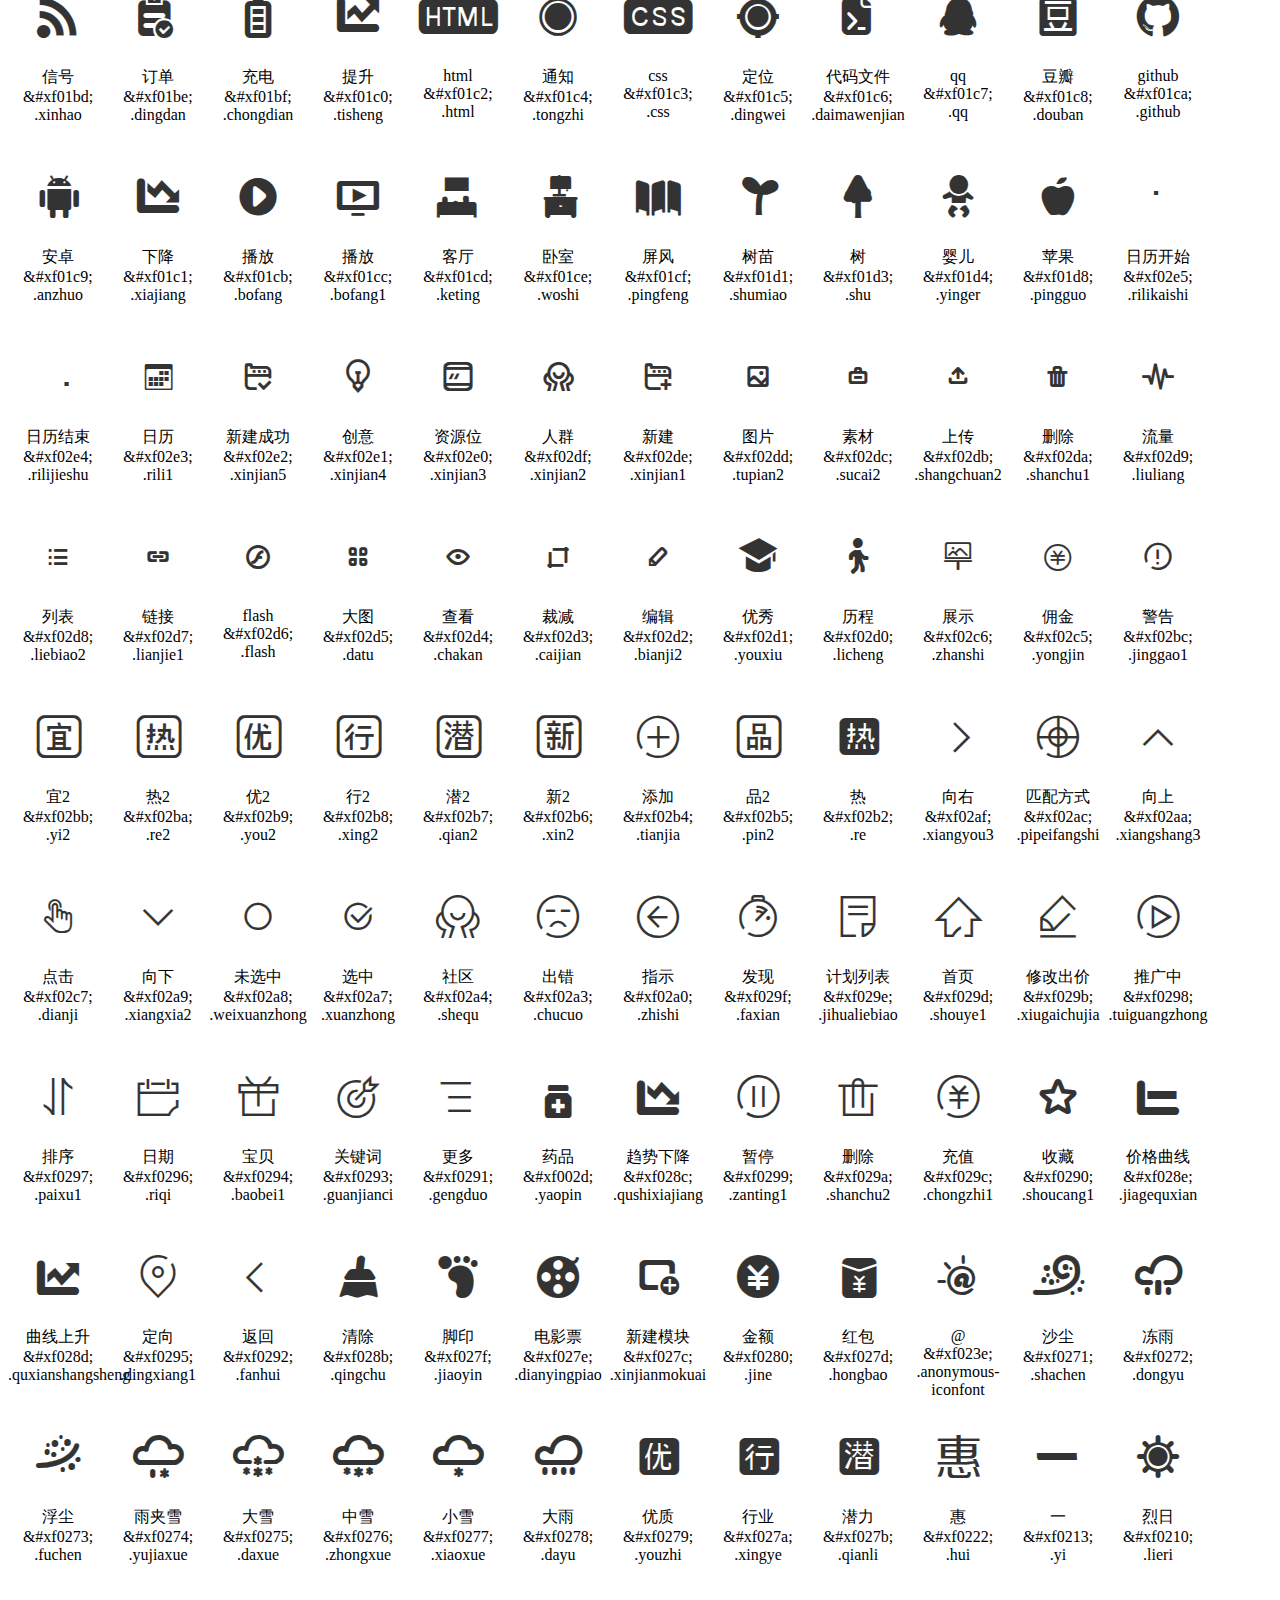
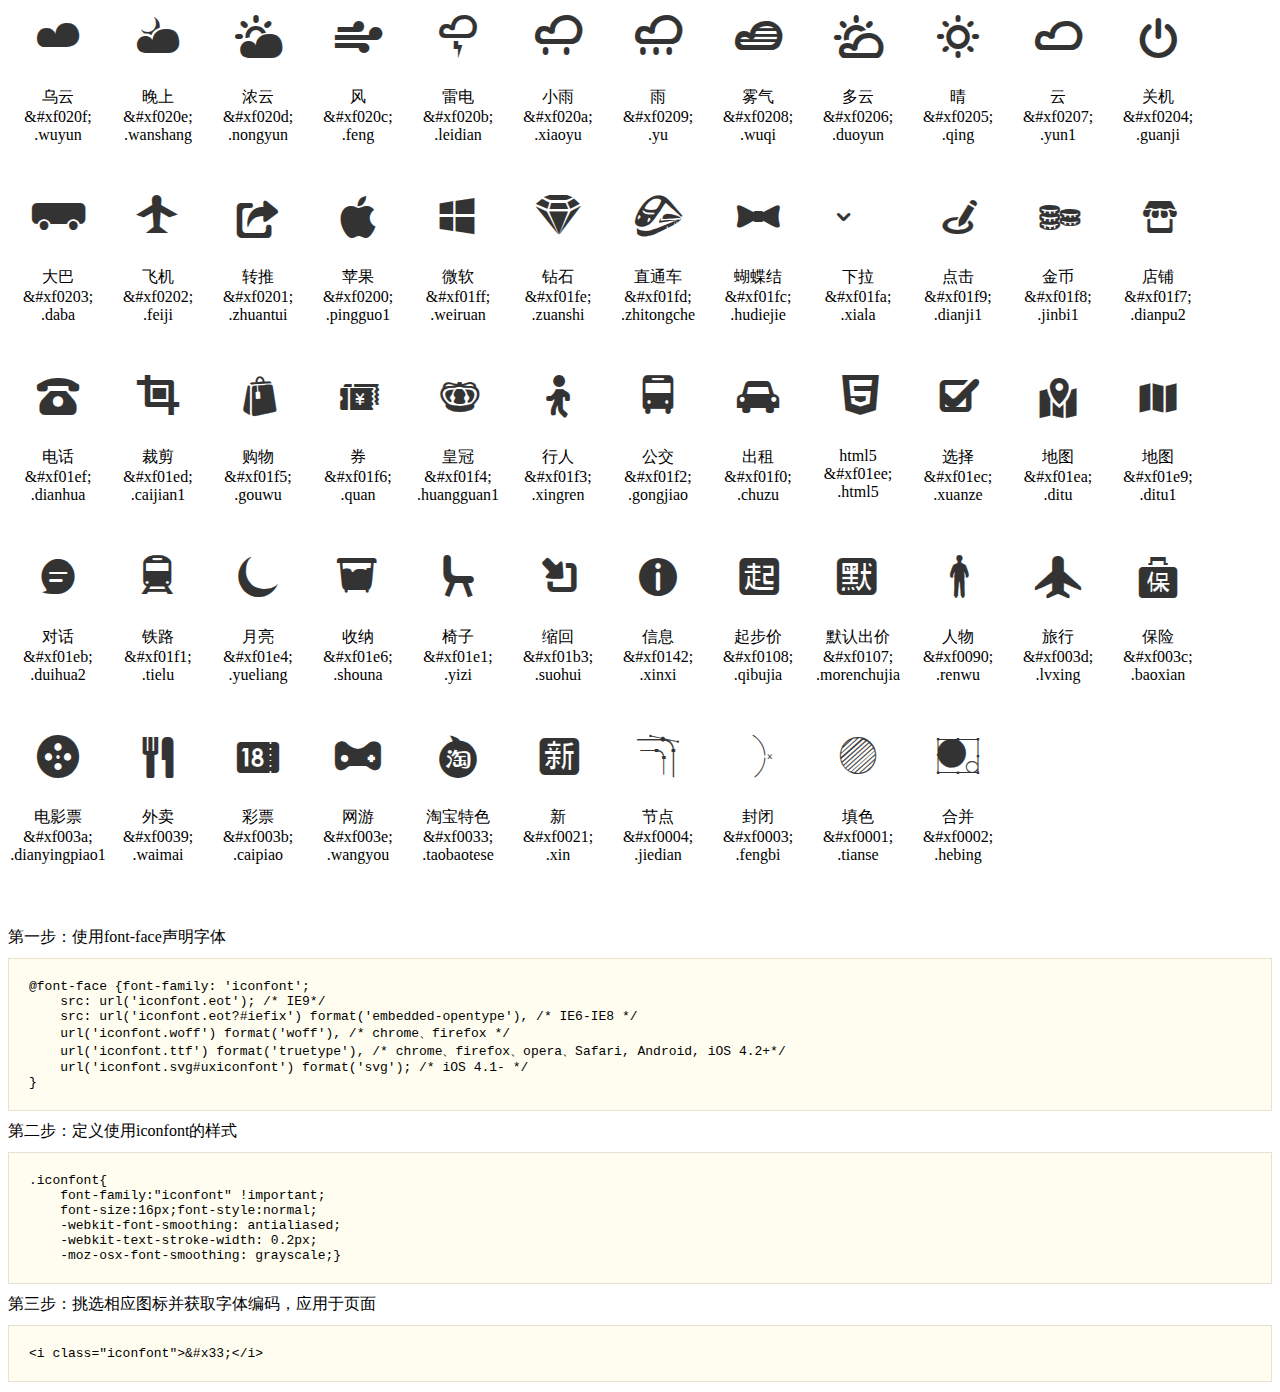
<file: iconfont/demo.html>
<!DOCTYPE html>
<html>
<head>
<meta charset="utf-8"/>
<title>IconFont</title>
<link href="iconfont.css" rel="stylesheet" type="text/css" />
<style type="text/css">
.cl:after,.clearfix:after{content:"\20";display:block;height:0;clear:both;visibility:hidden}.cl,.clearfix{zoom:1}
.icon_lists{ padding:0; margin:0; list-style:none}
.helps { margin-top: 40px}
.helps pre{padding: 20px;margin: 10px 0;border: solid 1px #e7e1cd;background-color: #fffdef;overflow: auto}
.icon_lists li{float: left;width: 100px;height: 180px;text-align: center}
.icon_lists .iconfont{font-size: 42px;line-height: 100px;margin: 10px 0;color: #333;-webkit-transition: font-size 0.25s ease-out 0s;-moz-transition: font-size 0.25s ease-out 0s;transition: font-size 0.25s ease-out 0s}
.icon_lists .iconfont:hover { font-size: 100px}
</style>
</head>
<body>
<div class="main">
	<h1>IconFont 图标</h1>
	<ul class="icon_lists cl">
              <li> <i class="iconfont">󰀅</i>
                <div class="name">大小</div>
                <div>&amp;#xf0005;</div>
                <div class="fontclass">.daxiao</div>
              </li>
              <li> <i class="iconfont">󰀠</i>
                <div class="name">云上传</div>
                <div>&amp;#xf0020;</div>
                <div class="fontclass">.yunshangchuan</div>
              </li>
              <li> <i class="iconfont">󰀢</i>
                <div class="name">编辑</div>
                <div>&amp;#xf0022;</div>
                <div class="fontclass">.bianji</div>
              </li>
              <li> <i class="iconfont">󰀣</i>
                <div class="name">上传</div>
                <div>&amp;#xf0023;</div>
                <div class="fontclass">.shangchuan</div>
              </li>
              <li> <i class="iconfont">󰀤</i>
                <div class="name">上传</div>
                <div>&amp;#xf0024;</div>
                <div class="fontclass">.shangchuan1</div>
              </li>
              <li> <i class="iconfont">󰀥</i>
                <div class="name">列表</div>
                <div>&amp;#xf0025;</div>
                <div class="fontclass">.liebiao</div>
              </li>
              <li> <i class="iconfont">󰀦</i>
                <div class="name">发送</div>
                <div>&amp;#xf0026;</div>
                <div class="fontclass">.fasong</div>
              </li>
              <li> <i class="iconfont">󰀩</i>
                <div class="name">充值</div>
                <div>&amp;#xf0029;</div>
                <div class="fontclass">.chongzhi</div>
              </li>
              <li> <i class="iconfont">󰀰</i>
                <div class="name">消费者保障</div>
                <div>&amp;#xf0030;</div>
                <div class="fontclass">.xiaofeizhebaozhang</div>
              </li>
              <li> <i class="iconfont">󰀱</i>
                <div class="name">新手上路</div>
                <div>&amp;#xf0031;</div>
                <div class="fontclass">.xinshoushanglu</div>
              </li>
              <li> <i class="iconfont">󰀲</i>
                <div class="name">付款方式</div>
                <div>&amp;#xf0032;</div>
                <div class="fontclass">.fukuanfangshi</div>
              </li>
              <li> <i class="iconfont">󰀴</i>
                <div class="name">其他</div>
                <div>&amp;#xf0034;</div>
                <div class="fontclass">.qita</div>
              </li>
              <li> <i class="iconfont">󰀵</i>
                <div class="name">缴费</div>
                <div>&amp;#xf0035;</div>
                <div class="fontclass">.jiaofei</div>
              </li>
              <li> <i class="iconfont">󰀶</i>
                <div class="name">音乐</div>
                <div>&amp;#xf0036;</div>
                <div class="fontclass">.yinle</div>
              </li>
              <li> <i class="iconfont">󰀷</i>
                <div class="name">电子书</div>
                <div>&amp;#xf0037;</div>
                <div class="fontclass">.dianzishu</div>
              </li>
              <li> <i class="iconfont">󰀸</i>
                <div class="name">理财</div>
                <div>&amp;#xf0038;</div>
                <div class="fontclass">.licai</div>
              </li>
              <li> <i class="iconfont">󰀿</i>
                <div class="name">话费</div>
                <div>&amp;#xf003f;</div>
                <div class="fontclass">.huafei</div>
              </li>
              <li> <i class="iconfont">󰁂</i>
                <div class="name">文章</div>
                <div>&amp;#xf0042;</div>
                <div class="fontclass">.wenzhang</div>
              </li>
              <li> <i class="iconfont">󰁄</i>
                <div class="name">图片</div>
                <div>&amp;#xf0044;</div>
                <div class="fontclass">.tupian</div>
              </li>
              <li> <i class="iconfont">󰁃</i>
                <div class="name">店铺</div>
                <div>&amp;#xf0043;</div>
                <div class="fontclass">.dianpu</div>
              </li>
              <li> <i class="iconfont">󰁅</i>
                <div class="name">宝贝</div>
                <div>&amp;#xf0045;</div>
                <div class="fontclass">.baobei</div>
              </li>
              <li> <i class="iconfont">󰁆</i>
                <div class="name">品牌</div>
                <div>&amp;#xf0046;</div>
                <div class="fontclass">.pinpai</div>
              </li>
              <li> <i class="iconfont">󰁈</i>
                <div class="name">女人</div>
                <div>&amp;#xf0048;</div>
                <div class="fontclass">.nvren</div>
              </li>
              <li> <i class="iconfont">󰁎</i>
                <div class="name">杯子</div>
                <div>&amp;#xf004e;</div>
                <div class="fontclass">.beizi</div>
              </li>
              <li> <i class="iconfont">󰁏</i>
                <div class="name">间隔符号</div>
                <div>&amp;#xf004f;</div>
                <div class="fontclass">.jiangefuhao</div>
              </li>
              <li> <i class="iconfont">󰁑</i>
                <div class="name">扬声器</div>
                <div>&amp;#xf0051;</div>
                <div class="fontclass">.yangshengqi</div>
              </li>
              <li> <i class="iconfont">󰁕</i>
                <div class="name">硬盘</div>
                <div>&amp;#xf0055;</div>
                <div class="fontclass">.yingpan</div>
              </li>
              <li> <i class="iconfont">󰁗</i>
                <div class="name">电话机</div>
                <div>&amp;#xf0057;</div>
                <div class="fontclass">.dianhuaji</div>
              </li>
              <li> <i class="iconfont">󰁞</i>
                <div class="name">取款机</div>
                <div>&amp;#xf005e;</div>
                <div class="fontclass">.qukuanji</div>
              </li>
              <li> <i class="iconfont">󰁟</i>
                <div class="name">星光</div>
                <div>&amp;#xf005f;</div>
                <div class="fontclass">.xingguang</div>
              </li>
              <li> <i class="iconfont">󰁠</i>
                <div class="name">标签</div>
                <div>&amp;#xf0060;</div>
                <div class="fontclass">.biaoqian</div>
              </li>
              <li> <i class="iconfont">󰁢</i>
                <div class="name">气泡</div>
                <div>&amp;#xf0062;</div>
                <div class="fontclass">.qipao</div>
              </li>
              <li> <i class="iconfont">󰁣</i>
                <div class="name">日历</div>
                <div>&amp;#xf0063;</div>
                <div class="fontclass">.rili</div>
              </li>
              <li> <i class="iconfont">󰁤</i>
                <div class="name">音乐</div>
                <div>&amp;#xf0064;</div>
                <div class="fontclass">.yinle1</div>
              </li>
              <li> <i class="iconfont">󰁦</i>
                <div class="name">对话框</div>
                <div>&amp;#xf0066;</div>
                <div class="fontclass">.duihuakuang</div>
              </li>
              <li> <i class="iconfont">󰁨</i>
                <div class="name">节日</div>
                <div>&amp;#xf0068;</div>
                <div class="fontclass">.jieri</div>
              </li>
              <li> <i class="iconfont">󰁩</i>
                <div class="name">可爱</div>
                <div>&amp;#xf0069;</div>
                <div class="fontclass">.keai</div>
              </li>
              <li> <i class="iconfont">󰁪</i>
                <div class="name">计时器</div>
                <div>&amp;#xf006a;</div>
                <div class="fontclass">.jishiqi</div>
              </li>
              <li> <i class="iconfont">󰁮</i>
                <div class="name">钱袋</div>
                <div>&amp;#xf006e;</div>
                <div class="fontclass">.qiandai</div>
              </li>
              <li> <i class="iconfont">󰁰</i>
                <div class="name">平板电脑</div>
                <div>&amp;#xf0070;</div>
                <div class="fontclass">.pingbandiannao</div>
              </li>
              <li> <i class="iconfont">󰂊</i>
                <div class="name">剪刀</div>
                <div>&amp;#xf008a;</div>
                <div class="fontclass">.jiandao</div>
              </li>
              <li> <i class="iconfont">󰂍</i>
                <div class="name">礼物</div>
                <div>&amp;#xf008d;</div>
                <div class="fontclass">.liwu</div>
              </li>
              <li> <i class="iconfont">󰂑</i>
                <div class="name">显示器</div>
                <div>&amp;#xf0091;</div>
                <div class="fontclass">.xianshiqi</div>
              </li>
              <li> <i class="iconfont">󰂒</i>
                <div class="name">照相机</div>
                <div>&amp;#xf0092;</div>
                <div class="fontclass">.zhaoxiangji</div>
              </li>
              <li> <i class="iconfont">󰂖</i>
                <div class="name">单反相机</div>
                <div>&amp;#xf0096;</div>
                <div class="fontclass">.danfanxiangji</div>
              </li>
              <li> <i class="iconfont">󰂙</i>
                <div class="name">电视机</div>
                <div>&amp;#xf0099;</div>
                <div class="fontclass">.dianshiji</div>
              </li>
              <li> <i class="iconfont">󰂡</i>
                <div class="name">图书</div>
                <div>&amp;#xf00a1;</div>
                <div class="fontclass">.tushu</div>
              </li>
              <li> <i class="iconfont">󰂢</i>
                <div class="name">手机</div>
                <div>&amp;#xf00a2;</div>
                <div class="fontclass">.shouji</div>
              </li>
              <li> <i class="iconfont">󰂧</i>
                <div class="name">笔记本</div>
                <div>&amp;#xf00a7;</div>
                <div class="fontclass">.bijiben</div>
              </li>
              <li> <i class="iconfont">󰂨</i>
                <div class="name">打印机</div>
                <div>&amp;#xf00a8;</div>
                <div class="fontclass">.dayinji</div>
              </li>
              <li> <i class="iconfont">󰂪</i>
                <div class="name">游戏</div>
                <div>&amp;#xf00aa;</div>
                <div class="fontclass">.youxi</div>
              </li>
              <li> <i class="iconfont">󰂮</i>
                <div class="name">对话</div>
                <div>&amp;#xf00ae;</div>
                <div class="fontclass">.duihua</div>
              </li>
              <li> <i class="iconfont">󰂯</i>
                <div class="name">推荐</div>
                <div>&amp;#xf00af;</div>
                <div class="fontclass">.tuijian</div>
              </li>
              <li> <i class="iconfont">󰂰</i>
                <div class="name">认证用户</div>
                <div>&amp;#xf00b0;</div>
                <div class="fontclass">.renzhengyonghu</div>
              </li>
              <li> <i class="iconfont">󰂱</i>
                <div class="name">彩带</div>
                <div>&amp;#xf00b1;</div>
                <div class="fontclass">.caidai</div>
              </li>
              <li> <i class="iconfont">󰂲</i>
                <div class="name">正确</div>
                <div>&amp;#xf00b2;</div>
                <div class="fontclass">.zhengque</div>
              </li>
              <li> <i class="iconfont">󰂳</i>
                <div class="name">错误</div>
                <div>&amp;#xf00b3;</div>
                <div class="fontclass">.cuowu</div>
              </li>
              <li> <i class="iconfont">󰂴</i>
                <div class="name">禁止</div>
                <div>&amp;#xf00b4;</div>
                <div class="fontclass">.jinzhi</div>
              </li>
              <li> <i class="iconfont">󰂵</i>
                <div class="name">提醒</div>
                <div>&amp;#xf00b5;</div>
                <div class="fontclass">.tixing</div>
              </li>
              <li> <i class="iconfont">󰂶</i>
                <div class="name">提示</div>
                <div>&amp;#xf00b6;</div>
                <div class="fontclass">.tishi</div>
              </li>
              <li> <i class="iconfont">󰂷</i>
                <div class="name">警告</div>
                <div>&amp;#xf00b7;</div>
                <div class="fontclass">.jinggao</div>
              </li>
              <li> <i class="iconfont">󰂸</i>
                <div class="name">帮助</div>
                <div>&amp;#xf00b8;</div>
                <div class="fontclass">.bangzhu</div>
              </li>
              <li> <i class="iconfont">󰂹</i>
                <div class="name">网络</div>
                <div>&amp;#xf00b9;</div>
                <div class="fontclass">.wangluo</div>
              </li>
              <li> <i class="iconfont">󰂺</i>
                <div class="name">创意</div>
                <div>&amp;#xf00ba;</div>
                <div class="fontclass">.chuangyi</div>
              </li>
              <li> <i class="iconfont">󰂻</i>
                <div class="name">账户</div>
                <div>&amp;#xf00bb;</div>
                <div class="fontclass">.zhanghu</div>
              </li>
              <li> <i class="iconfont">󰂼</i>
                <div class="name">剪切</div>
                <div>&amp;#xf00bc;</div>
                <div class="fontclass">.jianqie</div>
              </li>
              <li> <i class="iconfont">󰂽</i>
                <div class="name">文件</div>
                <div>&amp;#xf00bd;</div>
                <div class="fontclass">.wenjian</div>
              </li>
              <li> <i class="iconfont">󰂾</i>
                <div class="name">编辑文件</div>
                <div>&amp;#xf00be;</div>
                <div class="fontclass">.bianjiwenjian</div>
              </li>
              <li> <i class="iconfont">󰂿</i>
                <div class="name">等待文件</div>
                <div>&amp;#xf00bf;</div>
                <div class="fontclass">.dengdaiwenjian</div>
              </li>
              <li> <i class="iconfont">󰃀</i>
                <div class="name">删除文件</div>
                <div>&amp;#xf00c0;</div>
                <div class="fontclass">.shanchuwenjian</div>
              </li>
              <li> <i class="iconfont">󰃁</i>
                <div class="name">剪切文件</div>
                <div>&amp;#xf00c1;</div>
                <div class="fontclass">.jianqiewenjian</div>
              </li>
              <li> <i class="iconfont">󰃂</i>
                <div class="name">复制文件</div>
                <div>&amp;#xf00c2;</div>
                <div class="fontclass">.fuzhiwenjian</div>
              </li>
              <li> <i class="iconfont">󰃃</i>
                <div class="name">搜索文件</div>
                <div>&amp;#xf00c3;</div>
                <div class="fontclass">.sousuowenjian</div>
              </li>
              <li> <i class="iconfont">󰃄</i>
                <div class="name">等待</div>
                <div>&amp;#xf00c4;</div>
                <div class="fontclass">.dengdai</div>
              </li>
              <li> <i class="iconfont">󰃅</i>
                <div class="name">文件夹</div>
                <div>&amp;#xf00c5;</div>
                <div class="fontclass">.wenjianjia</div>
              </li>
              <li> <i class="iconfont">󰃆</i>
                <div class="name">新增文件夹</div>
                <div>&amp;#xf00c6;</div>
                <div class="fontclass">.xinzengwenjianjia</div>
              </li>
              <li> <i class="iconfont">󰃇</i>
                <div class="name">删除文件夹</div>
                <div>&amp;#xf00c7;</div>
                <div class="fontclass">.shanchuwenjianjia</div>
              </li>
              <li> <i class="iconfont">󰃈</i>
                <div class="name">未打卡的文件夹</div>
                <div>&amp;#xf00c8;</div>
                <div class="fontclass">.weidaqiadewenjianjia</div>
              </li>
              <li> <i class="iconfont">󰃉</i>
                <div class="name">锁定</div>
                <div>&amp;#xf00c9;</div>
                <div class="fontclass">.suoding</div>
              </li>
              <li> <i class="iconfont">󰃊</i>
                <div class="name">资料库</div>
                <div>&amp;#xf00ca;</div>
                <div class="fontclass">.ziliaoku</div>
              </li>
              <li> <i class="iconfont">󰃋</i>
                <div class="name">字体</div>
                <div>&amp;#xf00cb;</div>
                <div class="fontclass">.ziti</div>
              </li>
              <li> <i class="iconfont">󰃌</i>
                <div class="name">网站主</div>
                <div>&amp;#xf00cc;</div>
                <div class="fontclass">.wangzhanzhu</div>
              </li>
              <li> <i class="iconfont">󰃍</i>
                <div class="name">饼图</div>
                <div>&amp;#xf00cd;</div>
                <div class="fontclass">.bingtu</div>
              </li>
              <li> <i class="iconfont">󰃎</i>
                <div class="name">竖状图</div>
                <div>&amp;#xf00ce;</div>
                <div class="fontclass">.shuzhuangtu</div>
              </li>
              <li> <i class="iconfont">󰃏</i>
                <div class="name">曲线图</div>
                <div>&amp;#xf00cf;</div>
                <div class="fontclass">.quxiantu</div>
              </li>
              <li> <i class="iconfont">󰃐</i>
                <div class="name">折线图</div>
                <div>&amp;#xf00d0;</div>
                <div class="fontclass">.zhexiantu</div>
              </li>
              <li> <i class="iconfont">󰃑</i>
                <div class="name">API接入</div>
                <div>&amp;#xf00d1;</div>
                <div class="fontclass">.APIjieru</div>
              </li>
              <li> <i class="iconfont">󰃒</i>
                <div class="name">定向</div>
                <div>&amp;#xf00d2;</div>
                <div class="fontclass">.dingxiang</div>
              </li>
              <li> <i class="iconfont">󰃓</i>
                <div class="name">精确定向</div>
                <div>&amp;#xf00d3;</div>
                <div class="fontclass">.jingquedingxiang</div>
              </li>
              <li> <i class="iconfont">󰃔</i>
                <div class="name">广告主</div>
                <div>&amp;#xf00d4;</div>
                <div class="fontclass">.guanggaozhu</div>
              </li>
              <li> <i class="iconfont">󰃕</i>
                <div class="name">设计师</div>
                <div>&amp;#xf00d5;</div>
                <div class="fontclass">.shejishi</div>
              </li>
              <li> <i class="iconfont">󰃖</i>
                <div class="name">男商家</div>
                <div>&amp;#xf00d6;</div>
                <div class="fontclass">.nanshangjia</div>
              </li>
              <li> <i class="iconfont">󰃗</i>
                <div class="name">女商家</div>
                <div>&amp;#xf00d7;</div>
                <div class="fontclass">.nvshangjia</div>
              </li>
              <li> <i class="iconfont">󰃘</i>
                <div class="name">添加商家</div>
                <div>&amp;#xf00d8;</div>
                <div class="fontclass">.tianjiashangjia</div>
              </li>
              <li> <i class="iconfont">󰃙</i>
                <div class="name">兴趣定向</div>
                <div>&amp;#xf00d9;</div>
                <div class="fontclass">.xingqudingxiang</div>
              </li>
              <li> <i class="iconfont">󰃚</i>
                <div class="name">竞价</div>
                <div>&amp;#xf00da;</div>
                <div class="fontclass">.jingjia</div>
              </li>
              <li> <i class="iconfont">󰃛</i>
                <div class="name">指针</div>
                <div>&amp;#xf00db;</div>
                <div class="fontclass">.zhizhen</div>
              </li>
              <li> <i class="iconfont">󰃜</i>
                <div class="name">激活</div>
                <div>&amp;#xf00dc;</div>
                <div class="fontclass">.jihuo</div>
              </li>
              <li> <i class="iconfont">󰃝</i>
                <div class="name">插件</div>
                <div>&amp;#xf00dd;</div>
                <div class="fontclass">.chajian</div>
              </li>
              <li> <i class="iconfont">󰃞</i>
                <div class="name">图标</div>
                <div>&amp;#xf00de;</div>
                <div class="fontclass">.tubiao</div>
              </li>
              <li> <i class="iconfont">󰃟</i>
                <div class="name">计划</div>
                <div>&amp;#xf00df;</div>
                <div class="fontclass">.jihua</div>
              </li>
              <li> <i class="iconfont">󰃠</i>
                <div class="name">添加计划</div>
                <div>&amp;#xf00e0;</div>
                <div class="fontclass">.tianjiajihua</div>
              </li>
              <li> <i class="iconfont">󰃡</i>
                <div class="name">目录</div>
                <div>&amp;#xf00e1;</div>
                <div class="fontclass">.mulu</div>
              </li>
              <li> <i class="iconfont">󰃢</i>
                <div class="name">广告位</div>
                <div>&amp;#xf00e2;</div>
                <div class="fontclass">.guanggaowei</div>
              </li>
              <li> <i class="iconfont">󰃣</i>
                <div class="name">添加广告位</div>
                <div>&amp;#xf00e3;</div>
                <div class="fontclass">.tianjiaguanggaowei</div>
              </li>
              <li> <i class="iconfont">󰃥</i>
                <div class="name">手机店招</div>
                <div>&amp;#xf00e5;</div>
                <div class="fontclass">.shoujidianzhao</div>
              </li>
              <li> <i class="iconfont">󰃤</i>
                <div class="name">商家群</div>
                <div>&amp;#xf00e4;</div>
                <div class="fontclass">.shangjiaqun</div>
              </li>
              <li> <i class="iconfont">󰃦</i>
                <div class="name">店招</div>
                <div>&amp;#xf00e6;</div>
                <div class="fontclass">.dianzhao</div>
              </li>
              <li> <i class="iconfont">󰃧</i>
                <div class="name">图文店招</div>
                <div>&amp;#xf00e7;</div>
                <div class="fontclass">.tuwendianzhao</div>
              </li>
              <li> <i class="iconfont">󰃨</i>
                <div class="name">调节</div>
                <div>&amp;#xf00e8;</div>
                <div class="fontclass">.diaojie</div>
              </li>
              <li> <i class="iconfont">󰃩</i>
                <div class="name">可见</div>
                <div>&amp;#xf00e9;</div>
                <div class="fontclass">.kejian</div>
              </li>
              <li> <i class="iconfont">󰃪</i>
                <div class="name">不可见</div>
                <div>&amp;#xf00ea;</div>
                <div class="fontclass">.bukejian</div>
              </li>
              <li> <i class="iconfont">󰃫</i>
                <div class="name">飙升榜</div>
                <div>&amp;#xf00eb;</div>
                <div class="fontclass">.biaoshengbang</div>
              </li>
              <li> <i class="iconfont">󰃬</i>
                <div class="name">管理员</div>
                <div>&amp;#xf00ec;</div>
                <div class="fontclass">.guanliyuan</div>
              </li>
              <li> <i class="iconfont">󰃭</i>
                <div class="name">金币</div>
                <div>&amp;#xf00ed;</div>
                <div class="fontclass">.jinbi</div>
              </li>
              <li> <i class="iconfont">󰃮</i>
                <div class="name">金币转出</div>
                <div>&amp;#xf00ee;</div>
                <div class="fontclass">.jinbizhuanchu</div>
              </li>
              <li> <i class="iconfont">󰃯</i>
                <div class="name">金币提现</div>
                <div>&amp;#xf00ef;</div>
                <div class="fontclass">.jinbitixian</div>
              </li>
              <li> <i class="iconfont">󰃰</i>
                <div class="name">金币转入</div>
                <div>&amp;#xf00f0;</div>
                <div class="fontclass">.jinbizhuanru</div>
              </li>
              <li> <i class="iconfont">󰃱</i>
                <div class="name">计费</div>
                <div>&amp;#xf00f1;</div>
                <div class="fontclass">.jifei</div>
              </li>
              <li> <i class="iconfont">󰃲</i>
                <div class="name">页面推广</div>
                <div>&amp;#xf00f2;</div>
                <div class="fontclass">.yemiantuiguang</div>
              </li>
              <li> <i class="iconfont">󰃴</i>
                <div class="name">广告主活动推广</div>
                <div>&amp;#xf00f4;</div>
                <div class="fontclass">.guanggaozhuhuodongtuiguang</div>
              </li>
              <li> <i class="iconfont">󰃵</i>
                <div class="name">用研</div>
                <div>&amp;#xf00f5;</div>
                <div class="fontclass">.yongyan</div>
              </li>
              <li> <i class="iconfont">󰃶</i>
                <div class="name">新手学堂</div>
                <div>&amp;#xf00f6;</div>
                <div class="fontclass">.xinshouxuetang</div>
              </li>
              <li> <i class="iconfont">󰃷</i>
                <div class="name">上传素材</div>
                <div>&amp;#xf00f7;</div>
                <div class="fontclass">.shangchuansucai</div>
              </li>
              <li> <i class="iconfont">󰃸</i>
                <div class="name">通投</div>
                <div>&amp;#xf00f8;</div>
                <div class="fontclass">.tongtou</div>
              </li>
              <li> <i class="iconfont">󰃹</i>
                <div class="name">渠道效果</div>
                <div>&amp;#xf00f9;</div>
                <div class="fontclass">.qudaoxiaoguo</div>
              </li>
              <li> <i class="iconfont">󰃺</i>
                <div class="name">渠道管理</div>
                <div>&amp;#xf00fa;</div>
                <div class="fontclass">.qudaoguanli</div>
              </li>
              <li> <i class="iconfont">󰃼</i>
                <div class="name">推广单元格</div>
                <div>&amp;#xf00fc;</div>
                <div class="fontclass">.tuiguangdanyuange</div>
              </li>
              <li> <i class="iconfont">󰃽</i>
                <div class="name">细分</div>
                <div>&amp;#xf00fd;</div>
                <div class="fontclass">.xifen</div>
              </li>
              <li> <i class="iconfont">󰃾</i>
                <div class="name">系统推送</div>
                <div>&amp;#xf00fe;</div>
                <div class="fontclass">.xitongtuisong</div>
              </li>
              <li> <i class="iconfont">󰃻</i>
                <div class="name">推广渠道</div>
                <div>&amp;#xf00fb;</div>
                <div class="fontclass">.tuiguangqudao</div>
              </li>
              <li> <i class="iconfont">󰃿</i>
                <div class="name">奖牌</div>
                <div>&amp;#xf00ff;</div>
                <div class="fontclass">.jiangpai</div>
              </li>
              <li> <i class="iconfont">󰄂</i>
                <div class="name">密匙</div>
                <div>&amp;#xf0102;</div>
                <div class="fontclass">.michi</div>
              </li>
              <li> <i class="iconfont">󰄃</i>
                <div class="name">支付宝</div>
                <div>&amp;#xf0103;</div>
                <div class="fontclass">.zhifubao</div>
              </li>
              <li> <i class="iconfont">󰄄</i>
                <div class="name">自助推广</div>
                <div>&amp;#xf0104;</div>
                <div class="fontclass">.zizhutuiguang</div>
              </li>
              <li> <i class="iconfont">󰄅</i>
                <div class="name">管理</div>
                <div>&amp;#xf0105;</div>
                <div class="fontclass">.guanli</div>
              </li>
              <li> <i class="iconfont">󰄆</i>
                <div class="name">计划报表</div>
                <div>&amp;#xf0106;</div>
                <div class="fontclass">.jihuabaobiao</div>
              </li>
              <li> <i class="iconfont">󰄉</i>
                <div class="name">竞价资源位</div>
                <div>&amp;#xf0109;</div>
                <div class="fontclass">.jingjiaziyuanwei</div>
              </li>
              <li> <i class="iconfont">󰄊</i>
                <div class="name">定价资源位</div>
                <div>&amp;#xf010a;</div>
                <div class="fontclass">.dingjiaziyuanwei</div>
              </li>
              <li> <i class="iconfont">󰄋</i>
                <div class="name">账户报表</div>
                <div>&amp;#xf010b;</div>
                <div class="fontclass">.zhanghubaobiao</div>
              </li>
              <li> <i class="iconfont">󰄍</i>
                <div class="name">网站设置</div>
                <div>&amp;#xf010d;</div>
                <div class="fontclass">.wangzhanshezhi</div>
              </li>
              <li> <i class="iconfont">󰄎</i>
                <div class="name">跟踪目标设置</div>
                <div>&amp;#xf010e;</div>
                <div class="fontclass">.genzongmubiaoshezhi</div>
              </li>
              <li> <i class="iconfont">󰄏</i>
                <div class="name">网站管理</div>
                <div>&amp;#xf010f;</div>
                <div class="fontclass">.wangzhanguanli</div>
              </li>
              <li> <i class="iconfont">󰄐</i>
                <div class="name">跟踪目标管理</div>
                <div>&amp;#xf0110;</div>
                <div class="fontclass">.genzongmubiaoguanli</div>
              </li>
              <li> <i class="iconfont">󰄑</i>
                <div class="name">排序</div>
                <div>&amp;#xf0111;</div>
                <div class="fontclass">.paixu</div>
              </li>
              <li> <i class="iconfont">󰄒</i>
                <div class="name">向左</div>
                <div>&amp;#xf0112;</div>
                <div class="fontclass">.xiangzuo</div>
              </li>
              <li> <i class="iconfont">󰄔</i>
                <div class="name">向右</div>
                <div>&amp;#xf0114;</div>
                <div class="fontclass">.xiangyou</div>
              </li>
              <li> <i class="iconfont">󰄕</i>
                <div class="name">节日</div>
                <div>&amp;#xf0115;</div>
                <div class="fontclass">.jieri1</div>
              </li>
              <li> <i class="iconfont">󰄗</i>
                <div class="name">标签</div>
                <div>&amp;#xf0117;</div>
                <div class="fontclass">.biaoqian1</div>
              </li>
              <li> <i class="iconfont">󰄙</i>
                <div class="name">多素材</div>
                <div>&amp;#xf0119;</div>
                <div class="fontclass">.duosucai</div>
              </li>
              <li> <i class="iconfont">󰄚</i>
                <div class="name">云下载</div>
                <div>&amp;#xf011a;</div>
                <div class="fontclass">.yunxiazai</div>
              </li>
              <li> <i class="iconfont">󰄛</i>
                <div class="name">微笑</div>
                <div>&amp;#xf011b;</div>
                <div class="fontclass">.weixiao</div>
              </li>
              <li> <i class="iconfont">󰄜</i>
                <div class="name">吃惊</div>
                <div>&amp;#xf011c;</div>
                <div class="fontclass">.chijing</div>
              </li>
              <li> <i class="iconfont">󰄝</i>
                <div class="name">呆</div>
                <div>&amp;#xf011d;</div>
                <div class="fontclass">.dai</div>
              </li>
              <li> <i class="iconfont">󰄞</i>
                <div class="name">耍酷</div>
                <div>&amp;#xf011e;</div>
                <div class="fontclass">.shuaku</div>
              </li>
              <li> <i class="iconfont">󰄟</i>
                <div class="name">魔鬼</div>
                <div>&amp;#xf011f;</div>
                <div class="fontclass">.mogui</div>
              </li>
              <li> <i class="iconfont">󰄠</i>
                <div class="name">尴尬</div>
                <div>&amp;#xf0120;</div>
                <div class="fontclass">.ganga</div>
              </li>
              <li> <i class="iconfont">󰄡</i>
                <div class="name">亲</div>
                <div>&amp;#xf0121;</div>
                <div class="fontclass">.qin</div>
              </li>
              <li> <i class="iconfont">󰄣</i>
                <div class="name">眨眼</div>
                <div>&amp;#xf0123;</div>
                <div class="fontclass">.zhayan</div>
              </li>
              <li> <i class="iconfont">󰄥</i>
                <div class="name">骂</div>
                <div>&amp;#xf0125;</div>
                <div class="fontclass">.ma</div>
              </li>
              <li> <i class="iconfont">󰄦</i>
                <div class="name">鄙视</div>
                <div>&amp;#xf0126;</div>
                <div class="fontclass">.bishi</div>
              </li>
              <li> <i class="iconfont">󰄤</i>
                <div class="name">生气</div>
                <div>&amp;#xf0124;</div>
                <div class="fontclass">.shengqi</div>
              </li>
              <li> <i class="iconfont">󰄢</i>
                <div class="name">怒</div>
                <div>&amp;#xf0122;</div>
                <div class="fontclass">.nu</div>
              </li>
              <li> <i class="iconfont">󰄧</i>
                <div class="name">卖萌</div>
                <div>&amp;#xf0127;</div>
                <div class="fontclass">.maimeng</div>
              </li>
              <li> <i class="iconfont">󰄨</i>
                <div class="name">惊呆</div>
                <div>&amp;#xf0128;</div>
                <div class="fontclass">.jingdai</div>
              </li>
              <li> <i class="iconfont">󰄪</i>
                <div class="name">facebook</div>
                <div>&amp;#xf012a;</div>
                <div class="fontclass">.facebook</div>
              </li>
              <li> <i class="iconfont">󰄩</i>
                <div class="name">晕</div>
                <div>&amp;#xf0129;</div>
                <div class="fontclass">.yun</div>
              </li>
              <li> <i class="iconfont">󰄫</i>
                <div class="name">首页</div>
                <div>&amp;#xf012b;</div>
                <div class="fontclass">.shouye</div>
              </li>
              <li> <i class="iconfont">󰄬</i>
                <div class="name">搜索</div>
                <div>&amp;#xf012c;</div>
                <div class="fontclass">.sousuo</div>
              </li>
              <li> <i class="iconfont">󰄮</i>
                <div class="name">黑名单</div>
                <div>&amp;#xf012e;</div>
                <div class="fontclass">.heimingdan</div>
              </li>
              <li> <i class="iconfont">󰄯</i>
                <div class="name">分享</div>
                <div>&amp;#xf012f;</div>
                <div class="fontclass">.fenxiang</div>
              </li>
              <li> <i class="iconfont">󰄰</i>
                <div class="name">文本</div>
                <div>&amp;#xf0130;</div>
                <div class="fontclass">.wenben</div>
              </li>
              <li> <i class="iconfont">󰄲</i>
                <div class="name">对话</div>
                <div>&amp;#xf0132;</div>
                <div class="fontclass">.duihua1</div>
              </li>
              <li> <i class="iconfont">󰄱</i>
                <div class="name">保存</div>
                <div>&amp;#xf0131;</div>
                <div class="fontclass">.baocun</div>
              </li>
              <li> <i class="iconfont">󰄳</i>
                <div class="name">表情</div>
                <div>&amp;#xf0133;</div>
                <div class="fontclass">.biaoqing</div>
              </li>
              <li> <i class="iconfont">󰄴</i>
                <div class="name">物流</div>
                <div>&amp;#xf0134;</div>
                <div class="fontclass">.wuliu</div>
              </li>
              <li> <i class="iconfont">󰄵</i>
                <div class="name">店铺</div>
                <div>&amp;#xf0135;</div>
                <div class="fontclass">.dianpu1</div>
              </li>
              <li> <i class="iconfont">󰄶</i>
                <div class="name">名片</div>
                <div>&amp;#xf0136;</div>
                <div class="fontclass">.mingpian</div>
              </li>
              <li> <i class="iconfont">󰄁</i>
                <div class="name">账户明细</div>
                <div>&amp;#xf0101;</div>
                <div class="fontclass">.zhanghumingxi</div>
              </li>
              <li> <i class="iconfont">󰄀</i>
                <div class="name">淘宝客推广</div>
                <div>&amp;#xf0100;</div>
                <div class="fontclass">.taobaoketuiguang</div>
              </li>
              <li> <i class="iconfont">󰃳</i>
                <div class="name">推广广告位</div>
                <div>&amp;#xf00f3;</div>
                <div class="fontclass">.tuiguangguanggaowei</div>
              </li>
              <li> <i class="iconfont">󰄌</i>
                <div class="name">全网竞价报表</div>
                <div>&amp;#xf010c;</div>
                <div class="fontclass">.quanwangjingjiabaobiao</div>
              </li>
              <li> <i class="iconfont">󰄓</i>
                <div class="name">向上</div>
                <div>&amp;#xf0113;</div>
                <div class="fontclass">.xiangshang</div>
              </li>
              <li> <i class="iconfont">󰄖</i>
                <div class="name">可爱的</div>
                <div>&amp;#xf0116;</div>
                <div class="fontclass">.keaide</div>
              </li>
              <li> <i class="iconfont">󰄭</i>
                <div class="name">用户</div>
                <div>&amp;#xf012d;</div>
                <div class="fontclass">.yonghu</div>
              </li>
              <li> <i class="iconfont">󰄷</i>
                <div class="name">图片</div>
                <div>&amp;#xf0137;</div>
                <div class="fontclass">.tupian1</div>
              </li>
              <li> <i class="iconfont">󰄸</i>
                <div class="name">邮件</div>
                <div>&amp;#xf0138;</div>
                <div class="fontclass">.youjian</div>
              </li>
              <li> <i class="iconfont">󰄹</i>
                <div class="name">销量</div>
                <div>&amp;#xf0139;</div>
                <div class="fontclass">.xiaoliang</div>
              </li>
              <li> <i class="iconfont">󰄺</i>
                <div class="name">撤销</div>
                <div>&amp;#xf013a;</div>
                <div class="fontclass">.chexiao</div>
              </li>
              <li> <i class="iconfont">󰄻</i>
                <div class="name">重做</div>
                <div>&amp;#xf013b;</div>
                <div class="fontclass">.zhongzuo</div>
              </li>
              <li> <i class="iconfont">󰄼</i>
                <div class="name">赞扬</div>
                <div>&amp;#xf013c;</div>
                <div class="fontclass">.zanyang</div>
              </li>
              <li> <i class="iconfont">󰄽</i>
                <div class="name">批评</div>
                <div>&amp;#xf013d;</div>
                <div class="fontclass">.piping</div>
              </li>
              <li> <i class="iconfont">󰄾</i>
                <div class="name">设置</div>
                <div>&amp;#xf013e;</div>
                <div class="fontclass">.shezhi</div>
              </li>
              <li> <i class="iconfont">󰄿</i>
                <div class="name">删除</div>
                <div>&amp;#xf013f;</div>
                <div class="fontclass">.shanchu</div>
              </li>
              <li> <i class="iconfont">󰅀</i>
                <div class="name">旺旺</div>
                <div>&amp;#xf0140;</div>
                <div class="fontclass">.wangwang</div>
              </li>
              <li> <i class="iconfont">󰅁</i>
                <div class="name">其它</div>
                <div>&amp;#xf0141;</div>
                <div class="fontclass">.qita1</div>
              </li>
              <li> <i class="iconfont">󰅃</i>
                <div class="name">帮助</div>
                <div>&amp;#xf0143;</div>
                <div class="fontclass">.bangzhu1</div>
              </li>
              <li> <i class="iconfont">󰅄</i>
                <div class="name">收藏</div>
                <div>&amp;#xf0144;</div>
                <div class="fontclass">.shoucang</div>
              </li>
              <li> <i class="iconfont">󰅍</i>
                <div class="name">添加用户</div>
                <div>&amp;#xf014d;</div>
                <div class="fontclass">.tianjiayonghu</div>
              </li>
              <li> <i class="iconfont">󰅌</i>
                <div class="name">查找用户</div>
                <div>&amp;#xf014c;</div>
                <div class="fontclass">.chazhaoyonghu</div>
              </li>
              <li> <i class="iconfont">󰅋</i>
                <div class="name">好友</div>
                <div>&amp;#xf014b;</div>
                <div class="fontclass">.haoyou</div>
              </li>
              <li> <i class="iconfont">󰅊</i>
                <div class="name">位置</div>
                <div>&amp;#xf014a;</div>
                <div class="fontclass">.weizhi</div>
              </li>
              <li> <i class="iconfont">󰅉</i>
                <div class="name">耳机</div>
                <div>&amp;#xf0149;</div>
                <div class="fontclass">.erji</div>
              </li>
              <li> <i class="iconfont">󰅈</i>
                <div class="name">购物车</div>
                <div>&amp;#xf0148;</div>
                <div class="fontclass">.gouwuche</div>
              </li>
              <li> <i class="iconfont">󰅇</i>
                <div class="name">语音</div>
                <div>&amp;#xf0147;</div>
                <div class="fontclass">.yuyin</div>
              </li>
              <li> <i class="iconfont">󰅆</i>
                <div class="name">小助手</div>
                <div>&amp;#xf0146;</div>
                <div class="fontclass">.xiaozhushou</div>
              </li>
              <li> <i class="iconfont">󰅅</i>
                <div class="name">喜爱</div>
                <div>&amp;#xf0145;</div>
                <div class="fontclass">.xiai</div>
              </li>
              <li> <i class="iconfont">󰅎</i>
                <div class="name">哭脸</div>
                <div>&amp;#xf014e;</div>
                <div class="fontclass">.kulian</div>
              </li>
              <li> <i class="iconfont">󰅏</i>
                <div class="name">编辑</div>
                <div>&amp;#xf014f;</div>
                <div class="fontclass">.bianji1</div>
              </li>
              <li> <i class="iconfont">󰅐</i>
                <div class="name">人民币</div>
                <div>&amp;#xf0150;</div>
                <div class="fontclass">.renminbi</div>
              </li>
              <li> <i class="iconfont">󰅒</i>
                <div class="name">标签</div>
                <div>&amp;#xf0152;</div>
                <div class="fontclass">.biaoqian2</div>
              </li>
              <li> <i class="iconfont">󰅔</i>
                <div class="name">加</div>
                <div>&amp;#xf0154;</div>
                <div class="fontclass">.jia</div>
              </li>
              <li> <i class="iconfont">󰅖</i>
                <div class="name">正确</div>
                <div>&amp;#xf0156;</div>
                <div class="fontclass">.zhengque1</div>
              </li>
              <li> <i class="iconfont">󰅕</i>
                <div class="name">错误</div>
                <div>&amp;#xf0155;</div>
                <div class="fontclass">.cuowu1</div>
              </li>
              <li> <i class="iconfont">󰅓</i>
                <div class="name">减</div>
                <div>&amp;#xf0153;</div>
                <div class="fontclass">.jian</div>
              </li>
              <li> <i class="iconfont">󰅑</i>
                <div class="name">照相机</div>
                <div>&amp;#xf0151;</div>
                <div class="fontclass">.zhaoxiangji1</div>
              </li>
              <li> <i class="iconfont">󰅗</i>
                <div class="name">女人</div>
                <div>&amp;#xf0157;</div>
                <div class="fontclass">.nvren1</div>
              </li>
              <li> <i class="iconfont">󰅘</i>
                <div class="name">文本输入</div>
                <div>&amp;#xf0158;</div>
                <div class="fontclass">.wenbenshuru</div>
              </li>
              <li> <i class="iconfont">󰅙</i>
                <div class="name">小缩略图</div>
                <div>&amp;#xf0159;</div>
                <div class="fontclass">.xiaosuolvetu</div>
              </li>
              <li> <i class="iconfont">󰅚</i>
                <div class="name">随机用户</div>
                <div>&amp;#xf015a;</div>
                <div class="fontclass">.suijiyonghu</div>
              </li>
              <li> <i class="iconfont">󰅛</i>
                <div class="name">附件</div>
                <div>&amp;#xf015b;</div>
                <div class="fontclass">.fujian</div>
              </li>
              <li> <i class="iconfont">󰅜</i>
                <div class="name">刷新</div>
                <div>&amp;#xf015c;</div>
                <div class="fontclass">.shuaxin</div>
              </li>
              <li> <i class="iconfont">󰅝</i>
                <div class="name">单图排列</div>
                <div>&amp;#xf015d;</div>
                <div class="fontclass">.dantupailie</div>
              </li>
              <li> <i class="iconfont">󰅞</i>
                <div class="name">大列表</div>
                <div>&amp;#xf015e;</div>
                <div class="fontclass">.daliebiao</div>
              </li>
              <li> <i class="iconfont">󰅟</i>
                <div class="name">大缩略图列表</div>
                <div>&amp;#xf015f;</div>
                <div class="fontclass">.dasuolvetuliebiao</div>
              </li>
              <li> <i class="iconfont">󰅨</i>
                <div class="name">编辑模板</div>
                <div>&amp;#xf0168;</div>
                <div class="fontclass">.bianjimoban</div>
              </li>
              <li> <i class="iconfont">󰅧</i>
                <div class="name">诊断</div>
                <div>&amp;#xf0167;</div>
                <div class="fontclass">.zhenduan</div>
              </li>
              <li> <i class="iconfont">󰅦</i>
                <div class="name">提醒设置</div>
                <div>&amp;#xf0166;</div>
                <div class="fontclass">.tixingshezhi</div>
              </li>
              <li> <i class="iconfont">󰅤</i>
                <div class="name">过滤</div>
                <div>&amp;#xf0164;</div>
                <div class="fontclass">.guolv</div>
              </li>
              <li> <i class="iconfont">󰅣</i>
                <div class="name">下载</div>
                <div>&amp;#xf0163;</div>
                <div class="fontclass">.xiazai</div>
              </li>
              <li> <i class="iconfont">󰅢</i>
                <div class="name">视频</div>
                <div>&amp;#xf0162;</div>
                <div class="fontclass">.shipin</div>
              </li>
              <li> <i class="iconfont">󰅡</i>
                <div class="name">列表</div>
                <div>&amp;#xf0161;</div>
                <div class="fontclass">.liebiao1</div>
              </li>
              <li> <i class="iconfont">󰅠</i>
                <div class="name">瀑布流</div>
                <div>&amp;#xf0160;</div>
                <div class="fontclass">.pubuliu</div>
              </li>
              <li> <i class="iconfont">󰅩</i>
                <div class="name">导入创意</div>
                <div>&amp;#xf0169;</div>
                <div class="fontclass">.daoruchuangyi</div>
              </li>
              <li> <i class="iconfont">󰅪</i>
                <div class="name">粘贴</div>
                <div>&amp;#xf016a;</div>
                <div class="fontclass">.zhantie</div>
              </li>
              <li> <i class="iconfont">󰅫</i>
                <div class="name">开始</div>
                <div>&amp;#xf016b;</div>
                <div class="fontclass">.kaishi</div>
              </li>
              <li> <i class="iconfont">󰅬</i>
                <div class="name">完成</div>
                <div>&amp;#xf016c;</div>
                <div class="fontclass">.wancheng</div>
              </li>
              <li> <i class="iconfont">󰅭</i>
                <div class="name">向右</div>
                <div>&amp;#xf016d;</div>
                <div class="fontclass">.xiangyou1</div>
              </li>
              <li> <i class="iconfont">󰅮</i>
                <div class="name">向左</div>
                <div>&amp;#xf016e;</div>
                <div class="fontclass">.xiangzuo1</div>
              </li>
              <li> <i class="iconfont">󰅯</i>
                <div class="name">向上</div>
                <div>&amp;#xf016f;</div>
                <div class="fontclass">.xiangshang1</div>
              </li>
              <li> <i class="iconfont">󰅰</i>
                <div class="name">向下</div>
                <div>&amp;#xf0170;</div>
                <div class="fontclass">.xiangxia</div>
              </li>
              <li> <i class="iconfont">󰅱</i>
                <div class="name">淘宝</div>
                <div>&amp;#xf0171;</div>
                <div class="fontclass">.taobao</div>
              </li>
              <li> <i class="iconfont">󰅲</i>
                <div class="name">聚划算</div>
                <div>&amp;#xf0172;</div>
                <div class="fontclass">.juhuasuan</div>
              </li>
              <li> <i class="iconfont">󰅳</i>
                <div class="name">天猫</div>
                <div>&amp;#xf0173;</div>
                <div class="fontclass">.tianmao</div>
              </li>
              <li> <i class="iconfont">󰅴</i>
                <div class="name">应用</div>
                <div>&amp;#xf0174;</div>
                <div class="fontclass">.yingyong</div>
              </li>
              <li> <i class="iconfont">󰅵</i>
                <div class="name">加</div>
                <div>&amp;#xf0175;</div>
                <div class="fontclass">.jia1</div>
              </li>
              <li> <i class="iconfont">󰅶</i>
                <div class="name">减</div>
                <div>&amp;#xf0176;</div>
                <div class="fontclass">.jian1</div>
              </li>
              <li> <i class="iconfont">󰅷</i>
                <div class="name">降价</div>
                <div>&amp;#xf0177;</div>
                <div class="fontclass">.jiangjia</div>
              </li>
              <li> <i class="iconfont">󰅸</i>
                <div class="name">购物车满</div>
                <div>&amp;#xf0178;</div>
                <div class="fontclass">.gouwucheman</div>
              </li>
              <li> <i class="iconfont">󰅹</i>
                <div class="name">购物车空</div>
                <div>&amp;#xf0179;</div>
                <div class="fontclass">.gouwuchekong</div>
              </li>
              <li> <i class="iconfont">󰅺</i>
                <div class="name">应用中心</div>
                <div>&amp;#xf017a;</div>
                <div class="fontclass">.yingyongzhongxin</div>
              </li>
              <li> <i class="iconfont">󰆃</i>
                <div class="name">竖排</div>
                <div>&amp;#xf0183;</div>
                <div class="fontclass">.shupai</div>
              </li>
              <li> <i class="iconfont">󰆂</i>
                <div class="name">横排</div>
                <div>&amp;#xf0182;</div>
                <div class="fontclass">.hengpai</div>
              </li>
              <li> <i class="iconfont">󰆁</i>
                <div class="name">居右</div>
                <div>&amp;#xf0181;</div>
                <div class="fontclass">.juyou</div>
              </li>
              <li> <i class="iconfont">󰆀</i>
                <div class="name">居中</div>
                <div>&amp;#xf0180;</div>
                <div class="fontclass">.juzhong</div>
              </li>
              <li> <i class="iconfont">󰅾</i>
                <div class="name">暂停</div>
                <div>&amp;#xf017e;</div>
                <div class="fontclass">.zanting</div>
              </li>
              <li> <i class="iconfont">󰅻</i>
                <div class="name">更新</div>
                <div>&amp;#xf017b;</div>
                <div class="fontclass">.gengxin</div>
              </li>
              <li> <i class="iconfont">󰆅</i>
                <div class="name">右缩进</div>
                <div>&amp;#xf0185;</div>
                <div class="fontclass">.yousuojin</div>
              </li>
              <li> <i class="iconfont">󰆆</i>
                <div class="name">垂直缩放</div>
                <div>&amp;#xf0186;</div>
                <div class="fontclass">.chuizhisuofang</div>
              </li>
              <li> <i class="iconfont">󰅽</i>
                <div class="name">皇冠</div>
                <div>&amp;#xf017d;</div>
                <div class="fontclass">.huangguan</div>
              </li>
              <li> <i class="iconfont">󰅼</i>
                <div class="name">退出</div>
                <div>&amp;#xf017c;</div>
                <div class="fontclass">.tuichu</div>
              </li>
              <li> <i class="iconfont">󰅿</i>
                <div class="name">居左</div>
                <div>&amp;#xf017f;</div>
                <div class="fontclass">.juzuo</div>
              </li>
              <li> <i class="iconfont">󰆄</i>
                <div class="name">左缩进</div>
                <div>&amp;#xf0184;</div>
                <div class="fontclass">.zuosuojin</div>
              </li>
              <li> <i class="iconfont">󰆇</i>
                <div class="name">水平缩放</div>
                <div>&amp;#xf0187;</div>
                <div class="fontclass">.shuipingsuofang</div>
              </li>
              <li> <i class="iconfont">󰆈</i>
                <div class="name">斜体</div>
                <div>&amp;#xf0188;</div>
                <div class="fontclass">.xieti</div>
              </li>
              <li> <i class="iconfont">󰆊</i>
                <div class="name">最下部</div>
                <div>&amp;#xf018a;</div>
                <div class="fontclass">.zuixiabu</div>
              </li>
              <li> <i class="iconfont">󰆋</i>
                <div class="name">锁定</div>
                <div>&amp;#xf018b;</div>
                <div class="fontclass">.suoding1</div>
              </li>
              <li> <i class="iconfont">󰆉</i>
                <div class="name">最上部</div>
                <div>&amp;#xf0189;</div>
                <div class="fontclass">.zuishangbu</div>
              </li>
              <li> <i class="iconfont">󰆌</i>
                <div class="name">禁止</div>
                <div>&amp;#xf018c;</div>
                <div class="fontclass">.jinzhi1</div>
              </li>
              <li> <i class="iconfont">󰆕</i>
                <div class="name">解锁</div>
                <div>&amp;#xf0195;</div>
                <div class="fontclass">.jiesuo</div>
              </li>
              <li> <i class="iconfont">󰆔</i>
                <div class="name">打开信息</div>
                <div>&amp;#xf0194;</div>
                <div class="fontclass">.dakaixinxi</div>
              </li>
              <li> <i class="iconfont">󰆓</i>
                <div class="name">淘</div>
                <div>&amp;#xf0193;</div>
                <div class="fontclass">.tao</div>
              </li>
              <li> <i class="iconfont">󰆒</i>
                <div class="name">高速</div>
                <div>&amp;#xf0192;</div>
                <div class="fontclass">.gaosu</div>
              </li>
              <li> <i class="iconfont">󰆐</i>
                <div class="name">半分</div>
                <div>&amp;#xf0190;</div>
                <div class="fontclass">.banfen</div>
              </li>
              <li> <i class="iconfont">󰆏</i>
                <div class="name">进入</div>
                <div>&amp;#xf018f;</div>
                <div class="fontclass">.jinru</div>
              </li>
              <li> <i class="iconfont">󰆍</i>
                <div class="name">设置</div>
                <div>&amp;#xf018d;</div>
                <div class="fontclass">.shezhi1</div>
              </li>
              <li> <i class="iconfont">󰆖</i>
                <div class="name">退格</div>
                <div>&amp;#xf0196;</div>
                <div class="fontclass">.tuige</div>
              </li>
              <li> <i class="iconfont">󰆗</i>
                <div class="name">应用中心</div>
                <div>&amp;#xf0197;</div>
                <div class="fontclass">.yingyongzhongxin1</div>
              </li>
              <li> <i class="iconfont">󰆙</i>
                <div class="name">文本输入</div>
                <div>&amp;#xf0199;</div>
                <div class="fontclass">.wenbenshuru1</div>
              </li>
              <li> <i class="iconfont">󰆎</i>
                <div class="name">录音</div>
                <div>&amp;#xf018e;</div>
                <div class="fontclass">.luyin</div>
              </li>
              <li> <i class="iconfont">󰆘</i>
                <div class="name">图文详情</div>
                <div>&amp;#xf0198;</div>
                <div class="fontclass">.tuwenxiangqing</div>
              </li>
              <li> <i class="iconfont">󰆚</i>
                <div class="name">微距</div>
                <div>&amp;#xf019a;</div>
                <div class="fontclass">.weiju</div>
              </li>
              <li> <i class="iconfont">󰆑</i>
                <div class="name">转弯</div>
                <div>&amp;#xf0191;</div>
                <div class="fontclass">.zhuanwan</div>
              </li>
              <li> <i class="iconfont">󰆛</i>
                <div class="name">远景</div>
                <div>&amp;#xf019b;</div>
                <div class="fontclass">.yuanjing</div>
              </li>
              <li> <i class="iconfont">󰆜</i>
                <div class="name">高清摄像</div>
                <div>&amp;#xf019c;</div>
                <div class="fontclass">.gaoqingshexiang</div>
              </li>
              <li> <i class="iconfont">󰆞</i>
                <div class="name">风景</div>
                <div>&amp;#xf019e;</div>
                <div class="fontclass">.fengjing</div>
              </li>
              <li> <i class="iconfont">󰆝</i>
                <div class="name">人像</div>
                <div>&amp;#xf019d;</div>
                <div class="fontclass">.renxiang</div>
              </li>
              <li> <i class="iconfont">󰆟</i>
                <div class="name">夜景</div>
                <div>&amp;#xf019f;</div>
                <div class="fontclass">.yejing</div>
              </li>
              <li> <i class="iconfont">󰆠</i>
                <div class="name">全景</div>
                <div>&amp;#xf01a0;</div>
                <div class="fontclass">.quanjing</div>
              </li>
              <li> <i class="iconfont">󰆡</i>
                <div class="name">自拍模式</div>
                <div>&amp;#xf01a1;</div>
                <div class="fontclass">.zipaimoshi</div>
              </li>
              <li> <i class="iconfont">󰆢</i>
                <div class="name">左上</div>
                <div>&amp;#xf01a2;</div>
                <div class="fontclass">.zuoshang</div>
              </li>
              <li> <i class="iconfont">󰆣</i>
                <div class="name">向上</div>
                <div>&amp;#xf01a3;</div>
                <div class="fontclass">.xiangshang2</div>
              </li>
              <li> <i class="iconfont">󰆤</i>
                <div class="name">右上</div>
                <div>&amp;#xf01a4;</div>
                <div class="fontclass">.youshang</div>
              </li>
              <li> <i class="iconfont">󰆥</i>
                <div class="name">左下</div>
                <div>&amp;#xf01a5;</div>
                <div class="fontclass">.zuoxia</div>
              </li>
              <li> <i class="iconfont">󰆦</i>
                <div class="name">向下</div>
                <div>&amp;#xf01a6;</div>
                <div class="fontclass">.xiangxia1</div>
              </li>
              <li> <i class="iconfont">󰆧</i>
                <div class="name">右下</div>
                <div>&amp;#xf01a7;</div>
                <div class="fontclass">.youxia</div>
              </li>
              <li> <i class="iconfont">󰆨</i>
                <div class="name">向左</div>
                <div>&amp;#xf01a8;</div>
                <div class="fontclass">.xiangzuo2</div>
              </li>
              <li> <i class="iconfont">󰆩</i>
                <div class="name">向右</div>
                <div>&amp;#xf01a9;</div>
                <div class="fontclass">.xiangyou2</div>
              </li>
              <li> <i class="iconfont">󰆮</i>
                <div class="name">链接</div>
                <div>&amp;#xf01ae;</div>
                <div class="fontclass">.lianjie</div>
              </li>
              <li> <i class="iconfont">󰆯</i>
                <div class="name">新浪微博</div>
                <div>&amp;#xf01af;</div>
                <div class="fontclass">.xinlangweibo</div>
              </li>
              <li> <i class="iconfont">󰆰</i>
                <div class="name">腾讯微博</div>
                <div>&amp;#xf01b0;</div>
                <div class="fontclass">.tengxunweibo</div>
              </li>
              <li> <i class="iconfont">󰆱</i>
                <div class="name">环</div>
                <div>&amp;#xf01b1;</div>
                <div class="fontclass">.huan</div>
              </li>
              <li> <i class="iconfont">󰆲</i>
                <div class="name">合并单元</div>
                <div>&amp;#xf01b2;</div>
                <div class="fontclass">.hebingdanyuan</div>
              </li>
              <li> <i class="iconfont">󰆴</i>
                <div class="name">缩小</div>
                <div>&amp;#xf01b4;</div>
                <div class="fontclass">.suoxiao</div>
              </li>
              <li> <i class="iconfont">󰆵</i>
                <div class="name">放大</div>
                <div>&amp;#xf01b5;</div>
                <div class="fontclass">.fangda</div>
              </li>
              <li> <i class="iconfont">󰆶</i>
                <div class="name">移动</div>
                <div>&amp;#xf01b6;</div>
                <div class="fontclass">.yidong</div>
              </li>
              <li> <i class="iconfont">󰆷</i>
                <div class="name">全屏</div>
                <div>&amp;#xf01b7;</div>
                <div class="fontclass">.quanping</div>
              </li>
              <li> <i class="iconfont">󰆸</i>
                <div class="name">缩小</div>
                <div>&amp;#xf01b8;</div>
                <div class="fontclass">.suoxiao1</div>
              </li>
              <li> <i class="iconfont">󰆹</i>
                <div class="name">放大</div>
                <div>&amp;#xf01b9;</div>
                <div class="fontclass">.fangda1</div>
              </li>
              <li> <i class="iconfont">󰆺</i>
                <div class="name">新建窗口</div>
                <div>&amp;#xf01ba;</div>
                <div class="fontclass">.xinjianchuangkou</div>
              </li>
              <li> <i class="iconfont">󰆻</i>
                <div class="name">新窗口打开</div>
                <div>&amp;#xf01bb;</div>
                <div class="fontclass">.xinchuangkoudakai</div>
              </li>
              <li> <i class="iconfont">󰆼</i>
                <div class="name">订阅</div>
                <div>&amp;#xf01bc;</div>
                <div class="fontclass">.dingyue</div>
              </li>
              <li> <i class="iconfont">󰆽</i>
                <div class="name">信号</div>
                <div>&amp;#xf01bd;</div>
                <div class="fontclass">.xinhao</div>
              </li>
              <li> <i class="iconfont">󰆾</i>
                <div class="name">订单</div>
                <div>&amp;#xf01be;</div>
                <div class="fontclass">.dingdan</div>
              </li>
              <li> <i class="iconfont">󰆿</i>
                <div class="name">充电</div>
                <div>&amp;#xf01bf;</div>
                <div class="fontclass">.chongdian</div>
              </li>
              <li> <i class="iconfont">󰇀</i>
                <div class="name">提升</div>
                <div>&amp;#xf01c0;</div>
                <div class="fontclass">.tisheng</div>
              </li>
              <li> <i class="iconfont">󰇂</i>
                <div class="name">html</div>
                <div>&amp;#xf01c2;</div>
                <div class="fontclass">.html</div>
              </li>
              <li> <i class="iconfont">󰇄</i>
                <div class="name">通知</div>
                <div>&amp;#xf01c4;</div>
                <div class="fontclass">.tongzhi</div>
              </li>
              <li> <i class="iconfont">󰇃</i>
                <div class="name">css</div>
                <div>&amp;#xf01c3;</div>
                <div class="fontclass">.css</div>
              </li>
              <li> <i class="iconfont">󰇅</i>
                <div class="name">定位</div>
                <div>&amp;#xf01c5;</div>
                <div class="fontclass">.dingwei</div>
              </li>
              <li> <i class="iconfont">󰇆</i>
                <div class="name">代码文件</div>
                <div>&amp;#xf01c6;</div>
                <div class="fontclass">.daimawenjian</div>
              </li>
              <li> <i class="iconfont">󰇇</i>
                <div class="name">qq</div>
                <div>&amp;#xf01c7;</div>
                <div class="fontclass">.qq</div>
              </li>
              <li> <i class="iconfont">󰇈</i>
                <div class="name">豆瓣</div>
                <div>&amp;#xf01c8;</div>
                <div class="fontclass">.douban</div>
              </li>
              <li> <i class="iconfont">󰇊</i>
                <div class="name">github</div>
                <div>&amp;#xf01ca;</div>
                <div class="fontclass">.github</div>
              </li>
              <li> <i class="iconfont">󰇉</i>
                <div class="name">安卓</div>
                <div>&amp;#xf01c9;</div>
                <div class="fontclass">.anzhuo</div>
              </li>
              <li> <i class="iconfont">󰇁</i>
                <div class="name">下降</div>
                <div>&amp;#xf01c1;</div>
                <div class="fontclass">.xiajiang</div>
              </li>
              <li> <i class="iconfont">󰇋</i>
                <div class="name">播放</div>
                <div>&amp;#xf01cb;</div>
                <div class="fontclass">.bofang</div>
              </li>
              <li> <i class="iconfont">󰇌</i>
                <div class="name">播放</div>
                <div>&amp;#xf01cc;</div>
                <div class="fontclass">.bofang1</div>
              </li>
              <li> <i class="iconfont">󰇍</i>
                <div class="name">客厅</div>
                <div>&amp;#xf01cd;</div>
                <div class="fontclass">.keting</div>
              </li>
              <li> <i class="iconfont">󰇎</i>
                <div class="name">卧室</div>
                <div>&amp;#xf01ce;</div>
                <div class="fontclass">.woshi</div>
              </li>
              <li> <i class="iconfont">󰇏</i>
                <div class="name">屏风</div>
                <div>&amp;#xf01cf;</div>
                <div class="fontclass">.pingfeng</div>
              </li>
              <li> <i class="iconfont">󰇑</i>
                <div class="name">树苗</div>
                <div>&amp;#xf01d1;</div>
                <div class="fontclass">.shumiao</div>
              </li>
              <li> <i class="iconfont">󰇓</i>
                <div class="name">树</div>
                <div>&amp;#xf01d3;</div>
                <div class="fontclass">.shu</div>
              </li>
              <li> <i class="iconfont">󰇔</i>
                <div class="name">婴儿</div>
                <div>&amp;#xf01d4;</div>
                <div class="fontclass">.yinger</div>
              </li>
              <li> <i class="iconfont">󰇘</i>
                <div class="name">苹果</div>
                <div>&amp;#xf01d8;</div>
                <div class="fontclass">.pingguo</div>
              </li>
              <li> <i class="iconfont">󰋥</i>
                <div class="name">日历开始</div>
                <div>&amp;#xf02e5;</div>
                <div class="fontclass">.rilikaishi</div>
              </li>
              <li> <i class="iconfont">󰋤</i>
                <div class="name">日历结束</div>
                <div>&amp;#xf02e4;</div>
                <div class="fontclass">.rilijieshu</div>
              </li>
              <li> <i class="iconfont">󰋣</i>
                <div class="name">日历</div>
                <div>&amp;#xf02e3;</div>
                <div class="fontclass">.rili1</div>
              </li>
              <li> <i class="iconfont">󰋢</i>
                <div class="name">新建成功</div>
                <div>&amp;#xf02e2;</div>
                <div class="fontclass">.xinjian5</div>
              </li>
              <li> <i class="iconfont">󰋡</i>
                <div class="name">创意</div>
                <div>&amp;#xf02e1;</div>
                <div class="fontclass">.xinjian4</div>
              </li>
              <li> <i class="iconfont">󰋠</i>
                <div class="name">资源位</div>
                <div>&amp;#xf02e0;</div>
                <div class="fontclass">.xinjian3</div>
              </li>
              <li> <i class="iconfont">󰋟</i>
                <div class="name">人群</div>
                <div>&amp;#xf02df;</div>
                <div class="fontclass">.xinjian2</div>
              </li>
              <li> <i class="iconfont">󰋞</i>
                <div class="name">新建</div>
                <div>&amp;#xf02de;</div>
                <div class="fontclass">.xinjian1</div>
              </li>
              <li> <i class="iconfont">󰋝</i>
                <div class="name">图片</div>
                <div>&amp;#xf02dd;</div>
                <div class="fontclass">.tupian2</div>
              </li>
              <li> <i class="iconfont">󰋜</i>
                <div class="name">素材</div>
                <div>&amp;#xf02dc;</div>
                <div class="fontclass">.sucai2</div>
              </li>
              <li> <i class="iconfont">󰋛</i>
                <div class="name">上传</div>
                <div>&amp;#xf02db;</div>
                <div class="fontclass">.shangchuan2</div>
              </li>
              <li> <i class="iconfont">󰋚</i>
                <div class="name">删除</div>
                <div>&amp;#xf02da;</div>
                <div class="fontclass">.shanchu1</div>
              </li>
              <li> <i class="iconfont">󰋙</i>
                <div class="name">流量</div>
                <div>&amp;#xf02d9;</div>
                <div class="fontclass">.liuliang</div>
              </li>
              <li> <i class="iconfont">󰋘</i>
                <div class="name">列表</div>
                <div>&amp;#xf02d8;</div>
                <div class="fontclass">.liebiao2</div>
              </li>
              <li> <i class="iconfont">󰋗</i>
                <div class="name">链接</div>
                <div>&amp;#xf02d7;</div>
                <div class="fontclass">.lianjie1</div>
              </li>
              <li> <i class="iconfont">󰋖</i>
                <div class="name">flash</div>
                <div>&amp;#xf02d6;</div>
                <div class="fontclass">.flash</div>
              </li>
              <li> <i class="iconfont">󰋕</i>
                <div class="name">大图</div>
                <div>&amp;#xf02d5;</div>
                <div class="fontclass">.datu</div>
              </li>
              <li> <i class="iconfont">󰋔</i>
                <div class="name">查看</div>
                <div>&amp;#xf02d4;</div>
                <div class="fontclass">.chakan</div>
              </li>
              <li> <i class="iconfont">󰋓</i>
                <div class="name">裁减</div>
                <div>&amp;#xf02d3;</div>
                <div class="fontclass">.caijian</div>
              </li>
              <li> <i class="iconfont">󰋒</i>
                <div class="name">编辑</div>
                <div>&amp;#xf02d2;</div>
                <div class="fontclass">.bianji2</div>
              </li>
              <li> <i class="iconfont">󰋑</i>
                <div class="name">优秀</div>
                <div>&amp;#xf02d1;</div>
                <div class="fontclass">.youxiu</div>
              </li>
              <li> <i class="iconfont">󰋐</i>
                <div class="name">历程</div>
                <div>&amp;#xf02d0;</div>
                <div class="fontclass">.licheng</div>
              </li>
              <li> <i class="iconfont">󰋆</i>
                <div class="name">展示</div>
                <div>&amp;#xf02c6;</div>
                <div class="fontclass">.zhanshi</div>
              </li>
              <li> <i class="iconfont">󰋅</i>
                <div class="name">佣金</div>
                <div>&amp;#xf02c5;</div>
                <div class="fontclass">.yongjin</div>
              </li>
              <li> <i class="iconfont">󰊼</i>
                <div class="name">警告</div>
                <div>&amp;#xf02bc;</div>
                <div class="fontclass">.jinggao1</div>
              </li>
              <li> <i class="iconfont">󰊻</i>
                <div class="name">宜2</div>
                <div>&amp;#xf02bb;</div>
                <div class="fontclass">.yi2</div>
              </li>
              <li> <i class="iconfont">󰊺</i>
                <div class="name">热2</div>
                <div>&amp;#xf02ba;</div>
                <div class="fontclass">.re2</div>
              </li>
              <li> <i class="iconfont">󰊹</i>
                <div class="name">优2</div>
                <div>&amp;#xf02b9;</div>
                <div class="fontclass">.you2</div>
              </li>
              <li> <i class="iconfont">󰊸</i>
                <div class="name">行2</div>
                <div>&amp;#xf02b8;</div>
                <div class="fontclass">.xing2</div>
              </li>
              <li> <i class="iconfont">󰊷</i>
                <div class="name">潜2</div>
                <div>&amp;#xf02b7;</div>
                <div class="fontclass">.qian2</div>
              </li>
              <li> <i class="iconfont">󰊶</i>
                <div class="name">新2</div>
                <div>&amp;#xf02b6;</div>
                <div class="fontclass">.xin2</div>
              </li>
              <li> <i class="iconfont">󰊴</i>
                <div class="name">添加</div>
                <div>&amp;#xf02b4;</div>
                <div class="fontclass">.tianjia</div>
              </li>
              <li> <i class="iconfont">󰊵</i>
                <div class="name">品2</div>
                <div>&amp;#xf02b5;</div>
                <div class="fontclass">.pin2</div>
              </li>
              <li> <i class="iconfont">󰊲</i>
                <div class="name">热</div>
                <div>&amp;#xf02b2;</div>
                <div class="fontclass">.re</div>
              </li>
              <li> <i class="iconfont">󰊯</i>
                <div class="name">向右</div>
                <div>&amp;#xf02af;</div>
                <div class="fontclass">.xiangyou3</div>
              </li>
              <li> <i class="iconfont">󰊬</i>
                <div class="name">匹配方式</div>
                <div>&amp;#xf02ac;</div>
                <div class="fontclass">.pipeifangshi</div>
              </li>
              <li> <i class="iconfont">󰊪</i>
                <div class="name">向上</div>
                <div>&amp;#xf02aa;</div>
                <div class="fontclass">.xiangshang3</div>
              </li>
              <li> <i class="iconfont">󰋇</i>
                <div class="name">点击</div>
                <div>&amp;#xf02c7;</div>
                <div class="fontclass">.dianji</div>
              </li>
              <li> <i class="iconfont">󰊩</i>
                <div class="name">向下</div>
                <div>&amp;#xf02a9;</div>
                <div class="fontclass">.xiangxia2</div>
              </li>
              <li> <i class="iconfont">󰊨</i>
                <div class="name">未选中</div>
                <div>&amp;#xf02a8;</div>
                <div class="fontclass">.weixuanzhong</div>
              </li>
              <li> <i class="iconfont">󰊧</i>
                <div class="name">选中</div>
                <div>&amp;#xf02a7;</div>
                <div class="fontclass">.xuanzhong</div>
              </li>
              <li> <i class="iconfont">󰊤</i>
                <div class="name">社区</div>
                <div>&amp;#xf02a4;</div>
                <div class="fontclass">.shequ</div>
              </li>
              <li> <i class="iconfont">󰊣</i>
                <div class="name">出错</div>
                <div>&amp;#xf02a3;</div>
                <div class="fontclass">.chucuo</div>
              </li>
              <li> <i class="iconfont">󰊠</i>
                <div class="name">指示</div>
                <div>&amp;#xf02a0;</div>
                <div class="fontclass">.zhishi</div>
              </li>
              <li> <i class="iconfont">󰊟</i>
                <div class="name">发现</div>
                <div>&amp;#xf029f;</div>
                <div class="fontclass">.faxian</div>
              </li>
              <li> <i class="iconfont">󰊞</i>
                <div class="name">计划列表</div>
                <div>&amp;#xf029e;</div>
                <div class="fontclass">.jihualiebiao</div>
              </li>
              <li> <i class="iconfont">󰊝</i>
                <div class="name">首页</div>
                <div>&amp;#xf029d;</div>
                <div class="fontclass">.shouye1</div>
              </li>
              <li> <i class="iconfont">󰊛</i>
                <div class="name">修改出价</div>
                <div>&amp;#xf029b;</div>
                <div class="fontclass">.xiugaichujia</div>
              </li>
              <li> <i class="iconfont">󰊘</i>
                <div class="name">推广中</div>
                <div>&amp;#xf0298;</div>
                <div class="fontclass">.tuiguangzhong</div>
              </li>
              <li> <i class="iconfont">󰊗</i>
                <div class="name">排序</div>
                <div>&amp;#xf0297;</div>
                <div class="fontclass">.paixu1</div>
              </li>
              <li> <i class="iconfont">󰊖</i>
                <div class="name">日期</div>
                <div>&amp;#xf0296;</div>
                <div class="fontclass">.riqi</div>
              </li>
              <li> <i class="iconfont">󰊔</i>
                <div class="name">宝贝</div>
                <div>&amp;#xf0294;</div>
                <div class="fontclass">.baobei1</div>
              </li>
              <li> <i class="iconfont">󰊓</i>
                <div class="name">关键词</div>
                <div>&amp;#xf0293;</div>
                <div class="fontclass">.guanjianci</div>
              </li>
              <li> <i class="iconfont">󰊑</i>
                <div class="name">更多</div>
                <div>&amp;#xf0291;</div>
                <div class="fontclass">.gengduo</div>
              </li>
              <li> <i class="iconfont">󰀭</i>
                <div class="name">药品</div>
                <div>&amp;#xf002d;</div>
                <div class="fontclass">.yaopin</div>
              </li>
              <li> <i class="iconfont">󰊌</i>
                <div class="name">趋势下降</div>
                <div>&amp;#xf028c;</div>
                <div class="fontclass">.qushixiajiang</div>
              </li>
              <li> <i class="iconfont">󰊙</i>
                <div class="name">暂停</div>
                <div>&amp;#xf0299;</div>
                <div class="fontclass">.zanting1</div>
              </li>
              <li> <i class="iconfont">󰊚</i>
                <div class="name">删除</div>
                <div>&amp;#xf029a;</div>
                <div class="fontclass">.shanchu2</div>
              </li>
              <li> <i class="iconfont">󰊜</i>
                <div class="name">充值</div>
                <div>&amp;#xf029c;</div>
                <div class="fontclass">.chongzhi1</div>
              </li>
              <li> <i class="iconfont">󰊐</i>
                <div class="name">收藏</div>
                <div>&amp;#xf0290;</div>
                <div class="fontclass">.shoucang1</div>
              </li>
              <li> <i class="iconfont">󰊎</i>
                <div class="name">价格曲线</div>
                <div>&amp;#xf028e;</div>
                <div class="fontclass">.jiagequxian</div>
              </li>
              <li> <i class="iconfont">󰊍</i>
                <div class="name">曲线上升</div>
                <div>&amp;#xf028d;</div>
                <div class="fontclass">.quxianshangsheng</div>
              </li>
              <li> <i class="iconfont">󰊕</i>
                <div class="name">定向</div>
                <div>&amp;#xf0295;</div>
                <div class="fontclass">.dingxiang1</div>
              </li>
              <li> <i class="iconfont">󰊒</i>
                <div class="name">返回</div>
                <div>&amp;#xf0292;</div>
                <div class="fontclass">.fanhui</div>
              </li>
              <li> <i class="iconfont">󰊋</i>
                <div class="name">清除</div>
                <div>&amp;#xf028b;</div>
                <div class="fontclass">.qingchu</div>
              </li>
              <li> <i class="iconfont">󰉿</i>
                <div class="name">脚印</div>
                <div>&amp;#xf027f;</div>
                <div class="fontclass">.jiaoyin</div>
              </li>
              <li> <i class="iconfont">󰉾</i>
                <div class="name">电影票</div>
                <div>&amp;#xf027e;</div>
                <div class="fontclass">.dianyingpiao</div>
              </li>
              <li> <i class="iconfont">󰉼</i>
                <div class="name">新建模块</div>
                <div>&amp;#xf027c;</div>
                <div class="fontclass">.xinjianmokuai</div>
              </li>
              <li> <i class="iconfont">󰊀</i>
                <div class="name">金额</div>
                <div>&amp;#xf0280;</div>
                <div class="fontclass">.jine</div>
              </li>
              <li> <i class="iconfont">󰉽</i>
                <div class="name">红包</div>
                <div>&amp;#xf027d;</div>
                <div class="fontclass">.hongbao</div>
              </li>
              <li> <i class="iconfont">󰈾</i>
                <div class="name">@</div>
                <div>&amp;#xf023e;</div>
                <div class="fontclass">.anonymous-iconfont</div>
              </li>
              <li> <i class="iconfont">󰉱</i>
                <div class="name">沙尘</div>
                <div>&amp;#xf0271;</div>
                <div class="fontclass">.shachen</div>
              </li>
              <li> <i class="iconfont">󰉲</i>
                <div class="name">冻雨</div>
                <div>&amp;#xf0272;</div>
                <div class="fontclass">.dongyu</div>
              </li>
              <li> <i class="iconfont">󰉳</i>
                <div class="name">浮尘</div>
                <div>&amp;#xf0273;</div>
                <div class="fontclass">.fuchen</div>
              </li>
              <li> <i class="iconfont">󰉴</i>
                <div class="name">雨夹雪</div>
                <div>&amp;#xf0274;</div>
                <div class="fontclass">.yujiaxue</div>
              </li>
              <li> <i class="iconfont">󰉵</i>
                <div class="name">大雪</div>
                <div>&amp;#xf0275;</div>
                <div class="fontclass">.daxue</div>
              </li>
              <li> <i class="iconfont">󰉶</i>
                <div class="name">中雪</div>
                <div>&amp;#xf0276;</div>
                <div class="fontclass">.zhongxue</div>
              </li>
              <li> <i class="iconfont">󰉷</i>
                <div class="name">小雪</div>
                <div>&amp;#xf0277;</div>
                <div class="fontclass">.xiaoxue</div>
              </li>
              <li> <i class="iconfont">󰉸</i>
                <div class="name">大雨</div>
                <div>&amp;#xf0278;</div>
                <div class="fontclass">.dayu</div>
              </li>
              <li> <i class="iconfont">󰉹</i>
                <div class="name">优质</div>
                <div>&amp;#xf0279;</div>
                <div class="fontclass">.youzhi</div>
              </li>
              <li> <i class="iconfont">󰉺</i>
                <div class="name">行业</div>
                <div>&amp;#xf027a;</div>
                <div class="fontclass">.xingye</div>
              </li>
              <li> <i class="iconfont">󰉻</i>
                <div class="name">潜力</div>
                <div>&amp;#xf027b;</div>
                <div class="fontclass">.qianli</div>
              </li>
              <li> <i class="iconfont">󰈢</i>
                <div class="name">惠</div>
                <div>&amp;#xf0222;</div>
                <div class="fontclass">.hui</div>
              </li>
              <li> <i class="iconfont">󰈓</i>
                <div class="name">一</div>
                <div>&amp;#xf0213;</div>
                <div class="fontclass">.yi</div>
              </li>
              <li> <i class="iconfont">󰈐</i>
                <div class="name">烈日</div>
                <div>&amp;#xf0210;</div>
                <div class="fontclass">.lieri</div>
              </li>
              <li> <i class="iconfont">󰈏</i>
                <div class="name">乌云</div>
                <div>&amp;#xf020f;</div>
                <div class="fontclass">.wuyun</div>
              </li>
              <li> <i class="iconfont">󰈎</i>
                <div class="name">晚上</div>
                <div>&amp;#xf020e;</div>
                <div class="fontclass">.wanshang</div>
              </li>
              <li> <i class="iconfont">󰈍</i>
                <div class="name">浓云</div>
                <div>&amp;#xf020d;</div>
                <div class="fontclass">.nongyun</div>
              </li>
              <li> <i class="iconfont">󰈌</i>
                <div class="name">风</div>
                <div>&amp;#xf020c;</div>
                <div class="fontclass">.feng</div>
              </li>
              <li> <i class="iconfont">󰈋</i>
                <div class="name">雷电</div>
                <div>&amp;#xf020b;</div>
                <div class="fontclass">.leidian</div>
              </li>
              <li> <i class="iconfont">󰈊</i>
                <div class="name">小雨</div>
                <div>&amp;#xf020a;</div>
                <div class="fontclass">.xiaoyu</div>
              </li>
              <li> <i class="iconfont">󰈉</i>
                <div class="name">雨</div>
                <div>&amp;#xf0209;</div>
                <div class="fontclass">.yu</div>
              </li>
              <li> <i class="iconfont">󰈈</i>
                <div class="name">雾气</div>
                <div>&amp;#xf0208;</div>
                <div class="fontclass">.wuqi</div>
              </li>
              <li> <i class="iconfont">󰈆</i>
                <div class="name">多云</div>
                <div>&amp;#xf0206;</div>
                <div class="fontclass">.duoyun</div>
              </li>
              <li> <i class="iconfont">󰈅</i>
                <div class="name">晴</div>
                <div>&amp;#xf0205;</div>
                <div class="fontclass">.qing</div>
              </li>
              <li> <i class="iconfont">󰈇</i>
                <div class="name">云</div>
                <div>&amp;#xf0207;</div>
                <div class="fontclass">.yun1</div>
              </li>
              <li> <i class="iconfont">󰈄</i>
                <div class="name">关机</div>
                <div>&amp;#xf0204;</div>
                <div class="fontclass">.guanji</div>
              </li>
              <li> <i class="iconfont">󰈃</i>
                <div class="name">大巴</div>
                <div>&amp;#xf0203;</div>
                <div class="fontclass">.daba</div>
              </li>
              <li> <i class="iconfont">󰈂</i>
                <div class="name">飞机</div>
                <div>&amp;#xf0202;</div>
                <div class="fontclass">.feiji</div>
              </li>
              <li> <i class="iconfont">󰈁</i>
                <div class="name">转推</div>
                <div>&amp;#xf0201;</div>
                <div class="fontclass">.zhuantui</div>
              </li>
              <li> <i class="iconfont">󰈀</i>
                <div class="name">苹果</div>
                <div>&amp;#xf0200;</div>
                <div class="fontclass">.pingguo1</div>
              </li>
              <li> <i class="iconfont">󰇿</i>
                <div class="name">微软</div>
                <div>&amp;#xf01ff;</div>
                <div class="fontclass">.weiruan</div>
              </li>
              <li> <i class="iconfont">󰇾</i>
                <div class="name">钻石</div>
                <div>&amp;#xf01fe;</div>
                <div class="fontclass">.zuanshi</div>
              </li>
              <li> <i class="iconfont">󰇽</i>
                <div class="name">直通车</div>
                <div>&amp;#xf01fd;</div>
                <div class="fontclass">.zhitongche</div>
              </li>
              <li> <i class="iconfont">󰇼</i>
                <div class="name">蝴蝶结</div>
                <div>&amp;#xf01fc;</div>
                <div class="fontclass">.hudiejie</div>
              </li>
              <li> <i class="iconfont">󰇺</i>
                <div class="name">下拉</div>
                <div>&amp;#xf01fa;</div>
                <div class="fontclass">.xiala</div>
              </li>
              <li> <i class="iconfont">󰇹</i>
                <div class="name">点击</div>
                <div>&amp;#xf01f9;</div>
                <div class="fontclass">.dianji1</div>
              </li>
              <li> <i class="iconfont">󰇸</i>
                <div class="name">金币</div>
                <div>&amp;#xf01f8;</div>
                <div class="fontclass">.jinbi1</div>
              </li>
              <li> <i class="iconfont">󰇷</i>
                <div class="name">店铺</div>
                <div>&amp;#xf01f7;</div>
                <div class="fontclass">.dianpu2</div>
              </li>
              <li> <i class="iconfont">󰇯</i>
                <div class="name">电话</div>
                <div>&amp;#xf01ef;</div>
                <div class="fontclass">.dianhua</div>
              </li>
              <li> <i class="iconfont">󰇭</i>
                <div class="name">裁剪</div>
                <div>&amp;#xf01ed;</div>
                <div class="fontclass">.caijian1</div>
              </li>
              <li> <i class="iconfont">󰇵</i>
                <div class="name">购物</div>
                <div>&amp;#xf01f5;</div>
                <div class="fontclass">.gouwu</div>
              </li>
              <li> <i class="iconfont">󰇶</i>
                <div class="name">券</div>
                <div>&amp;#xf01f6;</div>
                <div class="fontclass">.quan</div>
              </li>
              <li> <i class="iconfont">󰇴</i>
                <div class="name">皇冠</div>
                <div>&amp;#xf01f4;</div>
                <div class="fontclass">.huangguan1</div>
              </li>
              <li> <i class="iconfont">󰇳</i>
                <div class="name">行人</div>
                <div>&amp;#xf01f3;</div>
                <div class="fontclass">.xingren</div>
              </li>
              <li> <i class="iconfont">󰇲</i>
                <div class="name">公交</div>
                <div>&amp;#xf01f2;</div>
                <div class="fontclass">.gongjiao</div>
              </li>
              <li> <i class="iconfont">󰇰</i>
                <div class="name">出租</div>
                <div>&amp;#xf01f0;</div>
                <div class="fontclass">.chuzu</div>
              </li>
              <li> <i class="iconfont">󰇮</i>
                <div class="name">html5</div>
                <div>&amp;#xf01ee;</div>
                <div class="fontclass">.html5</div>
              </li>
              <li> <i class="iconfont">󰇬</i>
                <div class="name">选择</div>
                <div>&amp;#xf01ec;</div>
                <div class="fontclass">.xuanze</div>
              </li>
              <li> <i class="iconfont">󰇪</i>
                <div class="name">地图</div>
                <div>&amp;#xf01ea;</div>
                <div class="fontclass">.ditu</div>
              </li>
              <li> <i class="iconfont">󰇩</i>
                <div class="name">地图</div>
                <div>&amp;#xf01e9;</div>
                <div class="fontclass">.ditu1</div>
              </li>
              <li> <i class="iconfont">󰇫</i>
                <div class="name">对话</div>
                <div>&amp;#xf01eb;</div>
                <div class="fontclass">.duihua2</div>
              </li>
              <li> <i class="iconfont">󰇱</i>
                <div class="name">铁路</div>
                <div>&amp;#xf01f1;</div>
                <div class="fontclass">.tielu</div>
              </li>
              <li> <i class="iconfont">󰇤</i>
                <div class="name">月亮</div>
                <div>&amp;#xf01e4;</div>
                <div class="fontclass">.yueliang</div>
              </li>
              <li> <i class="iconfont">󰇦</i>
                <div class="name">收纳</div>
                <div>&amp;#xf01e6;</div>
                <div class="fontclass">.shouna</div>
              </li>
              <li> <i class="iconfont">󰇡</i>
                <div class="name">椅子</div>
                <div>&amp;#xf01e1;</div>
                <div class="fontclass">.yizi</div>
              </li>
              <li> <i class="iconfont">󰆳</i>
                <div class="name">缩回</div>
                <div>&amp;#xf01b3;</div>
                <div class="fontclass">.suohui</div>
              </li>
              <li> <i class="iconfont">󰅂</i>
                <div class="name">信息</div>
                <div>&amp;#xf0142;</div>
                <div class="fontclass">.xinxi</div>
              </li>
              <li> <i class="iconfont">󰄈</i>
                <div class="name">起步价</div>
                <div>&amp;#xf0108;</div>
                <div class="fontclass">.qibujia</div>
              </li>
              <li> <i class="iconfont">󰄇</i>
                <div class="name">默认出价</div>
                <div>&amp;#xf0107;</div>
                <div class="fontclass">.morenchujia</div>
              </li>
              <li> <i class="iconfont">󰂐</i>
                <div class="name">人物</div>
                <div>&amp;#xf0090;</div>
                <div class="fontclass">.renwu</div>
              </li>
              <li> <i class="iconfont">󰀽</i>
                <div class="name">旅行</div>
                <div>&amp;#xf003d;</div>
                <div class="fontclass">.lvxing</div>
              </li>
              <li> <i class="iconfont">󰀼</i>
                <div class="name">保险</div>
                <div>&amp;#xf003c;</div>
                <div class="fontclass">.baoxian</div>
              </li>
              <li> <i class="iconfont">󰀺</i>
                <div class="name">电影票</div>
                <div>&amp;#xf003a;</div>
                <div class="fontclass">.dianyingpiao1</div>
              </li>
              <li> <i class="iconfont">󰀹</i>
                <div class="name">外卖</div>
                <div>&amp;#xf0039;</div>
                <div class="fontclass">.waimai</div>
              </li>
              <li> <i class="iconfont">󰀻</i>
                <div class="name">彩票</div>
                <div>&amp;#xf003b;</div>
                <div class="fontclass">.caipiao</div>
              </li>
              <li> <i class="iconfont">󰀾</i>
                <div class="name">网游</div>
                <div>&amp;#xf003e;</div>
                <div class="fontclass">.wangyou</div>
              </li>
              <li> <i class="iconfont">󰀳</i>
                <div class="name">淘宝特色</div>
                <div>&amp;#xf0033;</div>
                <div class="fontclass">.taobaotese</div>
              </li>
              <li> <i class="iconfont">󰀡</i>
                <div class="name">新</div>
                <div>&amp;#xf0021;</div>
                <div class="fontclass">.xin</div>
              </li>
              <li> <i class="iconfont">󰀄</i>
                <div class="name">节点</div>
                <div>&amp;#xf0004;</div>
                <div class="fontclass">.jiedian</div>
              </li>
              <li> <i class="iconfont">󰀃</i>
                <div class="name">封闭</div>
                <div>&amp;#xf0003;</div>
                <div class="fontclass">.fengbi</div>
              </li>
              <li> <i class="iconfont">󰀁</i>
                <div class="name">填色</div>
                <div>&amp;#xf0001;</div>
                <div class="fontclass">.tianse</div>
              </li>
              <li> <i class="iconfont">󰀂</i>
                <div class="name">合并</div>
                <div>&amp;#xf0002;</div>
                <div class="fontclass">.hebing</div>
              </li>
            </ul>
	<div class="helps"> 第一步：使用font-face声明字体
		<pre>
@font-face {font-family: 'iconfont';
    src: url('iconfont.eot'); /* IE9*/
    src: url('iconfont.eot?#iefix') format('embedded-opentype'), /* IE6-IE8 */
    url('iconfont.woff') format('woff'), /* chrome、firefox */
    url('iconfont.ttf') format('truetype'), /* chrome、firefox、opera、Safari, Android, iOS 4.2+*/
    url('iconfont.svg#uxiconfont') format('svg'); /* iOS 4.1- */
}
</pre>
		第二步：定义使用iconfont的样式
		<pre>
.iconfont{
    font-family:"iconfont" !important;
    font-size:16px;font-style:normal;
    -webkit-font-smoothing: antialiased;
    -webkit-text-stroke-width: 0.2px;
    -moz-osx-font-smoothing: grayscale;}
</pre>
		第三步：挑选相应图标并获取字体编码，应用于页面
		<pre>
&lt;i class="iconfont"&gt;&amp;#x33;&lt;/i&gt;
</pre>
	</div>
</div>
</body>
</html>
</file>
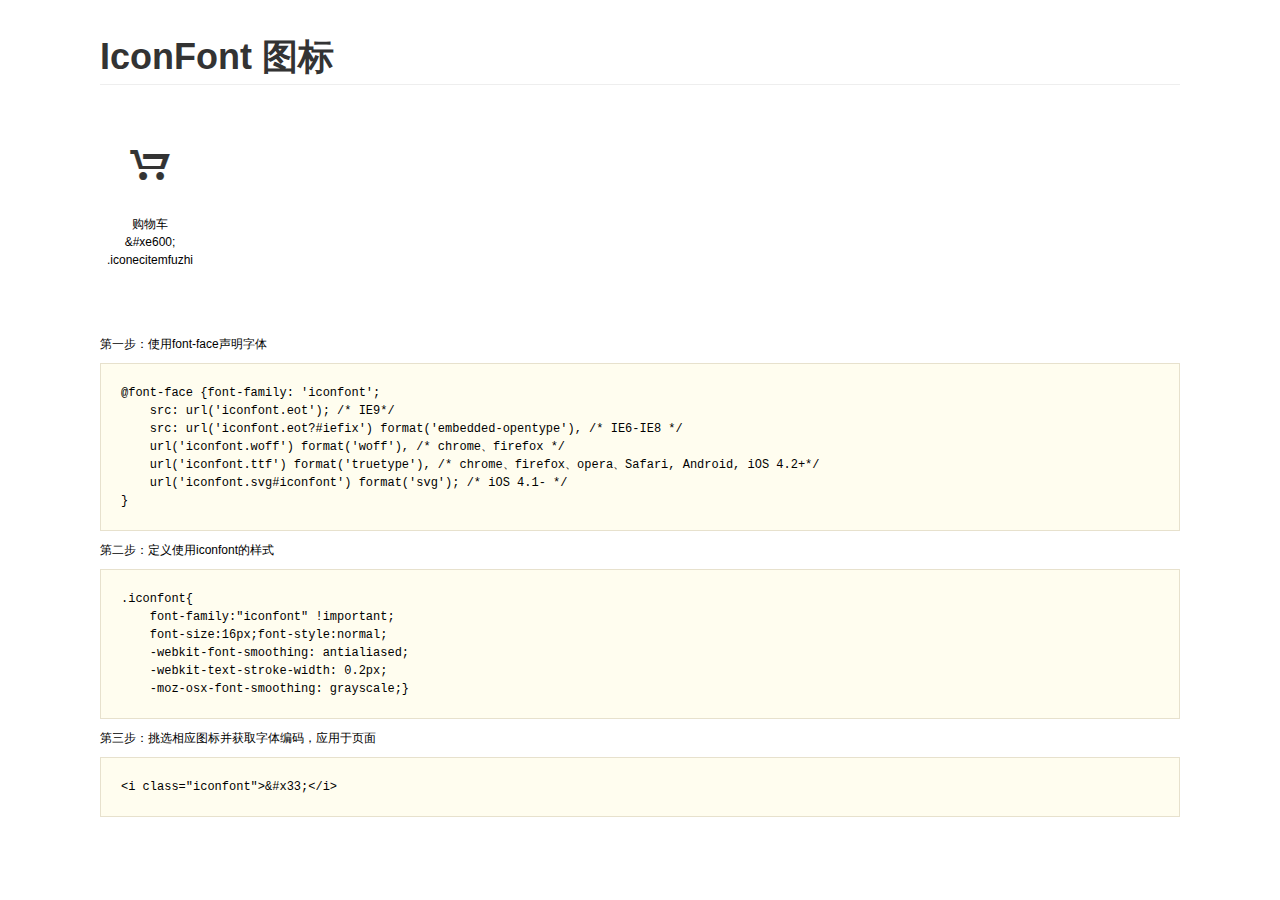
<file: ux_1462642499_599513/demo.html>
<!DOCTYPE html>
<html>
<head>
    <meta charset="utf-8"/>
    <title>IconFont</title>
    <link rel="stylesheet" href="demo.css">
    <link rel="stylesheet" href="iconfont.css">
</head>
<body>
    <div class="main">
        <h1>IconFont 图标</h1>
        <ul class="icon_lists clear">
            
                <li>
                <i class="icon iconfont">&#xe600;</i>
                    <div class="name">购物车</div>
                    <div class="code">&amp;#xe600;</div>
                    <div class="fontclass">.iconecitemfuzhi</div>
                </li>
            
        </ul>


        <div class="helps">
            第一步：使用font-face声明字体
            <pre>
@font-face {font-family: 'iconfont';
    src: url('iconfont.eot'); /* IE9*/
    src: url('iconfont.eot?#iefix') format('embedded-opentype'), /* IE6-IE8 */
    url('iconfont.woff') format('woff'), /* chrome、firefox */
    url('iconfont.ttf') format('truetype'), /* chrome、firefox、opera、Safari, Android, iOS 4.2+*/
    url('iconfont.svg#iconfont') format('svg'); /* iOS 4.1- */
}
</pre>
第二步：定义使用iconfont的样式
            <pre>
.iconfont{
    font-family:"iconfont" !important;
    font-size:16px;font-style:normal;
    -webkit-font-smoothing: antialiased;
    -webkit-text-stroke-width: 0.2px;
    -moz-osx-font-smoothing: grayscale;}
</pre>
第三步：挑选相应图标并获取字体编码，应用于页面
<pre>
&lt;i class="iconfont"&gt;&amp;#x33;&lt;/i&gt;
</pre>
        </div>

    </div>
</body>
</html>
</file>
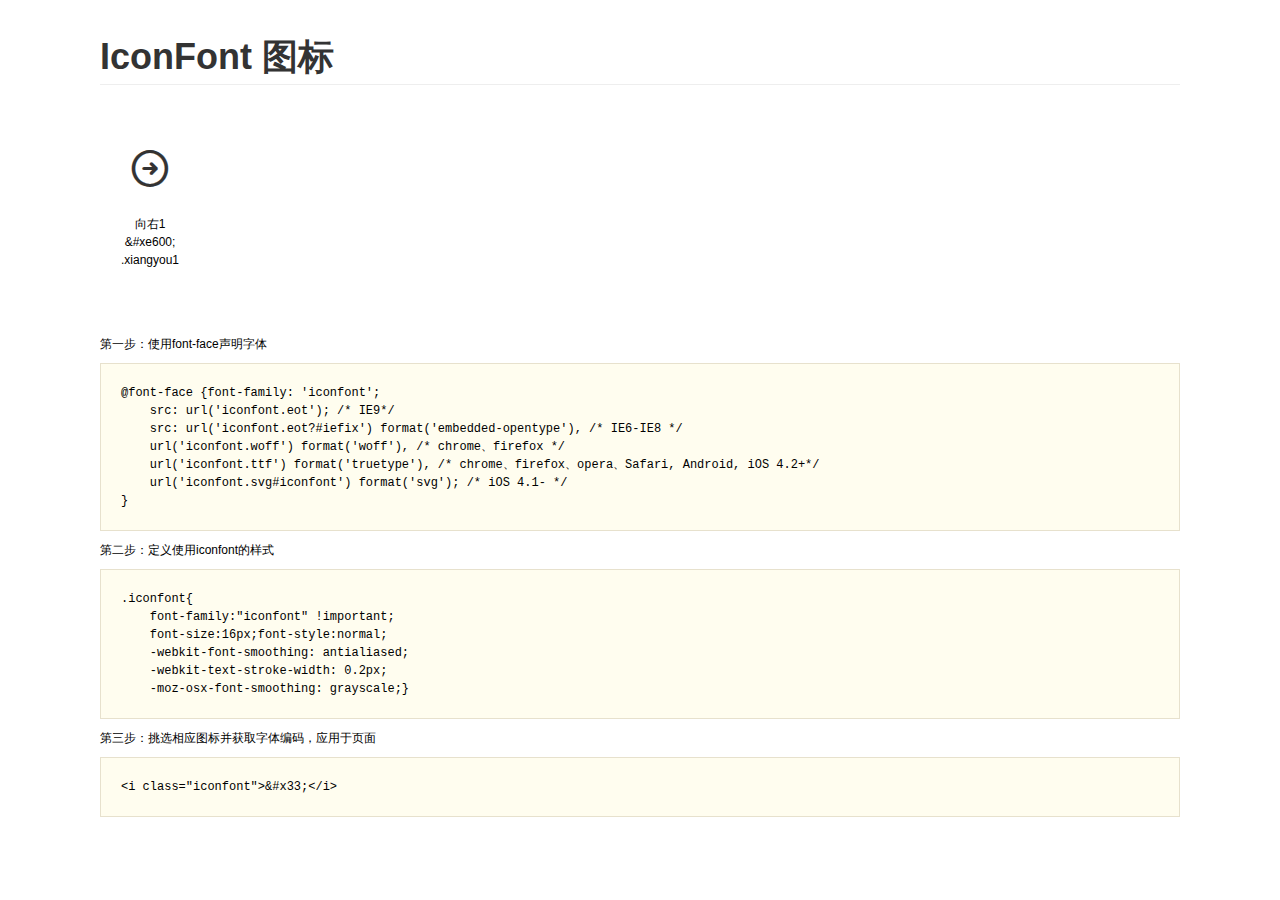
<file: ux_1462787778_1953416/demo.html>
<!DOCTYPE html>
<html>
<head>
    <meta charset="utf-8"/>
    <title>IconFont</title>
    <link rel="stylesheet" href="demo.css">
    <link rel="stylesheet" href="iconfont.css">
</head>
<body>
    <div class="main">
        <h1>IconFont 图标</h1>
        <ul class="icon_lists clear">
            
                <li>
                <i class="icon iconfont">&#xe600;</i>
                    <div class="name">向右1</div>
                    <div class="code">&amp;#xe600;</div>
                    <div class="fontclass">.xiangyou1</div>
                </li>
            
        </ul>


        <div class="helps">
            第一步：使用font-face声明字体
            <pre>
@font-face {font-family: 'iconfont';
    src: url('iconfont.eot'); /* IE9*/
    src: url('iconfont.eot?#iefix') format('embedded-opentype'), /* IE6-IE8 */
    url('iconfont.woff') format('woff'), /* chrome、firefox */
    url('iconfont.ttf') format('truetype'), /* chrome、firefox、opera、Safari, Android, iOS 4.2+*/
    url('iconfont.svg#iconfont') format('svg'); /* iOS 4.1- */
}
</pre>
第二步：定义使用iconfont的样式
            <pre>
.iconfont{
    font-family:"iconfont" !important;
    font-size:16px;font-style:normal;
    -webkit-font-smoothing: antialiased;
    -webkit-text-stroke-width: 0.2px;
    -moz-osx-font-smoothing: grayscale;}
</pre>
第三步：挑选相应图标并获取字体编码，应用于页面
<pre>
&lt;i class="iconfont"&gt;&amp;#x33;&lt;/i&gt;
</pre>
        </div>

    </div>
</body>
</html>
</file>
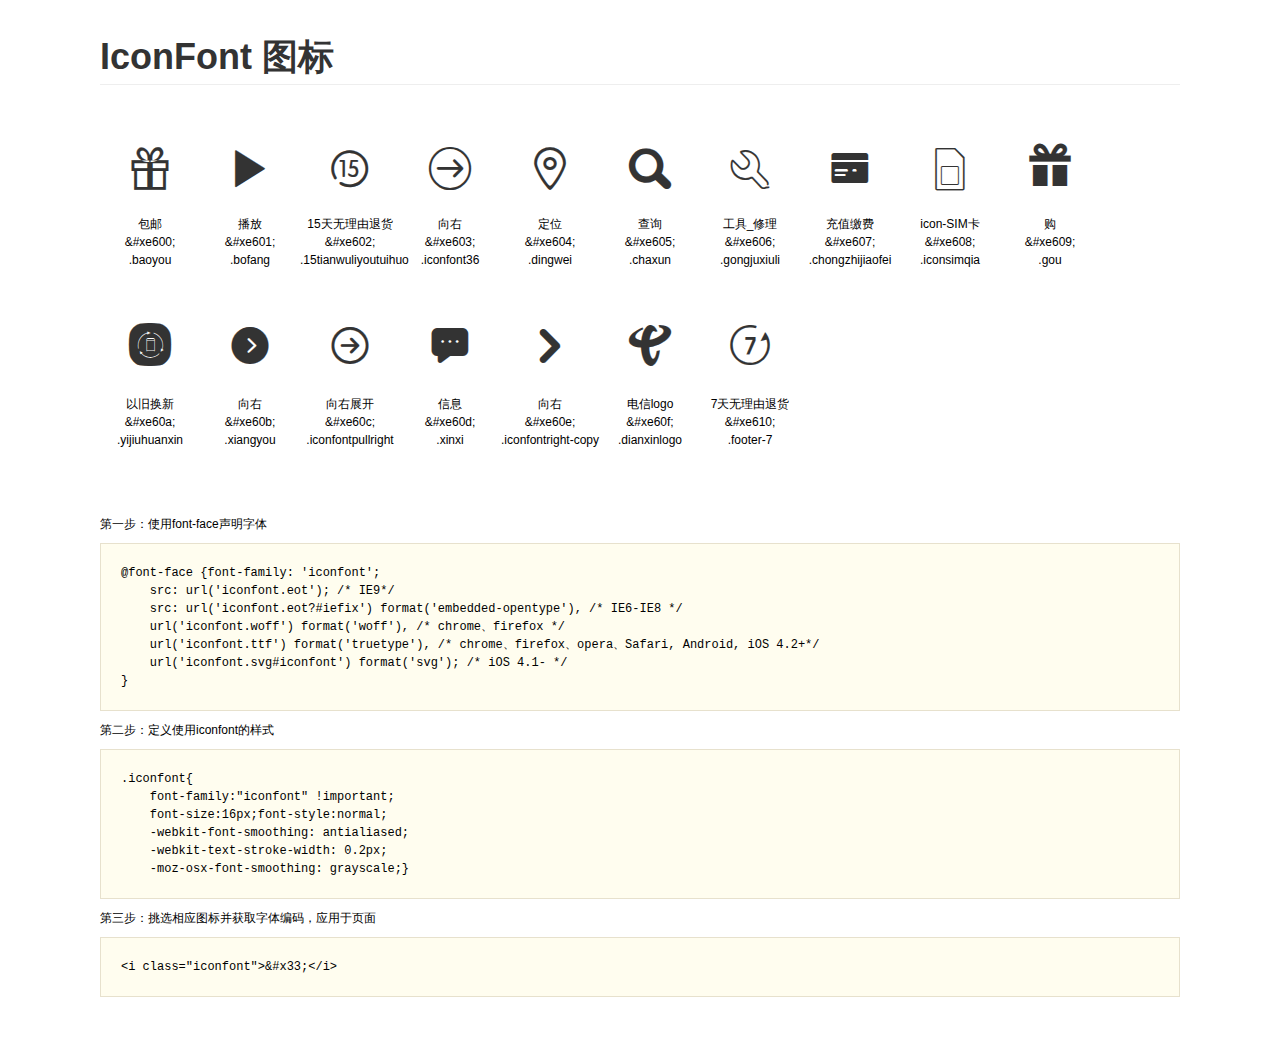
<file: ux_1462968087_811258/demo.html>
<!DOCTYPE html>
<html>
<head>
    <meta charset="utf-8"/>
    <title>IconFont</title>
    <link rel="stylesheet" href="demo.css">
    <link rel="stylesheet" href="iconfont.css">
</head>
<body>
    <div class="main">
        <h1>IconFont 图标</h1>
        <ul class="icon_lists clear">
            
                <li>
                <i class="icon iconfont">&#xe600;</i>
                    <div class="name">包邮</div>
                    <div class="code">&amp;#xe600;</div>
                    <div class="fontclass">.baoyou</div>
                </li>
            
                <li>
                <i class="icon iconfont">&#xe601;</i>
                    <div class="name">播放</div>
                    <div class="code">&amp;#xe601;</div>
                    <div class="fontclass">.bofang</div>
                </li>
            
                <li>
                <i class="icon iconfont">&#xe602;</i>
                    <div class="name">15天无理由退货</div>
                    <div class="code">&amp;#xe602;</div>
                    <div class="fontclass">.15tianwuliyoutuihuo</div>
                </li>
            
                <li>
                <i class="icon iconfont">&#xe603;</i>
                    <div class="name">向右</div>
                    <div class="code">&amp;#xe603;</div>
                    <div class="fontclass">.iconfont36</div>
                </li>
            
                <li>
                <i class="icon iconfont">&#xe604;</i>
                    <div class="name">定位</div>
                    <div class="code">&amp;#xe604;</div>
                    <div class="fontclass">.dingwei</div>
                </li>
            
                <li>
                <i class="icon iconfont">&#xe605;</i>
                    <div class="name">查询</div>
                    <div class="code">&amp;#xe605;</div>
                    <div class="fontclass">.chaxun</div>
                </li>
            
                <li>
                <i class="icon iconfont">&#xe606;</i>
                    <div class="name">工具_修理</div>
                    <div class="code">&amp;#xe606;</div>
                    <div class="fontclass">.gongjuxiuli</div>
                </li>
            
                <li>
                <i class="icon iconfont">&#xe607;</i>
                    <div class="name">充值缴费</div>
                    <div class="code">&amp;#xe607;</div>
                    <div class="fontclass">.chongzhijiaofei</div>
                </li>
            
                <li>
                <i class="icon iconfont">&#xe608;</i>
                    <div class="name">icon-SIM卡</div>
                    <div class="code">&amp;#xe608;</div>
                    <div class="fontclass">.iconsimqia</div>
                </li>
            
                <li>
                <i class="icon iconfont">&#xe609;</i>
                    <div class="name">购</div>
                    <div class="code">&amp;#xe609;</div>
                    <div class="fontclass">.gou</div>
                </li>
            
                <li>
                <i class="icon iconfont">&#xe60a;</i>
                    <div class="name">以旧换新</div>
                    <div class="code">&amp;#xe60a;</div>
                    <div class="fontclass">.yijiuhuanxin</div>
                </li>
            
                <li>
                <i class="icon iconfont">&#xe60b;</i>
                    <div class="name">向右</div>
                    <div class="code">&amp;#xe60b;</div>
                    <div class="fontclass">.xiangyou</div>
                </li>
            
                <li>
                <i class="icon iconfont">&#xe60c;</i>
                    <div class="name">向右展开</div>
                    <div class="code">&amp;#xe60c;</div>
                    <div class="fontclass">.iconfontpullright</div>
                </li>
            
                <li>
                <i class="icon iconfont">&#xe60d;</i>
                    <div class="name">信息</div>
                    <div class="code">&amp;#xe60d;</div>
                    <div class="fontclass">.xinxi</div>
                </li>
            
                <li>
                <i class="icon iconfont">&#xe60e;</i>
                    <div class="name">向右</div>
                    <div class="code">&amp;#xe60e;</div>
                    <div class="fontclass">.iconfontright-copy</div>
                </li>
            
                <li>
                <i class="icon iconfont">&#xe60f;</i>
                    <div class="name">电信logo</div>
                    <div class="code">&amp;#xe60f;</div>
                    <div class="fontclass">.dianxinlogo</div>
                </li>
            
                <li>
                <i class="icon iconfont">&#xe610;</i>
                    <div class="name">7天无理由退货</div>
                    <div class="code">&amp;#xe610;</div>
                    <div class="fontclass">.footer-7</div>
                </li>
            
        </ul>


        <div class="helps">
            第一步：使用font-face声明字体
            <pre>
@font-face {font-family: 'iconfont';
    src: url('iconfont.eot'); /* IE9*/
    src: url('iconfont.eot?#iefix') format('embedded-opentype'), /* IE6-IE8 */
    url('iconfont.woff') format('woff'), /* chrome、firefox */
    url('iconfont.ttf') format('truetype'), /* chrome、firefox、opera、Safari, Android, iOS 4.2+*/
    url('iconfont.svg#iconfont') format('svg'); /* iOS 4.1- */
}
</pre>
第二步：定义使用iconfont的样式
            <pre>
.iconfont{
    font-family:"iconfont" !important;
    font-size:16px;font-style:normal;
    -webkit-font-smoothing: antialiased;
    -webkit-text-stroke-width: 0.2px;
    -moz-osx-font-smoothing: grayscale;}
</pre>
第三步：挑选相应图标并获取字体编码，应用于页面
<pre>
&lt;i class="iconfont"&gt;&amp;#x33;&lt;/i&gt;
</pre>
        </div>

    </div>
</body>
</html>
</file>
<file: ux_1462642499_599513/iconfont.css>
@font-face {font-family: "iconfont";
  src: url('iconfont.eot?t=1462642500'); /* IE9*/
  src: url('iconfont.eot?t=1462642500#iefix') format('embedded-opentype'), /* IE6-IE8 */
  url('iconfont.woff?t=1462642500') format('woff'), /* chrome, firefox */
  url('iconfont.ttf?t=1462642500') format('truetype'), /* chrome, firefox, opera, Safari, Android, iOS 4.2+*/
  url('iconfont.svg?t=1462642500#iconfont') format('svg'); /* iOS 4.1- */
}

.iconfont {
  font-family:"iconfont" !important;
  font-size:16px;
  font-style:normal;
  -webkit-font-smoothing: antialiased;
  -webkit-text-stroke-width: 0.2px;
  -moz-osx-font-smoothing: grayscale;
}
.icon-iconecitemfuzhi:before { content: "\e600"; }
</file>
<file: 1.0.7/iconfont.css>
/* -----------H-ui前端框架-------------
* iconfont.css v1.0.7
* http://www.h-ui.net/
* Created & Modified by guojunhui
* Date modified 2015.12.21
*
* Copyright 2013-2015 北京颖杰联创科技有限公司 All rights reserved.
* Licensed under MIT license.
* http://opensource.org/licenses/MIT
*
*/
@font-face {font-family: "Hui-iconfont";
  src: url('iconfont.eot'); /* IE9*/
  src: url('iconfont.eot?#iefix') format('embedded-opentype'), /* IE6-IE8 */
  url('iconfont.woff') format('woff'), /* chrome、firefox */
  url('iconfont.ttf') format('truetype'), /* chrome、firefox、opera、Safari, Android, iOS 4.2+*/
  url('iconfont.svg#Hui-iconfont') format('svg'); /* iOS 4.1- */
}
@font-face {
  font-family: 'iconfont';
  src: url('//at.alicdn.com/t/font_1462641873_7030823.eot'); /* IE9*/
  src: url('//at.alicdn.com/t/font_1462641873_7030823.eot?#iefix') format('embedded-opentype'), /* IE6-IE8 */
  url('//at.alicdn.com/t/font_1462641873_7030823.woff') format('woff'), /* chrome、firefox */
  url('//at.alicdn.com/t/font_1462641873_7030823.ttf') format('truetype'), /* chrome、firefox、opera、Safari, Android, iOS 4.2+*/
  url('//at.alicdn.com/t/font_1462641873_7030823.svg#iconfont') format('svg'); /* iOS 4.1- */
}

.Hui-iconfont {
  font-family:"Hui-iconfont" !important;
  font-style:normal;
  -webkit-font-smoothing: antialiased;
  -webkit-text-stroke-width: 0.2px;
  -moz-osx-font-smoothing: grayscale;
}
.Hui-iconfont-gotop:before { content: "\e684"; }
.Hui-iconfont-music:before { content: "\e60f"; }
.Hui-iconfont-tags:before { content: "\e64b"; }
.Hui-iconfont-pad:before { content: "\e64c"; }
.Hui-iconfont-lunzi:before { content: "\e64d"; }
.Hui-iconfont-jiandao:before { content: "\e64e"; }
.Hui-iconfont-xianshiqi:before { content: "\e64f"; }
.Hui-iconfont-zhaoxiangji:before { content: "\e650"; }
.Hui-iconfont-danfanxiangji:before { content: "\e651"; }
.Hui-iconfont-dayinji:before { content: "\e652"; }
.Hui-iconfont-user-zhanzhang:before { content: "\e653"; }
.Hui-iconfont-chajian:before { content: "\e654"; }
.Hui-iconfont-arrow1-bottom:before { content: "\e674"; }
.Hui-iconfont-arrow1-left:before { content: "\e678"; }
.Hui-iconfont-arrow1-top:before { content: "\e679"; }
.Hui-iconfont-arrow1-right:before { content: "\e67a"; }
.Hui-iconfont-jieri:before { content: "\e655"; }
.Hui-iconfont-face-weixiao:before { content: "\e656"; }
.Hui-iconfont-face-chijing:before { content: "\e657"; }
.Hui-iconfont-face-dai:before { content: "\e658"; }
.Hui-iconfont-face-shuaku:before { content: "\e659"; }
.Hui-iconfont-face-mogui:before { content: "\e65a"; }
.Hui-iconfont-face-ganga:before { content: "\e65b"; }
.Hui-iconfont-face-qin:before { content: "\e65c"; }
.Hui-iconfont-face-nu:before { content: "\e65d"; }
.Hui-iconfont-face-zhayan:before { content: "\e65e"; }
.Hui-iconfont-face-shengqi:before { content: "\e65f"; }
.Hui-iconfont-face-ma:before { content: "\e660"; }
.Hui-iconfont-face-bishi:before { content: "\e661"; }
.Hui-iconfont-face-maimeng:before { content: "\e662"; }
.Hui-iconfont-face-jingdai:before { content: "\e663"; }
.Hui-iconfont-face-yun:before { content: "\e664"; }
.Hui-iconfont-home2:before { content: "\e67f"; }
.Hui-iconfont-search2:before { content: "\e665"; }
.Hui-iconfont-share2:before { content: "\e666"; }
.Hui-iconfont-face:before { content: "\e668"; }
.Hui-iconfont-wuliu:before { content: "\e669"; }
.Hui-iconfont-dianpu:before { content: "\e66a"; }
.Hui-iconfont-chexiao:before { content: "\e66b"; }
.Hui-iconfont-zhongzuo:before { content: "\e66c"; }
.Hui-iconfont-zan:before { content: "\e66d"; }
.Hui-iconfont-cai:before { content: "\e66e"; }
.Hui-iconfont-yuyin3:before { content: "\e66f"; }
.Hui-iconfont-cart2-selected:before { content: "\e670"; }
.Hui-iconfont-weizhi:before { content: "\e671"; }
.Hui-iconfont-face-ku:before { content: "\e688"; }
.Hui-iconfont-down:before { content: "\e640"; }
.Hui-iconfont-cart2-man:before { content: "\e672"; }
.Hui-iconfont-card2-kong:before { content: "\e673"; }
.Hui-iconfont-luyin:before { content: "\e619"; }
.Hui-iconfont-html:before { content: "\e69f"; }
.Hui-iconfont-css:before { content: "\e6a0"; }
.Hui-iconfont-android:before { content: "\e6a2"; }
.Hui-iconfont-github:before { content: "\e6d1"; }
.Hui-iconfont-html5:before { content: "\e6d2"; }
.Hui-iconfont-huangguan:before { content: "\e6d3"; }
.Hui-iconfont-news:before { content: "\e616"; }
.Hui-iconfont-slider-right:before { content: "\e63d"; }
.Hui-iconfont-slider-left:before { content: "\e67d"; }
.Hui-iconfont-tuku:before { content: "\e613"; }
.Hui-iconfont-shuru:before { content: "\e647"; }
.Hui-iconfont-sanjiao:before { content: "\e67e"; }
.Hui-iconfont-share-renren:before { content: "\e6d8"; }
.Hui-iconfont-share-tweibo:before { content: "\e6d9"; }
.Hui-iconfont-arrow2-left:before { content: "\e6d4"; }
.Hui-iconfont-paixu:before { content: "\e675"; }
.Hui-iconfont-niming:before { content: "\e624"; }
.Hui-iconfont-add:before { content: "\e600"; }
.Hui-iconfont-root:before { content: "\e62d"; }
.Hui-iconfont-xuanzhong:before { content: "\e676"; }
.Hui-iconfont-weixuanzhong:before { content: "\e677"; }
.Hui-iconfont-arrow2-bottom:before { content: "\e6d5"; }
.Hui-iconfont-arrow2-top:before { content: "\e6d6"; }
.Hui-iconfont-like2:before { content: "\e648"; }
.Hui-iconfont-arrow2-right:before { content: "\e6d7"; }
.Hui-iconfont-shangyishou:before { content: "\e6db"; }
.Hui-iconfont-xiayishou:before { content: "\e6e3"; }
.Hui-iconfont-share-weixin:before { content: "\e694"; }
.Hui-iconfont-shenhe-tingyong:before { content: "\e631"; }
.Hui-iconfont-gouxuan2:before { content: "\e601"; }
.Hui-iconfont-selected:before { content: "\e617"; }
.Hui-iconfont-jianhao:before { content: "\e6a1"; }
.Hui-iconfont-user-group:before { content: "\e62b"; }
.Hui-iconfont-yiguanzhu:before { content: "\e680"; }
.Hui-iconfont-gengduo3:before { content: "\e6f9"; }
.Hui-iconfont-comment:before { content: "\e622"; }
.Hui-iconfont-tongji-zhu:before { content: "\e618"; }
.Hui-iconfont-like:before { content: "\e649"; }
.Hui-iconfont-shangjia:before { content: "\e6dc"; }
.Hui-iconfont-save:before { content: "\e632"; }
.Hui-iconfont-gongsi:before { content: "\e643"; }
.Hui-iconfont-system:before { content: "\e62e"; }
.Hui-iconfont-pifu:before { content: "\e62a"; }
.Hui-iconfont-menu:before { content: "\e667"; }
.Hui-iconfont-msg:before { content: "\e62f"; }
.Hui-iconfont-userid:before { content: "\e602"; }
.Hui-iconfont-cang-selected:before { content: "\e630"; }
.Hui-iconfont-yundown:before { content: "\e641"; }
.Hui-iconfont-help:before { content: "\e633"; }
.Hui-iconfont-chuku:before { content: "\e634"; }
.Hui-iconfont-picture:before { content: "\e646"; }
.Hui-iconfont-wenzhouyinxing:before { content: "\e6ed"; }
.Hui-iconfont-ad:before { content: "\e635"; }
.Hui-iconfont-fenlei:before { content: "\e681"; }
.Hui-iconfont-saoyisao:before { content: "\e682"; }
.Hui-iconfont-search:before { content: "\e683"; }
.Hui-iconfont-tuwenxiangqing:before { content: "\e685"; }
.Hui-iconfont-leijipingjia:before { content: "\e686"; }
.Hui-iconfont-hetong:before { content: "\e636"; }
.Hui-iconfont-tongji:before { content: "\e61a"; }
.Hui-iconfont-quanbudingdan:before { content: "\e687"; }
.Hui-iconfont-cang:before { content: "\e61b"; }
.Hui-iconfont-xiaoxi:before { content: "\e68a"; }
.Hui-iconfont-renwu:before { content: "\e637"; }
.Hui-iconfont-more:before { content: "\e68b"; }
.Hui-iconfont-zhizhao:before { content: "\e638"; }
.Hui-iconfont-fabu:before { content: "\e603"; }
.Hui-iconfont-shenhe-butongguo2:before { content: "\e6dd"; }
.Hui-iconfont-share-qq:before { content: "\e67b"; }
.Hui-iconfont-upload:before { content: "\e642"; }
.Hui-iconfont-add2:before { content: "\e604"; }
.Hui-iconfont-jiesuo:before { content: "\e605"; }
.Hui-iconfont-zhongtumoshi:before { content: "\e68c"; }
.Hui-iconfont-datumoshi:before { content: "\e68d"; }
.Hui-iconfont-face2:before { content: "\e68e"; }
.Hui-iconfont-huanyipi:before { content: "\e68f"; }
.Hui-iconfont-shijian:before { content: "\e690"; }
.Hui-iconfont-feedback:before { content: "\e691"; }
.Hui-iconfont-feedback2:before { content: "\e692"; }
.Hui-iconfont-share-pengyouquan:before { content: "\e693"; }
.Hui-iconfont-zan2:before { content: "\e697"; }
.Hui-iconfont-arrow3-bottom:before { content: "\e698"; }
.Hui-iconfont-arrow3-top:before { content: "\e699"; }
.Hui-iconfont-arrow3-right:before { content: "\e69a"; }
.Hui-iconfont-arrow3-left:before { content: "\e69b"; }
.Hui-iconfont-more2:before { content: "\e69c"; }
.Hui-iconfont-cang2-selected:before { content: "\e69d"; }
.Hui-iconfont-cang2:before { content: "\e69e"; }
.Hui-iconfont-dangan:before { content: "\e639"; }
.Hui-iconfont-money:before { content: "\e63a"; }
.Hui-iconfont-share-weibo:before { content: "\e6da"; }
.Hui-iconfont-email:before { content: "\e63b"; }
.Hui-iconfont-tongji-xian:before { content: "\e61c"; }
.Hui-iconfont-bank:before { content: "\e628"; }
.Hui-iconfont-home:before { content: "\e625"; }
.Hui-iconfont-user:before { content: "\e62c"; }
.Hui-iconfont-log:before { content: "\e623"; }
.Hui-iconfont-pages:before { content: "\e626"; }
.Hui-iconfont-sim:before { content: "\e629"; }
.Hui-iconfont-tingzhi:before { content: "\e6e4"; }
.Hui-iconfont-dengdai:before { content: "\e606"; }
.Hui-iconfont-user-add:before { content: "\e607"; }
.Hui-iconfont-copy:before { content: "\e6ea"; }
.Hui-iconfont-file:before { content: "\e63e"; }
.Hui-iconfont-share-douban:before { content: "\e67c"; }
.Hui-iconfont-share-zhihu:before { content: "\e689"; }
.Hui-iconfont-daochu:before { content: "\e644"; }
.Hui-iconfont-daoru:before { content: "\e645"; }
.Hui-iconfont-weigouxuan2:before { content: "\e608"; }
.Hui-iconfont-phone:before { content: "\e696"; }
.Hui-iconfont-bold:before { content: "\e6e7"; }
.Hui-iconfont-manage2:before { content: "\e63c"; }
.Hui-iconfont-edit:before { content: "\e6df"; }
.Hui-iconfont-del2:before { content: "\e609"; }
.Hui-iconfont-duigou:before { content: "\e6e8"; }
.Hui-iconfont-chongqi:before { content: "\e6f7"; }
.Hui-iconfont-avatar:before { content: "\e60a"; }
.Hui-iconfont-del:before { content: "\e60b"; }
.Hui-iconfont-edit2:before { content: "\e60c"; }
.Hui-iconfont-zanting:before { content: "\e6e5"; }
.Hui-iconfont-apple:before { content: "\e64a"; }
.Hui-iconfont-guangdayinxing:before { content: "\e6f0"; }
.Hui-iconfont-minshengyinxing:before { content: "\e6f4"; }
.Hui-iconfont-xiajia:before { content: "\e6de"; }
.Hui-iconfont-manage:before { content: "\e61d"; }
.Hui-iconfont-user2:before { content: "\e60d"; }
.Hui-iconfont-code:before { content: "\e6ee"; }
.Hui-iconfont-cut:before { content: "\e6ef"; }
.Hui-iconfont-link:before { content: "\e6f1"; }
.Hui-iconfont-new:before { content: "\e6f2"; }
.Hui-iconfont-ordered-list:before { content: "\e6f3"; }
.Hui-iconfont-unordered-list:before { content: "\e6f5"; }
.Hui-iconfont-share-qzone:before { content: "\e6c8"; }
.Hui-iconfont-suoding:before { content: "\e60e"; }
.Hui-iconfont-tel2:before { content: "\e6a3"; }
.Hui-iconfont-order:before { content: "\e627"; }
.Hui-iconfont-shujutongji:before { content: "\e61e"; }
.Hui-iconfont-del3:before { content: "\e6e2"; }
.Hui-iconfont-add3:before { content: "\e610"; }
.Hui-iconfont-add4:before { content: "\e61f"; }
.Hui-iconfont-key:before { content: "\e63f"; }
.Hui-iconfont-yuyin2:before { content: "\e6a4"; }
.Hui-iconfont-yuyin:before { content: "\e6a5"; }
.Hui-iconfont-close:before { content: "\e6a6"; }
.Hui-iconfont-xuanze:before { content: "\e6a7"; }
.Hui-iconfont-xuanzhong1:before { content: "\e6a8"; }
.Hui-iconfont-yiguanzhu1:before { content: "\e6a9"; }
.Hui-iconfont-share:before { content: "\e6aa"; }
.Hui-iconfont-zhuanfa:before { content: "\e6ab"; }
.Hui-iconfont-tianqi-duoyun:before { content: "\e6ac"; }
.Hui-iconfont-tianqi-mai:before { content: "\e6ad"; }
.Hui-iconfont-tianqi-qing:before { content: "\e6ae"; }
.Hui-iconfont-tianqi-wu:before { content: "\e6af"; }
.Hui-iconfont-tianqi-xue:before { content: "\e6b0"; }
.Hui-iconfont-tianqi-yin:before { content: "\e6b1"; }
.Hui-iconfont-tianqi-yu:before { content: "\e6b2"; }
.Hui-iconfont-daipingjia:before { content: "\e6b3"; }
.Hui-iconfont-vip-card2:before { content: "\e6b4"; }
.Hui-iconfont-jifen:before { content: "\e6b5"; }
.Hui-iconfont-youhuiquan:before { content: "\e6b6"; }
.Hui-iconfont-hongbao:before { content: "\e6b7"; }
.Hui-iconfont-cart-selected:before { content: "\e6b8"; }
.Hui-iconfont-cart-kong:before { content: "\e6b9"; }
.Hui-iconfont-jiangjia:before { content: "\e6ba"; }
.Hui-iconfont-liwu:before { content: "\e6bb"; }
.Hui-iconfont-caiqie:before { content: "\e6bc"; }
.Hui-iconfont-xuanzhuan:before { content: "\e6bd"; }
.Hui-iconfont-bigpic:before { content: "\e6be"; }
.Hui-iconfont-list:before { content: "\e6bf"; }
.Hui-iconfont-middle:before { content: "\e6c0"; }
.Hui-iconfont-hot:before { content: "\e6c1"; }
.Hui-iconfont-paishe:before { content: "\e6c2"; }
.Hui-iconfont-hot1:before { content: "\e6c3"; }
.Hui-iconfont-new1:before { content: "\e6c4"; }
.Hui-iconfont-xiaoxi1:before { content: "\e6c5"; }
.Hui-iconfont-canshu:before { content: "\e6c6"; }
.Hui-iconfont-tel:before { content: "\e6c7"; }
.Hui-iconfont-dingwei:before { content: "\e6c9"; }
.Hui-iconfont-hongbao2:before { content: "\e6ca"; }
.Hui-iconfont-2code:before { content: "\e6cb"; }
.Hui-iconfont-vip:before { content: "\e6cc"; }
.Hui-iconfont-tishi:before { content: "\e6cd"; }
.Hui-iconfont-dingyue:before { content: "\e6ce"; }
.Hui-iconfont-italic:before { content: "\e6e9"; }
.Hui-iconfont-yulan:before { content: "\e695"; }
.Hui-iconfont-usergroup2:before { content: "\e611"; }
.Hui-iconfont-goods:before { content: "\e620"; }
.Hui-iconfont-paixingbang:before { content: "\e6cf"; }
.Hui-iconfont-qingdaoyinxing:before { content: "\e6f6"; }
.Hui-iconfont-kefu:before { content: "\e6d0"; }
.Hui-iconfont-picture1:before { content: "\e612"; }
.Hui-iconfont-weigouxuan:before { content: "\e614"; }
.Hui-iconfont-fanqiang:before { content: "\e6fa"; }
.Hui-iconfont-shenhe-weitongguo:before { content: "\e6e0"; }
.Hui-iconfont-shenhe-tongguo:before { content: "\e6e1"; }
.Hui-iconfont-tongji-bing:before { content: "\e621"; }
.Hui-iconfont-gouxuan:before { content: "\e615"; }
.Hui-iconfont-jiansheyinxing:before { content: "\e6f8"; }
.Hui-iconfont-pay-weixin:before { content: "\e719"; }
.Hui-iconfont-pay-alipay-2:before { content: "\e71c"; }
.Hui-iconfont-beijingyinxing:before { content: "\e6fb"; }
.Hui-iconfont-guangdongfazhanyinxing:before { content: "\e703"; }
.Hui-iconfont-zhaoshangyinxing:before { content: "\e704"; }
.Hui-iconfont-zheshangyinxing:before { content: "\e712"; }
.Hui-iconfont-zhongguonongyeyinxing:before { content: "\e713"; }
.Hui-iconfont-cdbank:before { content: "\e714"; }
.Hui-iconfont-gengduo2:before { content: "\e716"; }
.Hui-iconfont-bofang:before { content: "\e6e6"; }
.Hui-iconfont-gengduo4:before { content: "\e717"; }
.Hui-iconfont-text-height:before { content: "\e6fc"; }
.Hui-iconfont-text-width:before { content: "\e6fd"; }
.Hui-iconfont-underline:before { content: "\e6fe"; }
.Hui-iconfont-star:before { content: "\e6ff"; }
.Hui-iconfont-star-half:before { content: "\e700"; }
.Hui-iconfont-star-halfempty:before { content: "\e701"; }
.Hui-iconfont-star-o:before { content: "\e702"; }
.Hui-iconfont-font:before { content: "\e6ec"; }
.Hui-iconfont-hangzhouyinxing:before { content: "\e718"; }
.Hui-iconfont-jiaotongyinxing:before { content: "\e71a"; }
.Hui-iconfont-gengduo:before { content: "\e715"; }
.Hui-iconfont-avatar2:before { content: "\e705"; }
.Hui-iconfont-close2:before { content: "\e706"; }
.Hui-iconfont-about:before { content: "\e707"; }
.Hui-iconfont-phone-android:before { content: "\e708"; }
.Hui-iconfont-search1:before { content: "\e709"; }
.Hui-iconfont-comment1:before { content: "\e70a"; }
.Hui-iconfont-read:before { content: "\e70b"; }
.Hui-iconfont-feedback1:before { content: "\e70c"; }
.Hui-iconfont-practice:before { content: "\e70d"; }
.Hui-iconfont-align-center:before { content: "\e70e"; }
.Hui-iconfont-align-justify:before { content: "\e70f"; }
.Hui-iconfont-align-left:before { content: "\e710"; }
.Hui-iconfont-align-right:before { content: "\e711"; }
.Hui-iconfont-paste:before { content: "\e6eb"; }
.Hui-iconfont-pay-alipay-1:before { content: "\e71f"; }
.Hui-iconfont-pufayinxing:before { content: "\e71b"; }
.Hui-iconfont-gongshangyinxing:before { content: "\e71d"; }
.Hui-iconfont-huaxiayinxing:before { content: "\e71e"; }
.Hui-iconfont-youzhengyinxing:before { content: "\e721"; }
.Hui-iconfont-zhongguoyinxing:before { content: "\e722"; }
.Hui-iconfont-zhongxinyinxing:before { content: "\e723"; }
.Hui-iconfont-shanghaiyinxing:before { content: "\e724"; }
</file>
<file: css/homepage.css>
*{
    margin: 0;
    padding: 0;
    font-family: "Helvetica Neue", Helvetica, Arial, "Microsoft Yahei", "Hiragino Sans GB", "Heiti SC", "WenQuanYi Micro Hei", sans-serif , "宋体";
    font-size: 12px;
    color: #424242;
}
img,input{
    border: none;
    vertical-align: middle;
}
ul,ol{
    list-style: none;
}
a{
    text-decoration: none;
}
input{
    outline: none;
}
.w1226{
    margin: 0 auto;
    width: 1226px;
}
.clear{
    clear: both;
    /*height: 0;*/
    /*line-height: 0;*/
}


.site-head{
    width: 100%;
    min-width: 1266px;
    height: 40px;
    line-height: 40px;
    background: #333;
}
.menu{
    float: left;
    width: 536px;
}
.menu a{
   color: #b0b0b0;
}
.menu a:hover{
    color: #fff;
}
.menu span{
    color:#424242;
    margin: 0 6px;
}
.sign{
    width: 206px;
    float: right;
}
.sign a{
    color: #b0b0b0;
}
.sign a:hover{
    color: #FFFFFF;
}
.sign span{
    color:#424242;
    margin: 0 6px;
}
.sign .buy-car{
    display: inline-block;
    width: 120px;
    height: 40px;
    line-height: 40px;
    position: relative;
    margin-left: 19px;
    background:#424242;
}
.sign i{
    display: inline-block;
    width: 20px;
    height: 20px;
    line-height: 20px;
    margin: 0 3px -5px 20px;
    color: #b0b0b0;
    vertical-align: -4px;
    background: url("../img/buy1.png")no-repeat center;
}
/*.icon{*/
    /*font-size: 20px;*/
/*}*/
/*.sign .buy-car:hover i{*/

    /*color: #ff6700;*/
/*}*/
.sign .buy-car.bg{
    background: #FFFFFF;
    color: #ff6700;
}
.sign .buy-car:hover .car{
    background: url("../img/buy2.png")no-repeat center;
}
.sign .buy{
    display: none;
    position: absolute;
    top: 40px;
    right: 0;
    border-top: none;
    padding: 15px 0 0;
    width: 316px;
    height: 83px;
    line-height: 58px;
    text-align: center;
    z-index: 30;
    background: #FFFFFF;
    box-shadow: 0 7px 10px rgba(0,0,0,0.15);
}
/*menu-end*/
.head{
    width: 100%;
    min-width: 1226px;
    height: 100px;
}
.head .logo{
    float: left;
    display: block;
    margin-top: 22px;
    width: 55px;
    height: 55px;
    background-color:orangered ;
    background-image: url("../img/mi-logo.png");
    background-repeat: no-repeat;
}
.head .nav{
    float: left;
    padding:12px 0 0 5px ;
    width: 850px;
    height: 88px;
}
.head .nav .nav-C{
    float: left;
    height: 24px;
    padding:26px 15px 38px;
}
.head .nav .nav-A,.nav-D{
    float: left;
    height: 24px;
    padding:26px 15px 38px;
}
.head .nav .nav-A.bg span {
    color: #ff6700;
}
.head .nav .nav-A,.nav-D a{
    /*padding:26px 15px 38px;*/
    /*height: 88px;*/
}
.nav-B{
    display: none;
    position: absolute;
    left: 0;
    top: 140px;
    border-top: 1px solid #e0e0e0;
    width: 100%;
    /*height: 230px;*/
    background: #FFFFFF;
    z-index: 8;
}
.navBg{
    display: block;
}
.nav-A .nav-B ul li{
    float: left;
    padding: 35px 12px 0;
    width: 180px;
    height: 201px;
    text-align: center;
}
.nav-A .nav-B ul li div{
    width: 160px;
    height: 110px;
    margin: 0 auto 16px;
    border-left: 1px solid #e0e0e0;
}
.nav-A .nav-B ul li.first div{
    border: none;
}
.nav-A .nav-B ul li .nav-A-p2{
    line-height: 20px;
    color: #ff6700;
}

.head .nav .nav-A a:hover span{
    color: #ff6700;
}
.head .nav li .find-Max{
    margin-top: -25px;
    width: 150px;
    height: 62px;
    background: url("../img/doodle0429.gif") no-repeat center;
}
.head .nav .nav-A span{
    font-size: 16px;
    color: #333333;
    /*padding: 26px 16px 38px;*/
}
.head .nav .nav-D span{
    font-size: 16px;
    color: #333333;
    /*padding: 26px 16px 38px;*/
}
.head .search{
    position: relative;
    float: right;
    width: 296px;
    height: 50px;
}
.head .search .search-left{
    position: absolute;
    right: 51px;
    top: 22px;
    border: 1px solid #e0e0e0;
    width: 245px;
    height: 50px;
}
.head .search .search-left.bg{
    border-color: #b0b0b0;
}
.head .search .search-left.focus{
    border-color: #ff6700;
}

.head .search .search-right.bg{
    border-color:#b0b0b0;
}
.head .search .search-right.bo{
    border-color:#b0b0b0;
    background:url("../img/sousuo2.png")no-repeat center #ff6700 ;
}

.head .search .search-right{
    position: absolute;
    right: 0;
    top: 22px;
    border: 1px solid #E0E0E0;
    width: 52px;
    height: 52px;
    cursor: pointer;
    background: url("../img/sousuo1.png")no-repeat center #FFFFFF;
}
.head .search .mi{
    position: absolute;
    padding: 1px 5px;
    top: 40px;
    right:113px;
    background: #EEEEEE;
}
.head .search .mi:hover{
    background: #ff6700;
    color: #FFFFFF;
}
.head .search .mi-car:hover{
    background: #ff6700;
    color: #FFFFFF;
}
.head .search .mi-car{
    position: absolute;
    padding: 1px 5px;
    top: 40px;
    right: 62px;
    background: #EEEEEE;
}
/*--head end--*/
.centerTop{
    width: 100%;
    min-width: 1226px;
    height: 1108px;
}
.banner{
    position: relative;
    width: 1226px;
    height: 460px;
    overflow: hidden;
    margin-bottom: 15px ;
}
.banner .bannerInner{
    width: 1226px;
    height: 460px;
}
.banner .bannerInner div{
    position: absolute;
    top: 0;
    left: 0;
    width: 1226px;
    height: 460px;
}
.banner .bannerInner div img{
    width: 100%;
    height: 100%;
    /*opacity: 0;*/
    display: none;
}
.banner ul{
    position: absolute;
    right: 30px;
    bottom: 20px;
    z-index: 3;
}
.banner ul li{
    float: left;
    margin-left: 10px;
    width: 6px;
    height: 6px;
    background: #666;
    border-radius: 50%;
    border: 2px solid #fff;
    border-color: rgba(255,255,255,0.3);
    cursor: pointer;
}
.banner ul li.bg{
    background: rgba(255,255,255,0.3);
    border: 2px solid #fff;
    border-color: rgba(0,0,0,0.4);
    border-radius: 50%;
}
.banner a{
    position: absolute;
    top: 50%;
    width: 41px;
    height: 69px;
    background-image: url("../img/icon-slides.png");
    z-index: 5;
}
.banner .bannerLeft{
    left: 234px;
    background-position: 82px;
}
.banner .bannerLeft:hover{
    background-position: 0;
}
.banner .bannerRight{
    right: 0;
    background-position: 41px;
}
.banner .bannerRight:hover{
    background-position: -41px;
}
/*banner end*/
.pos{
    position: relative;
}



.subNav ul li .subNav-left{
    position: relative;
    display: block;
    padding-left: 30px;
    height: 42px;
    line-height: 42px;
    font-size: 14px;
    color: #FFFFFF;
}
.subNav ul li .subNav-left:hover{
    background: #ff6700;
}
.subNav ul li .subNav-left:hover i{
    color: rgba(255,255,255,0.5);
    opacity: 0.5;
}
.subNav ul li .subNav-left i{
    display: block;
    position: absolute;
    right: 20px;
    top: 12px;
    width: 16px;
    height: 16px;
    line-height: 16px;
    font-size: 16px;
    color: rgba(255,255,255,0.5);
}
.subNav{
    position: absolute;
    top: 0;
    left: 0;
    padding: 20px 0;
    width: 234px;
    height: 420px;
    background: #333333;
    background: rgba(0,0,0,0.6);
    z-index: 4;
}
/*.subNav ul li .subNav-left:hover .innerNav{*/
    /*display: block;*/
/*}*/
.innerNav{
    display: none;
    position: absolute;
    left: 234px;
    top: 0;
    width: auto;
    height: 460px;
    background:#FFFFff;
    border: 1px solid #f0f0f0;
    box-shadow: 3px 3px 7px 0 #f0f0f0;
}
.width{
    width: 795px;
}
.innerNavBg{
    display: block;
}
.innerNav ul{
    display: inline-block;
    width: 265px;
    padding: 2px 0;
}
.innerNav ul li{
    width: 265px;
    height: 76px;
    line-height: 76px;
}
.innerNav ul li .innerNav-left{
    padding: 18px 0 18px 20px ;
    width: 170px;
    height: 41px;
}
.innerNav ul li .innerNav-left:hover span{
    color: #ff6700;
}
.innerNav ul li .innerNav-left img{
    padding-right: 12px ;
    width: 40px;
    height: 40px;
}
.innerNav ul li .innerNav-left span{
    font-size: 14px;
}
.innerNav ul li .innerNav-right{
    position: absolute;
    right: 10px;
    top: 26px;
    width: 60px;
    height: 22px;
    border: 1px solid #ff6700;
    color: #ff6700;
    text-align: center;
    line-height: 22px;
}
.innerNav ul li .innerNav-right:hover{
    color: #FFFFff;
    background: #ff6700;
}

/* ss*/
.mobile ul{
    width: 1240px;
    height: 170px;

}
.mobile ul li{
    float: left;
    /*margin-left: 15px;*/
    height: 170px;
}
.mobile ul .card{
   padding: 3px;
    width: 228px;
    height: 163px;
    background:#5f5750;
}
.mobile ul .card ol li{
    position: relative;
    float: left;
    padding: 0 3px;
    width: 70px;
    height: 82px;
}
.mobile ul .card ol li .iA:after{
    position: absolute;
    top: 6px;
    left: 0;
    width: 1px;
    height: 70px;
    background: #665e57;
}

.mobile ul .card ol li a{
    display: block;
    padding-top: 18px ;
    width: 70px;
    height: 46px;
    line-height:20px;
    text-align: center;
    color: #FFFFFF;
    color: rgba(255,255,255,0.7);
}
.mobile ul .card ol li a:hover{
    color: rgba(255,255,255,1);
}
.mobile ul .card ol li a:hover i{
    opacity: 1;
}
.mobile ul .card ol li a i{
    display: block;
    width: 70px;
    height: 24px;
  opacity: 0.7;
}
.mobile ul .card ol li a i.iA{
    background: url("../img/1.png")no-repeat center;
}
.mobile ul .card ol li a i.iB{
    background: url("../img/2.png")no-repeat center;
}
.mobile ul .card ol li a i.iC{
    background: url("../img/3.png")no-repeat center;
}
.mobile ul .card ol li a i.iD{
    background: url("../img/4.png")no-repeat center;
}
.mobile ul .card ol li a i.iE{
    background: url("../img/5.png")no-repeat center;
}
.mobile ul .card ol li a i.iF{
    background: url("../img/6.png")no-repeat center;
}
.mobile ul .cardA{
    margin-left: 14px;
    width: 316px;
    height: 170px;
}
.mobile ul .cardB{
    margin-left: 15px;
    width: 316px;
    height: 170px;
}
.mobile ul .cardB img{
    width: 100%;
    height: 100%;
}
.mobile ul .cardA img{
    width: 100%;
    height: 100%;

}

/*top end*/
.bannerBox{
    width: 1226px;
    height: 438px;
}
.bannerBox .bannerTop{
    position: relative;
    margin-top: 26px;
    height: 58px;
}
.bannerBox .bannerTop .title{
    font-size: 22px;
    font-weight: 200;
    line-height: 58px;
    color: #333333;
}
.bannerBox .bannerTop div{
   position: absolute;
    top: 24px;
    right: 0;
    width: 70px;
    height: 25px;
}
.bannerBox .bannerTop div a.title-left{
    display: inline-block;
    border: 1px solid #e0e0e0;
    padding: 3px 5px;
    width: 24px;
    height: 16px;
    background: url("../img/zuo.png")no-repeat center;

}
.bannerBox .bannerTop div a.title-right{
    display: inline-block;
    margin-left: -5px;
    border: 1px solid #e0e0e0;
    padding: 3px 5px;
    width: 24px;
    height: 16px;
    background: url("../img/you.png")no-repeat center;
}
.banner2{
    overflow: hidden;
}
.banner2 .bannerInner2{
    position: relative;
    left: 0;
    top: 0;
    overflow: hidden;
    margin-bottom: 40px;
    height: 340px;
    width: 2480px;
}
.banner2 .bannerInner2 li{
    float: left;
    margin-right: 14px;
    padding-top: 39px;
    width: 234px;
    height: 300px;
    border-top: 1px solid #ffac13;
    background: #fafafa;
    text-align: center;
}
.banner2 .bannerInner2 li a img{
    width: 160px;
    height: 160px;
    margin: 0 auto 28px;
}
.banner2 .bannerInner2 li a h3{
    margin: 0 20px 3px;
    height: 21px;
    line-height: 21px;
    color: #212121;
    font-size: 13px;
    font-weight: 400;
}
.banner2 .bannerInner2 li .HiFi{
    margin: 0 20px 12px;
    height: 18px;
    line-height: 18px;
    font-size: 12px;
    color: #b0b0b0;
}
.banner2 .bannerInner2 li .money{
    height: 21px;
    line-height: 21px;
    color: #ff6709;
    font-size: 14px;
}

/*banner2*/
.center{
    padding-top: 60px;
    width: 100%;
    min-width: 1226px;
    background: #f5f5f5;
    /*height: 3494px;*/
}
.centerTitle{
    position: relative;
    height: 58px;
    line-height: 58px;
    width: 1226px;
}
.centerTitle h4{
    font-size: 22px;
    font-weight: 200;
    line-height: 58px;
    color: #333333;
}
.centerTitle .centerTitle-pos{
    position: absolute;
    right: 0;
    top: 0;
}
.centerTitle .centerTitle-pos a{
    font-size: 16px;
    line-height: 58px;
    color: #424242;
}
.centerTitle .centerTitle-pos a i{
    width: 20px;
    height: 20px;
    line-height: 20px;
    font-size: 20px;
    color: #b0b0b0;
}
.dengpao{
    display: inline-block;
    padding-bottom: 20px;
    width: 234px;
    height: 614px;

}
.dengpao img{
    width: 100%;
    height: 100%;
}
.newThing{
    float: right;
    width: 992px;
    height: 614px;
}
.list{
    float:left;
    margin-left:14px;
    margin-bottom: 14px;
    padding: 20px 0;
    height: 260px;
    width: 234px;
    box-shadow: 0 15px 30px rgba(0,0,0,0.1);
    background: #FFFFFF;
}
.newThing-one{
    margin: 0 auto 18px;
    width: 160px;
    height: 160px;
}
 h3.smallH3{
    text-align: center;
    color: #333333;
    height: 21px;
    line-height: 21px;
}
 h3.smallH3 a{
    font-size: 14px ;
    font-weight: 400;

}
.list p{
    text-align: center;
}
.newThing-one-p1{
    margin: 0 10px 10px;
    height: 18px;
    font-size: 12px;
    color: #b0b0b0;
}
.newThing-one-p2{
    margin: 0 10px 10px;
    color: #ff6700;
    font-size: 14px;
}
.newThing-one-p2 span{
    color:#ff6700 ;
    font-size: 14px;
}
 .hot{
    position: absolute;
    top: 0;
    left: 50%;
    margin-left: -32px;
    width: 64px;
    height: 20px;
    background: #83c44e;
    color: #FFFFFF;
    text-align: center;
    /*font-size: 12px;*/
}
.sale{
    position: absolute;
    top: 0;
    left: 50%;
    margin-left: -32px;
    width: 64px;
    height: 20px;
    background: #e53935;
    color: #FFFFFF;
    text-align: center;
}
.centerTitle ul{
   position: absolute;
    right: 0;
    top: 17px;
    /*padding-top: 16px;*/

}
.centerTitle ul li{
    float: right;
    margin-left: 30px;
    height: 26px;
    line-height: 26px;
    color:#424242 ;
    font-size: 16px;
    cursor: pointer;
}
.centerTitle ul li.bg{

}

.power{
    width: 1226px;
    height: 628px;
}
.powerIn{
    margin-left: -14px;
    width: 1240px;
    height: 628px;
    padding-bottom: 20px;
}
.powerInLeft{
    display: inline-block;
    margin-left: 14px;
}
.powerInLeft li{
    margin-bottom: 14px;
}
.powerInRight{
    float: right;
    width: 992px;
    height: 614px;

}
.more{

    float: left;
    margin-left: 14px;
    width: 234px;
    height: 300px;
}
.moreTop{
    padding-top: 50px;
    width: 234px;
    height: 93px;
    background: #FFFFFF;
}
.moreTop a{
    display: block;
    text-overflow: ellipsis;
    white-space: nowrap;
    overflow: hidden;
}
.lastImg{
    position: absolute;
    right: 20px;
    top: 32px;
    width: 80px;
    height: 80px;
}
.lastImg img{
    width: 100%;
    height: 100%;
}
.moreTop-a{
    display: block;
    width: 94px;
    height: 21px;
    text-overflow: ellipsis;
    white-space: nowrap;
    overflow: hidden;
    margin: -10px 110px 5px 30px;
    font-size: 14px;
    font-weight: 400;
}
.lastP{
    padding-left: 20px;
}
.moreBottom{
    margin-top: 15px;
    padding-top: 50px;
    width: 234px;
    height: 93px;
    background: #FFFFFF;
}
.seaMore{
    display: block;
    margin: 0 110px 0 30px;
    font-size: 18px;
    color: #333;
}
.moreBottom-hot{
    display: block;
    font-size: 12px;
    color: #757575;
}
.moreBottom-right{
    position: absolute;
    right: 35px;
    top: 48px;
    width: 48px;
    height: 48px;
}
.moreBottom-right i{
    font-size: 48px;
    line-height: 48px;
    color: #ff6700;
}


.review{
    width: 1226px;
    height: 415px;
    padding-bottom: 20px;
}
.review ul{
    width: 1240px;
}
.review ul li{
    float: left;
    margin-right: 14px;
    width: 296px;
    height: 415px;
    background: #FFFFFF;
}
.reviewImg{
    width: 296px;
    height: 220px;
    margin: 0 0 28px;
}
.reviewP1{
    height: 72px;
    margin: 0 28px 22px;
    overflow: hidden;
}
.reviewP1 a{
    font-size: 14px;
    line-height: 24px;
    font-weight: 400;
}
.reviewP2{
    margin: 0 28px 8px;
    padding: 0 10px 0 0;
    color: #b0b0b0;
}
.review-bot{
    margin: 0 30px;
    overflow: hidden;
    text-overflow: ellipsis;
    white-space: nowrap;
}
.reviewH3{
    display: inline-block;
    color: #333333;
    height: 21px;
    line-height: 21px;
}
.reviewH3 a{
    font-size: 14px ;
    font-weight: 400;
}
.review-bot{
    width: 236px;
    height: 21px;
}
.reviewS{
    display: inline-block;
    padding: 0 5px;
    color: #e0e0e0;
    font-size: 15px;
}
.howMoney{
    display: inline-block;
    color: #ff6700;
    font-size: 14px;
}
.howMoney span{
    color: #ff6700;
    font-size: 14px;
}


.contentIn{
    width: 1226px;
    height: 420px;
    padding-bottom: 20px;
}
.contentInUl{
    width: 1240px;
    height: 420px;
}
.contentInLi {
    float: left;
    margin-right: 14px;
    border-top: 1px solid #ff6700;
    padding: 45px 0 0;
    width: 296px;
    height: 370px;
    background: #FFFFFF;
}
.book{
    margin: 0 10px 18px;
    font-size: 16px;
    font-weight: 400;
    text-align: center;
    color: #ff6700;
}
.memeda{
     margin: 0 20px 5px;
    text-align: center;
}
.memeda a{
    width: 265px;
    height: 25px;
    font-size: 20px;
    font-weight: 400;
}
.newBook{
    margin: 0 48px 10px;
    height: 40px;
    text-align: center;
}
.newBook a{
    line-height: 20px;
    color: #b0b0b0;
}
.bookPay{
    text-align: center;
}
.bookPay a{
    font-size: 14px;
}
.bookLeft,.bookRight{
    display: none;
    position: absolute;
    top: 50%;
    margin-top: -20px;
    padding: 10px 0;
    width: 20px;
    height: 28px;
    font-size: 20px;
    color: #FFFFFF;
    /*background-color: #b0b0b0;*/
    background-color: rgba(66,66,66,0.2);
}
.bookLeft{
    left: 0;
}
.bookRight{
    right: 0;
}
.bookLeft:hover,.bookRight:hover{
    /*background-color: #757575;*/
    background-color: rgba(66,66,66,0.6);
}
.bookList{
    width: 216px;
    height: 154px;
    margin: 0 auto;
}
.bookList ol{
    position: absolute;
    bottom: 15px;
    left: 0;
    height: 30px;
    width: 100%;
    text-align: center;
}
.bookList ol li{
    display: inline-block;
    padding: 10px;
    margin: 0 2px;
    text-align: center;
    cursor: pointer;
}
.bookList ol li span{
    display: block;
    width:6px;
    height: 6px;
    border: 2px solid white;
    border-radius: 50%;
    background: #b0b0b0;

}
.bookList ol li.bookBg span{
    background: #FFFFFF;
    border-color:#83c44e ;
    cursor: default;
}






.hardware{
    padding-bottom: 60px;
    width: 1226px;
    height: 343px;
}
.video{
    width: 1226px;
    height: 285px;

}
.videoUl{
    width: 1240px;
    height: 285px;
}
.videoUl li{
    float: left;
    margin-right: 14px;
    width: 296px;
    height: 285px;
    background: #FFFFFF;
}
.videoList span{
    position: absolute;
    left: 20px;
    top: 145px;
    width: 32px;
    height: 20px;
    border: 2px solid #fff;
    border-radius: 12px;
    background-color: #424242;
    background-color: rgba(0,0,0,0.6);
    text-align: center;
}
.videoList span i{
    line-height:12px;
    font-size: 12px;
    color: #FFFFFF;
}
.videoList a:hover span{
    border-color: #ff6700;
    background-color: #ff6700;
}
.mali{
    width: 296px;
    height: 180px;
    padding-bottom: 28px;
}
.videoH3{
    width: 100%;
    margin-bottom: 6px ;
    text-align: center;
}
.videoH3 a{
    /*height: 21px;*/
    font-size: 14px;
    font-weight: 400;
    color: #333;
}
.videoList p{
    text-align: center;
    height: 18px;
    color: #b0b0b0;
}


/*center end*/
.footerT{

    height: 272px;
}
.bottom{
    width: 100%;
}
.bottom-top{
   padding: 27px 0;
    height: 25px;
    border-bottom: 1px solid #C0C0C0 ;
}
.bottom-top ul li i{
    margin-right: 6px;
    font-size: 24px;
    line-height: 24px;
    /*vertical-align: -4px;*/
}
.bottom-top ul li{
    float: left;
    border-left: 1px solid #C0C0C0;
    height: 25px;
    width: 19.8%;
    line-height: 25px;
    font-size: 16px;
    text-align: center;
}
.bottom-top ul li a{
    font-size: 16px;
    color: #616161;
}
.bottom-top ul li a:hover{
    color: #ff6700;
}
.bottom-top ul li.bottom-top-bg{
    border-left:none;
}
/**/
.bottom-center{
    padding: 40px 0;
    height: 112px;

}

.bottom-center dl{
    float: left;
    width: 160px;
    height: 112px;
}
.bottom-center dl dt{
    height: 17px;
    margin: -1px 0 26px;
    font-size: 14px;
    color: #424242;
}
.bottom-center dl dd{
    margin: 10px 0 0;
}
.bottom-center dl dd a{
    color: #757575;
}
/**/
.bottom-right{
    float: right;
    border-left: 1px solid #C0C0C0;
    width: 252px;
    height: 112px;
    text-align: center;
}
.bottom-right-p1{
    margin: 0 0 5px;
    font-size: 22px;
    /*line-height: 1px;*/
    color: #ff6700;
}

.bottom-right-p2 span{
    display: block;
}
.bottom-right-p2{
    margin: 0 0 16px;
    height: 36px;
}
.bottom-right-bot{
    display: inline-block;
    width: 118px;
    height: 28px;
    border: 1px solid #ff6700;
    font-size: 12px;
    line-height: 28px;
    color: #ff6700;
}
.bottom-right-bot i{
    color: #ff6700;
    font-size: 14px;
}
.bottom-right-bot:hover{
    background: #f25807;
    border-color:#f25807 ;
    color: #FFFFFF;
}
.bottom-right-bot:hover i{
    color:#FFFFFF ;
}

/**/
.footerB{
    width: 100%;
    padding: 30px 0;
    background: #fafafa;
}
.footerB-center{
    width: 1226px;
    height: 57px;
}
.bot-logo{
    float: left;
    margin-right: 10px;
    width: 57px;
    height: 57px;
    background: url("../img/logo-footer.png") no-repeat center;
}
.footerB-p1 a,span{
    color: #757575;
    line-height: 18px;
}
.footerB-p2,.footerB-p2 a{
    color: #b0b0b0;
    line-height: 18px;
}
.footerB-left{
    float: left;
    width: 738px;
    height: 54px;
}
.footerB-Right{
    float: right;
    height: 28px;
    width: 375px;
    margin: 4px 0 0;
}
.footerB-Right a img{
    margin-left: 7px ;
    width: auto;
    height: 28px;

}
.footerB-bot{
    margin: 30px auto 0;
    width: 276px;
    height: 19px;
    background: url("../img/slogan2016.png") no-repeat center;
}
</file>
<file: ux_1462968087_811258/iconfont.css>
@font-face {font-family: "iconfont";
  src: url('iconfont.eot?t=1462968089'); /* IE9*/
  src: url('iconfont.eot?t=1462968089#iefix') format('embedded-opentype'), /* IE6-IE8 */
  url('iconfont.woff?t=1462968089') format('woff'), /* chrome, firefox */
  url('iconfont.ttf?t=1462968089') format('truetype'), /* chrome, firefox, opera, Safari, Android, iOS 4.2+*/
  url('iconfont.svg?t=1462968089#iconfont') format('svg'); /* iOS 4.1- */
}

.iconfont {
  font-family:"iconfont" !important;
  font-size:16px;
  font-style:normal;
  -webkit-font-smoothing: antialiased;
  -webkit-text-stroke-width: 0.2px;
  -moz-osx-font-smoothing: grayscale;
}
.icon-baoyou:before { content: "\e600"; }
.icon-bofang:before { content: "\e601"; }
.icon-15tianwuliyoutuihuo:before { content: "\e602"; }
.icon-iconfont36:before { content: "\e603"; }
.icon-dingwei:before { content: "\e604"; }
.icon-chaxun:before { content: "\e605"; }
.icon-gongjuxiuli:before { content: "\e606"; }
.icon-chongzhijiaofei:before { content: "\e607"; }
.icon-iconsimqia:before { content: "\e608"; }
.icon-gou:before { content: "\e609"; }
.icon-yijiuhuanxin:before { content: "\e60a"; }
.icon-xiangyou:before { content: "\e60b"; }
.icon-iconfontpullright:before { content: "\e60c"; }
.icon-xinxi:before { content: "\e60d"; }
.icon-iconfontright-copy:before { content: "\e60e"; }
.icon-dianxinlogo:before { content: "\e60f"; }
.icon-footer-7:before { content: "\e610"; }
</file>
<file: css/sign.css>
body,div,ul,ol,li,dl,dd,dt,a,span,img,input,label,p,h1,h2,h3,h4,h5,h6,table,tr,th,td,dd{
    margin: 0;
    padding: 0;
    font-family: 'Hiragino Sans GB','Microsoft Yahei';
    font-size: 12px;
}
ul,ol,li{
    list-style: none;
}
img,input{
    border: none;
    vertical-align: middle;
}
a{
    text-decoration: none;
}
.clear{
    clear: none;
    height: 0;
    line-height: 0;
}
.w1100{
    margin: 0 auto;
    width: 1104px;
}

.wrapper{
    width: 100%;
    height: auto;
    min-height: 100%;
    background-color: rgb(245,245,245);
}
.wrap{
    margin: 0 auto 20px;
    width: 854px;
    padding-bottom: 50px;
    background: #FFFFFF;
}
.wrap .code{
    /*display: inline-block;*/
    width: 68px;
    height: 68px;
    float: right;
    background: url("../img/sprite_login.gif")no-repeat ;
    opacity: 0.3;
}
.wrap .code:hover{
    opacity: 1;
}
.top{
    padding:50px 0 22px ;
    width: auto;
    height: 120px;
    text-align: center;
}
.top .im{
    margin: 0 auto;
    width: 50px;
    height: 50px;
}
.top img{
    text-align: center;
}
.top h4{
    padding-top: 22px;
    font-size: 30px;
    color: #424242;
    text-align: center;
    font-weight: normal;
}
.center{
    width: 100%;
    height: 333px;
    text-align: center;
}
.center input{
    margin: 0 auto ;
    padding: 12px 16px 12px 14px;
    border: 1px solid #cccccc;
    display: block;
    width: 324px;
    height: 22px;
    line-height: 22px;
}
.center .inputA{
    margin-bottom: 14px;
    margin-top: 14px;
}
.center .fgx{
    height: 36px;
}
.center .inputC{
    width: 358px;
    height: 50px;
    background-color: #ef5b00;
    color: white;
    cursor: pointer;
    font-size: 14px;
}
.center i{
    margin: 0 auto;
    display: block;
    height: 19px;
    width: 358px;
    border-bottom: 1px solid #e0e0e0;
}
.center p{
    position: relative;
    top: 29px;
    left: 42%;
    width: 134px;
    height: 19px;
    font-size: 14px;
    color: #b0b0b0;
    background: #FFFFFF;
}
.center .on{
    margin: 0 auto;
    padding-top: 25px ;
    width: 385px;
    height: 43px;
}
.center .on a{
    display: block;
    float: left;
    width: 30px;
    height: 30px;
    margin-left: 25px;
    background-color: #757575;
    border-radius: 50px;

    background-repeat: no-repeat;

}
.center .on a:hover{
    background-color: #0ae;
}
.center .on .leftA{
    margin-left: 125px;
}
.center .on span{
    display: block;
    width: 18px;
    height: 18px;
    margin: 4px auto 0;
    background-image: url("../img/icons_type.png");
}
.center .on .qq{
    background-position: -19px 0;
}
.center .on .weibo{
    background-position: -38px 0;
}
.center .on .pay{
    background-position: -57px 0;
}
.bottom div{
    padding-top: 30px;
    height: 19px;
   text-align: center;
}
.bottom div a{
    font-size: 14px;
    color: #757575;
}
.bottom div span{
    padding:0 5px;
    color: #e0e0e0;
}
.over{
    text-align: center;
}
.over li{
    display: inline-block;
}
.over li a{
    margin: 0 10px;
    color: #757575;
}
.police{
    padding: 25px 0;
    text-align: center;
}
.police a{
    color: #757575;
}
</file>
<file: iconfont/iconfont.css>
@font-face {font-family: "iconfont";
  src: url('iconfont.eot'); /* IE9*/
  src: url('iconfont.eot?#iefix') format('embedded-opentype'), /* IE6-IE8 */
  url('iconfont.woff') format('woff'), /* chrome、firefox */
  url('iconfont.ttf') format('truetype'), /* chrome、firefox、opera、Safari, Android, iOS 4.2+*/
  url('iconfont.svg#iconfont') format('svg'); /* iOS 4.1- */
}
.iconfont {
  font-family:"iconfont" !important;
  font-size:14px;
  font-style:normal;
  display:inline;
  height:auto;
  -webkit-font-smoothing: antialiased;
  -webkit-text-stroke-width: 0.2px;
  -moz-osx-font-smoothing: grayscale;
  vertical-align:baseline;
  text-decoration:inherit;
}
.size-M .iconfont{ font-size:14px}
[class^="iconfont-"]::before, [class*=" iconfont-"]::before {
  display: inline-block;
  text-decoration: inherit;
}
.iconfont-daxiao:before { content: "\f0005"; }
.iconfont-yunshangchuan:before { content: "\f0020"; }
.iconfont-bianji:before { content: "\f0022"; }
.iconfont-shangchuan:before { content: "\f0023"; }
.iconfont-shangchuan1:before { content: "\f0024"; }
.iconfont-liebiao:before { content: "\f0025"; }
.iconfont-fasong:before { content: "\f0026"; }
.iconfont-chongzhi:before { content: "\f0029"; }
.iconfont-xiaofeizhebaozhang:before { content: "\f0030"; }
.iconfont-xinshoushanglu:before { content: "\f0031"; }
.iconfont-fukuanfangshi:before { content: "\f0032"; }
.iconfont-qita:before { content: "\f0034"; }
.iconfont-jiaofei:before { content: "\f0035"; }
.iconfont-yinle:before { content: "\f0036"; }
.iconfont-dianzishu:before { content: "\f0037"; }
.iconfont-licai:before { content: "\f0038"; }
.iconfont-huafei:before { content: "\f003f"; }
.iconfont-wenzhang:before { content: "\f0042"; }
.iconfont-tupian:before { content: "\f0044"; }
.iconfont-dianpu:before { content: "\f0043"; }
.iconfont-baobei:before { content: "\f0045"; }
.iconfont-pinpai:before { content: "\f0046"; }
.iconfont-nvren:before { content: "\f0048"; }
.iconfont-beizi:before { content: "\f004e"; }
.iconfont-jiangefuhao:before { content: "\f004f"; }
.iconfont-yangshengqi:before { content: "\f0051"; }
.iconfont-yingpan:before { content: "\f0055"; }
.iconfont-dianhuaji:before { content: "\f0057"; }
.iconfont-qukuanji:before { content: "\f005e"; }
.iconfont-xingguang:before { content: "\f005f"; }
.iconfont-biaoqian:before { content: "\f0060"; }
.iconfont-qipao:before { content: "\f0062"; }
.iconfont-rili:before { content: "\f0063"; }
.iconfont-yinle1:before { content: "\f0064"; }
.iconfont-duihuakuang:before { content: "\f0066"; }
.iconfont-jieri:before { content: "\f0068"; }
.iconfont-keai:before { content: "\f0069"; }
.iconfont-jishiqi:before { content: "\f006a"; }
.iconfont-qiandai:before { content: "\f006e"; }
.iconfont-pingbandiannao:before { content: "\f0070"; }
.iconfont-jiandao:before { content: "\f008a"; }
.iconfont-liwu:before { content: "\f008d"; }
.iconfont-xianshiqi:before { content: "\f0091"; }
.iconfont-zhaoxiangji:before { content: "\f0092"; }
.iconfont-danfanxiangji:before { content: "\f0096"; }
.iconfont-dianshiji:before { content: "\f0099"; }
.iconfont-tushu:before { content: "\f00a1"; }
.iconfont-shouji:before { content: "\f00a2"; }
.iconfont-bijiben:before { content: "\f00a7"; }
.iconfont-dayinji:before { content: "\f00a8"; }
.iconfont-youxi:before { content: "\f00aa"; }
.iconfont-duihua:before { content: "\f00ae"; }
.iconfont-tuijian:before { content: "\f00af"; }
.iconfont-renzhengyonghu:before { content: "\f00b0"; }
.iconfont-caidai:before { content: "\f00b1"; }
.iconfont-zhengque:before { content: "\f00b2"; }
.iconfont-cuowu:before { content: "\f00b3"; }
.iconfont-jinzhi:before { content: "\f00b4"; }
.iconfont-tixing:before { content: "\f00b5"; }
.iconfont-tishi:before { content: "\f00b6"; }
.iconfont-jinggao:before { content: "\f00b7"; }
.iconfont-bangzhu:before { content: "\f00b8"; }
.iconfont-wangluo:before { content: "\f00b9"; }
.iconfont-chuangyi:before { content: "\f00ba"; }
.iconfont-zhanghu:before { content: "\f00bb"; }
.iconfont-jianqie:before { content: "\f00bc"; }
.iconfont-wenjian:before { content: "\f00bd"; }
.iconfont-bianjiwenjian:before { content: "\f00be"; }
.iconfont-dengdaiwenjian:before { content: "\f00bf"; }
.iconfont-shanchuwenjian:before { content: "\f00c0"; }
.iconfont-jianqiewenjian:before { content: "\f00c1"; }
.iconfont-fuzhiwenjian:before { content: "\f00c2"; }
.iconfont-sousuowenjian:before { content: "\f00c3"; }
.iconfont-dengdai:before { content: "\f00c4"; }
.iconfont-wenjianjia:before { content: "\f00c5"; }
.iconfont-xinzengwenjianjia:before { content: "\f00c6"; }
.iconfont-shanchuwenjianjia:before { content: "\f00c7"; }
.iconfont-weidaqiadewenjianjia:before { content: "\f00c8"; }
.iconfont-suoding:before { content: "\f00c9"; }
.iconfont-ziliaoku:before { content: "\f00ca"; }
.iconfont-ziti:before { content: "\f00cb"; }
.iconfont-wangzhanzhu:before { content: "\f00cc"; }
.iconfont-bingtu:before { content: "\f00cd"; }
.iconfont-shuzhuangtu:before { content: "\f00ce"; }
.iconfont-quxiantu:before { content: "\f00cf"; }
.iconfont-zhexiantu:before { content: "\f00d0"; }
.iconfont-APIjieru:before { content: "\f00d1"; }
.iconfont-dingxiang:before { content: "\f00d2"; }
.iconfont-jingquedingxiang:before { content: "\f00d3"; }
.iconfont-guanggaozhu:before { content: "\f00d4"; }
.iconfont-shejishi:before { content: "\f00d5"; }
.iconfont-nanshangjia:before { content: "\f00d6"; }
.iconfont-nvshangjia:before { content: "\f00d7"; }
.iconfont-tianjiashangjia:before { content: "\f00d8"; }
.iconfont-xingqudingxiang:before { content: "\f00d9"; }
.iconfont-jingjia:before { content: "\f00da"; }
.iconfont-zhizhen:before { content: "\f00db"; }
.iconfont-jihuo:before { content: "\f00dc"; }
.iconfont-chajian:before { content: "\f00dd"; }
.iconfont-tubiao:before { content: "\f00de"; }
.iconfont-jihua:before { content: "\f00df"; }
.iconfont-tianjiajihua:before { content: "\f00e0"; }
.iconfont-mulu:before { content: "\f00e1"; }
.iconfont-guanggaowei:before { content: "\f00e2"; }
.iconfont-tianjiaguanggaowei:before { content: "\f00e3"; }
.iconfont-shoujidianzhao:before { content: "\f00e5"; }
.iconfont-shangjiaqun:before { content: "\f00e4"; }
.iconfont-dianzhao:before { content: "\f00e6"; }
.iconfont-tuwendianzhao:before { content: "\f00e7"; }
.iconfont-diaojie:before { content: "\f00e8"; }
.iconfont-kejian:before { content: "\f00e9"; }
.iconfont-bukejian:before { content: "\f00ea"; }
.iconfont-biaoshengbang:before { content: "\f00eb"; }
.iconfont-guanliyuan:before { content: "\f00ec"; }
.iconfont-jinbi:before { content: "\f00ed"; }
.iconfont-jinbizhuanchu:before { content: "\f00ee"; }
.iconfont-jinbitixian:before { content: "\f00ef"; }
.iconfont-jinbizhuanru:before { content: "\f00f0"; }
.iconfont-jifei:before { content: "\f00f1"; }
.iconfont-yemiantuiguang:before { content: "\f00f2"; }
.iconfont-guanggaozhuhuodongtuiguang:before { content: "\f00f4"; }
.iconfont-yongyan:before { content: "\f00f5"; }
.iconfont-xinshouxuetang:before { content: "\f00f6"; }
.iconfont-shangchuansucai:before { content: "\f00f7"; }
.iconfont-tongtou:before { content: "\f00f8"; }
.iconfont-qudaoxiaoguo:before { content: "\f00f9"; }
.iconfont-qudaoguanli:before { content: "\f00fa"; }
.iconfont-tuiguangdanyuange:before { content: "\f00fc"; }
.iconfont-xifen:before { content: "\f00fd"; }
.iconfont-xitongtuisong:before { content: "\f00fe"; }
.iconfont-tuiguangqudao:before { content: "\f00fb"; }
.iconfont-jiangpai:before { content: "\f00ff"; }
.iconfont-michi:before { content: "\f0102"; }
.iconfont-zhifubao:before { content: "\f0103"; }
.iconfont-zizhutuiguang:before { content: "\f0104"; }
.iconfont-guanli:before { content: "\f0105"; }
.iconfont-jihuabaobiao:before { content: "\f0106"; }
.iconfont-jingjiaziyuanwei:before { content: "\f0109"; }
.iconfont-dingjiaziyuanwei:before { content: "\f010a"; }
.iconfont-zhanghubaobiao:before { content: "\f010b"; }
.iconfont-wangzhanshezhi:before { content: "\f010d"; }
.iconfont-genzongmubiaoshezhi:before { content: "\f010e"; }
.iconfont-wangzhanguanli:before { content: "\f010f"; }
.iconfont-genzongmubiaoguanli:before { content: "\f0110"; }
.iconfont-paixu:before { content: "\f0111"; }
.iconfont-xiangzuo:before { content: "\f0112"; }
.iconfont-xiangyou:before { content: "\f0114"; }
.iconfont-jieri1:before { content: "\f0115"; }
.iconfont-biaoqian1:before { content: "\f0117"; }
.iconfont-duosucai:before { content: "\f0119"; }
.iconfont-yunxiazai:before { content: "\f011a"; }
.iconfont-weixiao:before { content: "\f011b"; }
.iconfont-chijing:before { content: "\f011c"; }
.iconfont-dai:before { content: "\f011d"; }
.iconfont-shuaku:before { content: "\f011e"; }
.iconfont-mogui:before { content: "\f011f"; }
.iconfont-ganga:before { content: "\f0120"; }
.iconfont-qin:before { content: "\f0121"; }
.iconfont-zhayan:before { content: "\f0123"; }
.iconfont-ma:before { content: "\f0125"; }
.iconfont-bishi:before { content: "\f0126"; }
.iconfont-shengqi:before { content: "\f0124"; }
.iconfont-nu:before { content: "\f0122"; }
.iconfont-maimeng:before { content: "\f0127"; }
.iconfont-jingdai:before { content: "\f0128"; }
.iconfont-facebook:before { content: "\f012a"; }
.iconfont-yun:before { content: "\f0129"; }
.iconfont-shouye:before { content: "\f012b"; }
.iconfont-sousuo:before { content: "\f012c"; }
.iconfont-heimingdan:before { content: "\f012e"; }
.iconfont-fenxiang:before { content: "\f012f"; }
.iconfont-wenben:before { content: "\f0130"; }
.iconfont-duihua1:before { content: "\f0132"; }
.iconfont-baocun:before { content: "\f0131"; }
.iconfont-biaoqing:before { content: "\f0133"; }
.iconfont-wuliu:before { content: "\f0134"; }
.iconfont-dianpu1:before { content: "\f0135"; }
.iconfont-mingpian:before { content: "\f0136"; }
.iconfont-zhanghumingxi:before { content: "\f0101"; }
.iconfont-taobaoketuiguang:before { content: "\f0100"; }
.iconfont-tuiguangguanggaowei:before { content: "\f00f3"; }
.iconfont-quanwangjingjiabaobiao:before { content: "\f010c"; }
.iconfont-xiangshang:before { content: "\f0113"; }
.iconfont-keaide:before { content: "\f0116"; }
.iconfont-yonghu:before { content: "\f012d"; }
.iconfont-tupian1:before { content: "\f0137"; }
.iconfont-youjian:before { content: "\f0138"; }
.iconfont-xiaoliang:before { content: "\f0139"; }
.iconfont-chexiao:before { content: "\f013a"; }
.iconfont-zhongzuo:before { content: "\f013b"; }
.iconfont-zanyang:before { content: "\f013c"; }
.iconfont-piping:before { content: "\f013d"; }
.iconfont-shezhi:before { content: "\f013e"; }
.iconfont-shanchu:before { content: "\f013f"; }
.iconfont-wangwang:before { content: "\f0140"; }
.iconfont-qita1:before { content: "\f0141"; }
.iconfont-bangzhu1:before { content: "\f0143"; }
.iconfont-shoucang:before { content: "\f0144"; }
.iconfont-tianjiayonghu:before { content: "\f014d"; }
.iconfont-chazhaoyonghu:before { content: "\f014c"; }
.iconfont-haoyou:before { content: "\f014b"; }
.iconfont-weizhi:before { content: "\f014a"; }
.iconfont-erji:before { content: "\f0149"; }
.iconfont-gouwuche:before { content: "\f0148"; }
.iconfont-yuyin:before { content: "\f0147"; }
.iconfont-xiaozhushou:before { content: "\f0146"; }
.iconfont-xiai:before { content: "\f0145"; }
.iconfont-kulian:before { content: "\f014e"; }
.iconfont-bianji1:before { content: "\f014f"; }
.iconfont-renminbi:before { content: "\f0150"; }
.iconfont-biaoqian2:before { content: "\f0152"; }
.iconfont-jia:before { content: "\f0154"; }
.iconfont-zhengque1:before { content: "\f0156"; }
.iconfont-cuowu1:before { content: "\f0155"; }
.iconfont-jian:before { content: "\f0153"; }
.iconfont-zhaoxiangji1:before { content: "\f0151"; }
.iconfont-nvren1:before { content: "\f0157"; }
.iconfont-wenbenshuru:before { content: "\f0158"; }
.iconfont-xiaosuolvetu:before { content: "\f0159"; }
.iconfont-suijiyonghu:before { content: "\f015a"; }
.iconfont-fujian:before { content: "\f015b"; }
.iconfont-shuaxin:before { content: "\f015c"; }
.iconfont-dantupailie:before { content: "\f015d"; }
.iconfont-daliebiao:before { content: "\f015e"; }
.iconfont-dasuolvetuliebiao:before { content: "\f015f"; }
.iconfont-bianjimoban:before { content: "\f0168"; }
.iconfont-zhenduan:before { content: "\f0167"; }
.iconfont-tixingshezhi:before { content: "\f0166"; }
.iconfont-guolv:before { content: "\f0164"; }
.iconfont-xiazai:before { content: "\f0163"; }
.iconfont-shipin:before { content: "\f0162"; }
.iconfont-liebiao1:before { content: "\f0161"; }
.iconfont-pubuliu:before { content: "\f0160"; }
.iconfont-daoruchuangyi:before { content: "\f0169"; }
.iconfont-zhantie:before { content: "\f016a"; }
.iconfont-kaishi:before { content: "\f016b"; }
.iconfont-wancheng:before { content: "\f016c"; }
.iconfont-xiangyou1:before { content: "\f016d"; }
.iconfont-xiangzuo1:before { content: "\f016e"; }
.iconfont-xiangshang1:before { content: "\f016f"; }
.iconfont-xiangxia:before { content: "\f0170"; }
.iconfont-taobao:before { content: "\f0171"; }
.iconfont-juhuasuan:before { content: "\f0172"; }
.iconfont-tianmao:before { content: "\f0173"; }
.iconfont-yingyong:before { content: "\f0174"; }
.iconfont-jia1:before { content: "\f0175"; }
.iconfont-jian1:before { content: "\f0176"; }
.iconfont-jiangjia:before { content: "\f0177"; }
.iconfont-gouwucheman:before { content: "\f0178"; }
.iconfont-gouwuchekong:before { content: "\f0179"; }
.iconfont-yingyongzhongxin:before { content: "\f017a"; }
.iconfont-shupai:before { content: "\f0183"; }
.iconfont-hengpai:before { content: "\f0182"; }
.iconfont-juyou:before { content: "\f0181"; }
.iconfont-juzhong:before { content: "\f0180"; }
.iconfont-zanting:before { content: "\f017e"; }
.iconfont-gengxin:before { content: "\f017b"; }
.iconfont-yousuojin:before { content: "\f0185"; }
.iconfont-chuizhisuofang:before { content: "\f0186"; }
.iconfont-huangguan:before { content: "\f017d"; }
.iconfont-tuichu:before { content: "\f017c"; }
.iconfont-juzuo:before { content: "\f017f"; }
.iconfont-zuosuojin:before { content: "\f0184"; }
.iconfont-shuipingsuofang:before { content: "\f0187"; }
.iconfont-xieti:before { content: "\f0188"; }
.iconfont-zuixiabu:before { content: "\f018a"; }
.iconfont-suoding1:before { content: "\f018b"; }
.iconfont-zuishangbu:before { content: "\f0189"; }
.iconfont-jinzhi1:before { content: "\f018c"; }
.iconfont-jiesuo:before { content: "\f0195"; }
.iconfont-dakaixinxi:before { content: "\f0194"; }
.iconfont-tao:before { content: "\f0193"; }
.iconfont-gaosu:before { content: "\f0192"; }
.iconfont-banfen:before { content: "\f0190"; }
.iconfont-jinru:before { content: "\f018f"; }
.iconfont-shezhi1:before { content: "\f018d"; }
.iconfont-tuige:before { content: "\f0196"; }
.iconfont-yingyongzhongxin1:before { content: "\f0197"; }
.iconfont-wenbenshuru1:before { content: "\f0199"; }
.iconfont-luyin:before { content: "\f018e"; }
.iconfont-tuwenxiangqing:before { content: "\f0198"; }
.iconfont-weiju:before { content: "\f019a"; }
.iconfont-zhuanwan:before { content: "\f0191"; }
.iconfont-yuanjing:before { content: "\f019b"; }
.iconfont-gaoqingshexiang:before { content: "\f019c"; }
.iconfont-fengjing:before { content: "\f019e"; }
.iconfont-renxiang:before { content: "\f019d"; }
.iconfont-yejing:before { content: "\f019f"; }
.iconfont-quanjing:before { content: "\f01a0"; }
.iconfont-zipaimoshi:before { content: "\f01a1"; }
.iconfont-zuoshang:before { content: "\f01a2"; }
.iconfont-xiangshang2:before { content: "\f01a3"; }
.iconfont-youshang:before { content: "\f01a4"; }
.iconfont-zuoxia:before { content: "\f01a5"; }
.iconfont-xiangxia1:before { content: "\f01a6"; }
.iconfont-youxia:before { content: "\f01a7"; }
.iconfont-xiangzuo2:before { content: "\f01a8"; }
.iconfont-xiangyou2:before { content: "\f01a9"; }
.iconfont-lianjie:before { content: "\f01ae"; }
.iconfont-xinlangweibo:before { content: "\f01af"; }
.iconfont-tengxunweibo:before { content: "\f01b0"; }
.iconfont-huan:before { content: "\f01b1"; }
.iconfont-hebingdanyuan:before { content: "\f01b2"; }
.iconfont-suoxiao:before { content: "\f01b4"; }
.iconfont-fangda:before { content: "\f01b5"; }
.iconfont-yidong:before { content: "\f01b6"; }
.iconfont-quanping:before { content: "\f01b7"; }
.iconfont-suoxiao1:before { content: "\f01b8"; }
.iconfont-fangda1:before { content: "\f01b9"; }
.iconfont-xinjianchuangkou:before { content: "\f01ba"; }
.iconfont-xinchuangkoudakai:before { content: "\f01bb"; }
.iconfont-dingyue:before { content: "\f01bc"; }
.iconfont-xinhao:before { content: "\f01bd"; }
.iconfont-dingdan:before { content: "\f01be"; }
.iconfont-chongdian:before { content: "\f01bf"; }
.iconfont-tisheng:before { content: "\f01c0"; }
.iconfont-html:before { content: "\f01c2"; }
.iconfont-tongzhi:before { content: "\f01c4"; }
.iconfont-css:before { content: "\f01c3"; }
.iconfont-dingwei:before { content: "\f01c5"; }
.iconfont-daimawenjian:before { content: "\f01c6"; }
.iconfont-qq:before { content: "\f01c7"; }
.iconfont-douban:before { content: "\f01c8"; }
.iconfont-github:before { content: "\f01ca"; }
.iconfont-anzhuo:before { content: "\f01c9"; }
.iconfont-xiajiang:before { content: "\f01c1"; }
.iconfont-bofang:before { content: "\f01cb"; }
.iconfont-bofang1:before { content: "\f01cc"; }
.iconfont-keting:before { content: "\f01cd"; }
.iconfont-woshi:before { content: "\f01ce"; }
.iconfont-pingfeng:before { content: "\f01cf"; }
.iconfont-shumiao:before { content: "\f01d1"; }
.iconfont-shu:before { content: "\f01d3"; }
.iconfont-yinger:before { content: "\f01d4"; }
.iconfont-pingguo:before { content: "\f01d8"; }
.iconfont-rilikaishi:before { content: "\f02e5"; }
.iconfont-rilijieshu:before { content: "\f02e4"; }
.iconfont-rili1:before { content: "\f02e3"; }
.iconfont-xinjian5:before { content: "\f02e2"; }
.iconfont-xinjian4:before { content: "\f02e1"; }
.iconfont-xinjian3:before { content: "\f02e0"; }
.iconfont-xinjian2:before { content: "\f02df"; }
.iconfont-xinjian1:before { content: "\f02de"; }
.iconfont-tupian2:before { content: "\f02dd"; }
.iconfont-sucai2:before { content: "\f02dc"; }
.iconfont-shangchuan2:before { content: "\f02db"; }
.iconfont-shanchu1:before { content: "\f02da"; }
.iconfont-liuliang:before { content: "\f02d9"; }
.iconfont-liebiao2:before { content: "\f02d8"; }
.iconfont-lianjie1:before { content: "\f02d7"; }
.iconfont-flash:before { content: "\f02d6"; }
.iconfont-datu:before { content: "\f02d5"; }
.iconfont-chakan:before { content: "\f02d4"; }
.iconfont-caijian:before { content: "\f02d3"; }
.iconfont-bianji2:before { content: "\f02d2"; }
.iconfont-youxiu:before { content: "\f02d1"; }
.iconfont-licheng:before { content: "\f02d0"; }
.iconfont-zhanshi:before { content: "\f02c6"; }
.iconfont-yongjin:before { content: "\f02c5"; }
.iconfont-jinggao1:before { content: "\f02bc"; }
.iconfont-yi2:before { content: "\f02bb"; }
.iconfont-re2:before { content: "\f02ba"; }
.iconfont-you2:before { content: "\f02b9"; }
.iconfont-xing2:before { content: "\f02b8"; }
.iconfont-qian2:before { content: "\f02b7"; }
.iconfont-xin2:before { content: "\f02b6"; }
.iconfont-tianjia:before { content: "\f02b4"; }
.iconfont-pin2:before { content: "\f02b5"; }
.iconfont-re:before { content: "\f02b2"; }
.iconfont-xiangyou3:before { content: "\f02af"; }
.iconfont-pipeifangshi:before { content: "\f02ac"; }
.iconfont-xiangshang3:before { content: "\f02aa"; }
.iconfont-dianji:before { content: "\f02c7"; }
.iconfont-xiangxia2:before { content: "\f02a9"; }
.iconfont-weixuanzhong:before { content: "\f02a8"; }
.iconfont-xuanzhong:before { content: "\f02a7"; }
.iconfont-shequ:before { content: "\f02a4"; }
.iconfont-chucuo:before { content: "\f02a3"; }
.iconfont-zhishi:before { content: "\f02a0"; }
.iconfont-faxian:before { content: "\f029f"; }
.iconfont-jihualiebiao:before { content: "\f029e"; }
.iconfont-shouye1:before { content: "\f029d"; }
.iconfont-xiugaichujia:before { content: "\f029b"; 
.iconfont-tuiguangzhong:before { content: "\f0298"; }
.iconfont-paixu1:before { content: "\f0297"; }
.iconfont-riqi:before { content: "\f0296"; }
.iconfont-baobei1:before { content: "\f0294"; }
.iconfont-guanjianci:before { content: "\f0293"; }
.iconfont-gengduo:before { content: "\f0291"; }
.iconfont-yaopin:before { content: "\f002d"; }
.iconfont-qushixiajiang:before { content: "\f028c"; }
.iconfont-zanting1:before { content: "\f0299"; }
.iconfont-shanchu2:before { content: "\f029a"; }
.iconfont-chongzhi1:before { content: "\f029c"; }
.iconfont-shoucang1:before { content: "\f0290"; }
.iconfont-jiagequxian:before { content: "\f028e"; }
.iconfont-quxianshangsheng:before { content: "\f028d"; }
.iconfont-dingxiang1:before { content: "\f0295"; }
.iconfont-fanhui:before { content: "\f0292"; }
.iconfont-qingchu:before { content: "\f028b"; }
.iconfont-jiaoyin:before { content: "\f027f"; }
.iconfont-dianyingpiao:before { content: "\f027e"; }
.iconfont-xinjianmokuai:before { content: "\f027c"; }
.iconfont-jine:before { content: "\f0280"; }
.iconfont-hongbao:before { content: "\f027d"; }
.iconfont-anonymous-iconfont:before { content: "\f023e"; }
.iconfont-shachen:before { content: "\f0271"; }
.iconfont-dongyu:before { content: "\f0272"; }
.iconfont-fuchen:before { content: "\f0273"; }
.iconfont-yujiaxue:before { content: "\f0274"; }
.iconfont-daxue:before { content: "\f0275"; }
.iconfont-zhongxue:before { content: "\f0276"; }
.iconfont-xiaoxue:before { content: "\f0277"; 
.iconfont-dayu:before { content: "\f0278"; }
.iconfont-youzhi:before { content: "\f0279"; }
.iconfont-xingye:before { content: "\f027a"; }
.iconfont-qianli:before { content: "\f027b"; }
.iconfont-hui:before { content: "\f0222"; }
.iconfont-yi:before { content: "\f0213"; }
.iconfont-lieri:before { content: "\f0210"; }
.iconfont-wuyun:before { content: "\f020f"; }
.iconfont-wanshang:before { content: "\f020e"; }
.iconfont-nongyun:before { content: "\f020d"; }
.iconfont-feng:before { content: "\f020c"; }
.iconfont-leidian:before { content: "\f020b"; }
.iconfont-xiaoyu:before { content: "\f020a"; }
.iconfont-yu:before { content: "\f0209"; }
.iconfont-wuqi:before { content: "\f0208"; }
.iconfont-duoyun:before { content: "\f0206"; }
.iconfont-qing:before { content: "\f0205"; }
.iconfont-yun1:before { content: "\f0207"; }
.iconfont-guanji:before { content: "\f0204"; }
.iconfont-daba:before { content: "\f0203"; }
.iconfont-feiji:before { content: "\f0202"; }
.iconfont-zhuantui:before { content: "\f0201"; }
.iconfont-pingguo1:before { content: "\f0200"; }
.iconfont-weiruan:before { content: "\f01ff"; }
.iconfont-zuanshi:before { content: "\f01fe"; }
.iconfont-zhitongche:before { content: "\f01fd"; }
.iconfont-hudiejie:before { content: "\f01fc"; }
.iconfont-xiala:before { content: "\f01fa"; }
.iconfont-dianji1:before { content: "\f01f9"; }
.iconfont-jinbi1:before { content: "\f01f8"; }
.iconfont-dianpu2:before { content: "\f01f7"; }
.iconfont-dianhua:before { content: "\f01ef"; }
.iconfont-caijian1:before { content: "\f01ed"; }
.iconfont-gouwu:before { content: "\f01f5"; }
.iconfont-quan:before { content: "\f01f6"; }
.iconfont-huangguan1:before { content: "\f01f4"; }
.iconfont-xingren:before { content: "\f01f3"; }
.iconfont-gongjiao:before { content: "\f01f2"; }
.iconfont-chuzu:before { content: "\f01f0"; }
.iconfont-html5:before { content: "\f01ee"; }
.iconfont-xuanze:before { content: "\f01ec"; }
.iconfont-ditu:before { content: "\f01ea"; }
.iconfont-ditu1:before { content: "\f01e9"; }
.iconfont-duihua2:before { content: "\f01eb"; }
.iconfont-tielu:before { content: "\f01f1"; }
.iconfont-yueliang:before { content: "\f01e4"; }
.iconfont-shouna:before { content: "\f01e6"; }
.iconfont-yizi:before { content: "\f01e1"; }
.iconfont-suohui:before { content: "\f01b3"; }
.iconfont-xinxi:before { content: "\f0142"; }
.iconfont-qibujia:before { content: "\f0108"; }
.iconfont-morenchujia:before { content: "\f0107"; }
.iconfont-renwu:before { content: "\f0090"; }
.iconfont-lvxing:before { content: "\f003d"; }
.iconfont-baoxian:before { content: "\f003c"; }
.iconfont-dianyingpiao1:before { content: "\f003a"; }
.iconfont-waimai:before { content: "\f0039"; }
.iconfont-caipiao:before { content: "\f003b"; }
.iconfont-wangyou:before { content: "\f003e"; }
.iconfont-taobaotese:before { content: "\f0033"; }
.iconfont-xin:before { content: "\f0021"; }
.iconfont-jiedian:before { content: "\f0004"; }
.iconfont-fengbi:before { content: "\f0003"; }
.iconfont-tianse:before { content: "\f0001"; }
.iconfont-hebing:before { content: "\f0002"; }
</file>
<file: ux_1462787778_1953416/iconfont.css>
@font-face {font-family: "iconfont";
  src: url('iconfont.eot?t=1462787779'); /* IE9*/
  src: url('iconfont.eot?t=1462787779#iefix') format('embedded-opentype'), /* IE6-IE8 */
  url('iconfont.woff?t=1462787779') format('woff'), /* chrome, firefox */
  url('iconfont.ttf?t=1462787779') format('truetype'), /* chrome, firefox, opera, Safari, Android, iOS 4.2+*/
  url('iconfont.svg?t=1462787779#iconfont') format('svg'); /* iOS 4.1- */
}

.iconfont {
  font-family:"iconfont" !important;
  font-size:16px;
  font-style:normal;
  -webkit-font-smoothing: antialiased;
  -webkit-text-stroke-width: 0.2px;
  -moz-osx-font-smoothing: grayscale;
}
.icon-xiangyou1:before { content: "\e600"; }
</file>
<file: ux_1462642499_599513/demo.css>
*{margin: 0;padding: 0;list-style: none;}
/*
KISSY CSS Reset
理念：1. reset 的目的不是清除浏览器的默认样式，这仅是部分工作。清除和重置是紧密不可分的。
2. reset 的目的不是让默认样式在所有浏览器下一致，而是减少默认样式有可能带来的问题。
3. reset 期望提供一套普适通用的基础样式。但没有银弹，推荐根据具体需求，裁剪和修改后再使用。
特色：1. 适应中文；2. 基于最新主流浏览器。
维护：玉伯<lifesinger@gmail.com>, 正淳<ragecarrier@gmail.com>
 */

/** 清除内外边距 **/
body, h1, h2, h3, h4, h5, h6, hr, p, blockquote, /* structural elements 结构元素 */
dl, dt, dd, ul, ol, li, /* list elements 列表元素 */
pre, /* text formatting elements 文本格式元素 */
form, fieldset, legend, button, input, textarea, /* form elements 表单元素 */
th, td /* table elements 表格元素 */ {
  margin: 0;
  padding: 0;
}

/** 设置默认字体 **/
body,
button, input, select, textarea /* for ie */ {
  font: 12px/1.5 tahoma, arial, \5b8b\4f53, sans-serif;
}
h1, h2, h3, h4, h5, h6 { font-size: 100%; }
address, cite, dfn, em, var { font-style: normal; } /* 将斜体扶正 */
code, kbd, pre, samp { font-family: courier new, courier, monospace; } /* 统一等宽字体 */
small { font-size: 12px; } /* 小于 12px 的中文很难阅读，让 small 正常化 */

/** 重置列表元素 **/
ul, ol { list-style: none; }

/** 重置文本格式元素 **/
a { text-decoration: none; }
a:hover { text-decoration: underline; }


/** 重置表单元素 **/
legend { color: #000; } /* for ie6 */
fieldset, img { border: 0; } /* img 搭车：让链接里的 img 无边框 */
button, input, select, textarea { font-size: 100%; } /* 使得表单元素在 ie 下能继承字体大小 */
/* 注：optgroup 无法扶正 */

/** 重置表格元素 **/
table { border-collapse: collapse; border-spacing: 0; }

/* 清除浮动 */
.ks-clear:after, .clear:after {
  content: '\20';
  display: block;
  height: 0;
  clear: both;
}
.ks-clear, .clear {
  *zoom: 1;
}

.main {padding: 30px 100px;}
.main h1{font-size:36px; color:#333; text-align:left;margin-bottom:30px; border-bottom: 1px solid #eee;}

.helps{margin-top:40px;}
.helps pre{
  padding:20px;
  margin:10px 0;
  border:solid 1px #e7e1cd;
  background-color: #fffdef;
  overflow: auto;
}

.icon_lists li{
  float:left;
  width: 100px;
  height:180px;
  text-align: center;
}
.icon_lists .icon{
  font-size: 42px;
  line-height: 100px;
  margin: 10px 0;
  color:#333;
  -webkit-transition: font-size 0.25s ease-out 0s;
  -moz-transition: font-size 0.25s ease-out 0s;
  transition: font-size 0.25s ease-out 0s;

}
.icon_lists .icon:hover{
  font-size: 100px;
}
</file>
<file: ux_1462787778_1953416/demo.css>
*{margin: 0;padding: 0;list-style: none;}
/*
KISSY CSS Reset
理念：1. reset 的目的不是清除浏览器的默认样式，这仅是部分工作。清除和重置是紧密不可分的。
2. reset 的目的不是让默认样式在所有浏览器下一致，而是减少默认样式有可能带来的问题。
3. reset 期望提供一套普适通用的基础样式。但没有银弹，推荐根据具体需求，裁剪和修改后再使用。
特色：1. 适应中文；2. 基于最新主流浏览器。
维护：玉伯<lifesinger@gmail.com>, 正淳<ragecarrier@gmail.com>
 */

/** 清除内外边距 **/
body, h1, h2, h3, h4, h5, h6, hr, p, blockquote, /* structural elements 结构元素 */
dl, dt, dd, ul, ol, li, /* list elements 列表元素 */
pre, /* text formatting elements 文本格式元素 */
form, fieldset, legend, button, input, textarea, /* form elements 表单元素 */
th, td /* table elements 表格元素 */ {
  margin: 0;
  padding: 0;
}

/** 设置默认字体 **/
body,
button, input, select, textarea /* for ie */ {
  font: 12px/1.5 tahoma, arial, \5b8b\4f53, sans-serif;
}
h1, h2, h3, h4, h5, h6 { font-size: 100%; }
address, cite, dfn, em, var { font-style: normal; } /* 将斜体扶正 */
code, kbd, pre, samp { font-family: courier new, courier, monospace; } /* 统一等宽字体 */
small { font-size: 12px; } /* 小于 12px 的中文很难阅读，让 small 正常化 */

/** 重置列表元素 **/
ul, ol { list-style: none; }

/** 重置文本格式元素 **/
a { text-decoration: none; }
a:hover { text-decoration: underline; }


/** 重置表单元素 **/
legend { color: #000; } /* for ie6 */
fieldset, img { border: 0; } /* img 搭车：让链接里的 img 无边框 */
button, input, select, textarea { font-size: 100%; } /* 使得表单元素在 ie 下能继承字体大小 */
/* 注：optgroup 无法扶正 */

/** 重置表格元素 **/
table { border-collapse: collapse; border-spacing: 0; }

/* 清除浮动 */
.ks-clear:after, .clear:after {
  content: '\20';
  display: block;
  height: 0;
  clear: both;
}
.ks-clear, .clear {
  *zoom: 1;
}

.main {padding: 30px 100px;}
.main h1{font-size:36px; color:#333; text-align:left;margin-bottom:30px; border-bottom: 1px solid #eee;}

.helps{margin-top:40px;}
.helps pre{
  padding:20px;
  margin:10px 0;
  border:solid 1px #e7e1cd;
  background-color: #fffdef;
  overflow: auto;
}

.icon_lists li{
  float:left;
  width: 100px;
  height:180px;
  text-align: center;
}
.icon_lists .icon{
  font-size: 42px;
  line-height: 100px;
  margin: 10px 0;
  color:#333;
  -webkit-transition: font-size 0.25s ease-out 0s;
  -moz-transition: font-size 0.25s ease-out 0s;
  transition: font-size 0.25s ease-out 0s;

}
.icon_lists .icon:hover{
  font-size: 100px;
}
</file>
<file: ux_1462968087_811258/demo.css>
*{margin: 0;padding: 0;list-style: none;}
/*
KISSY CSS Reset
理念：1. reset 的目的不是清除浏览器的默认样式，这仅是部分工作。清除和重置是紧密不可分的。
2. reset 的目的不是让默认样式在所有浏览器下一致，而是减少默认样式有可能带来的问题。
3. reset 期望提供一套普适通用的基础样式。但没有银弹，推荐根据具体需求，裁剪和修改后再使用。
特色：1. 适应中文；2. 基于最新主流浏览器。
维护：玉伯<lifesinger@gmail.com>, 正淳<ragecarrier@gmail.com>
 */

/** 清除内外边距 **/
body, h1, h2, h3, h4, h5, h6, hr, p, blockquote, /* structural elements 结构元素 */
dl, dt, dd, ul, ol, li, /* list elements 列表元素 */
pre, /* text formatting elements 文本格式元素 */
form, fieldset, legend, button, input, textarea, /* form elements 表单元素 */
th, td /* table elements 表格元素 */ {
  margin: 0;
  padding: 0;
}

/** 设置默认字体 **/
body,
button, input, select, textarea /* for ie */ {
  font: 12px/1.5 tahoma, arial, \5b8b\4f53, sans-serif;
}
h1, h2, h3, h4, h5, h6 { font-size: 100%; }
address, cite, dfn, em, var { font-style: normal; } /* 将斜体扶正 */
code, kbd, pre, samp { font-family: courier new, courier, monospace; } /* 统一等宽字体 */
small { font-size: 12px; } /* 小于 12px 的中文很难阅读，让 small 正常化 */

/** 重置列表元素 **/
ul, ol { list-style: none; }

/** 重置文本格式元素 **/
a { text-decoration: none; }
a:hover { text-decoration: underline; }


/** 重置表单元素 **/
legend { color: #000; } /* for ie6 */
fieldset, img { border: 0; } /* img 搭车：让链接里的 img 无边框 */
button, input, select, textarea { font-size: 100%; } /* 使得表单元素在 ie 下能继承字体大小 */
/* 注：optgroup 无法扶正 */

/** 重置表格元素 **/
table { border-collapse: collapse; border-spacing: 0; }

/* 清除浮动 */
.ks-clear:after, .clear:after {
  content: '\20';
  display: block;
  height: 0;
  clear: both;
}
.ks-clear, .clear {
  *zoom: 1;
}

.main {padding: 30px 100px;}
.main h1{font-size:36px; color:#333; text-align:left;margin-bottom:30px; border-bottom: 1px solid #eee;}

.helps{margin-top:40px;}
.helps pre{
  padding:20px;
  margin:10px 0;
  border:solid 1px #e7e1cd;
  background-color: #fffdef;
  overflow: auto;
}

.icon_lists li{
  float:left;
  width: 100px;
  height:180px;
  text-align: center;
}
.icon_lists .icon{
  font-size: 42px;
  line-height: 100px;
  margin: 10px 0;
  color:#333;
  -webkit-transition: font-size 0.25s ease-out 0s;
  -moz-transition: font-size 0.25s ease-out 0s;
  transition: font-size 0.25s ease-out 0s;

}
.icon_lists .icon:hover{
  font-size: 100px;
}
</file>
